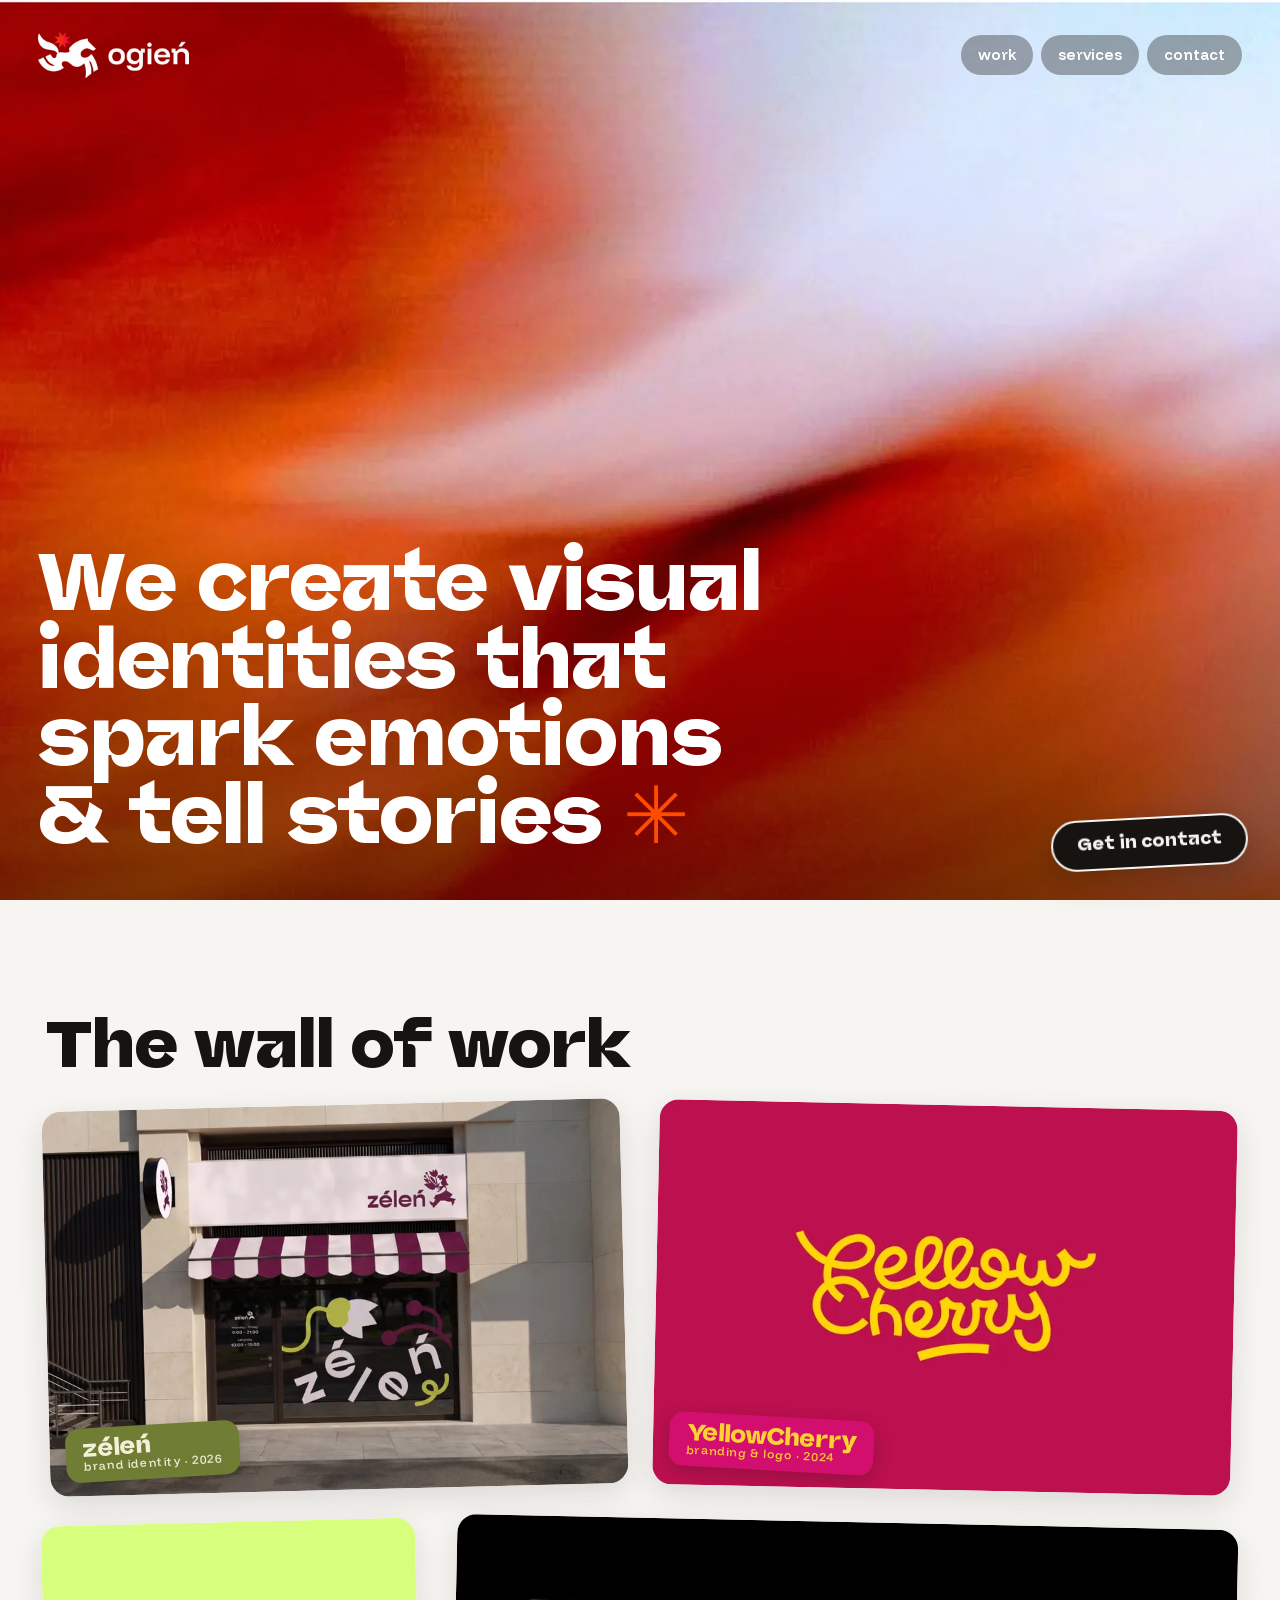
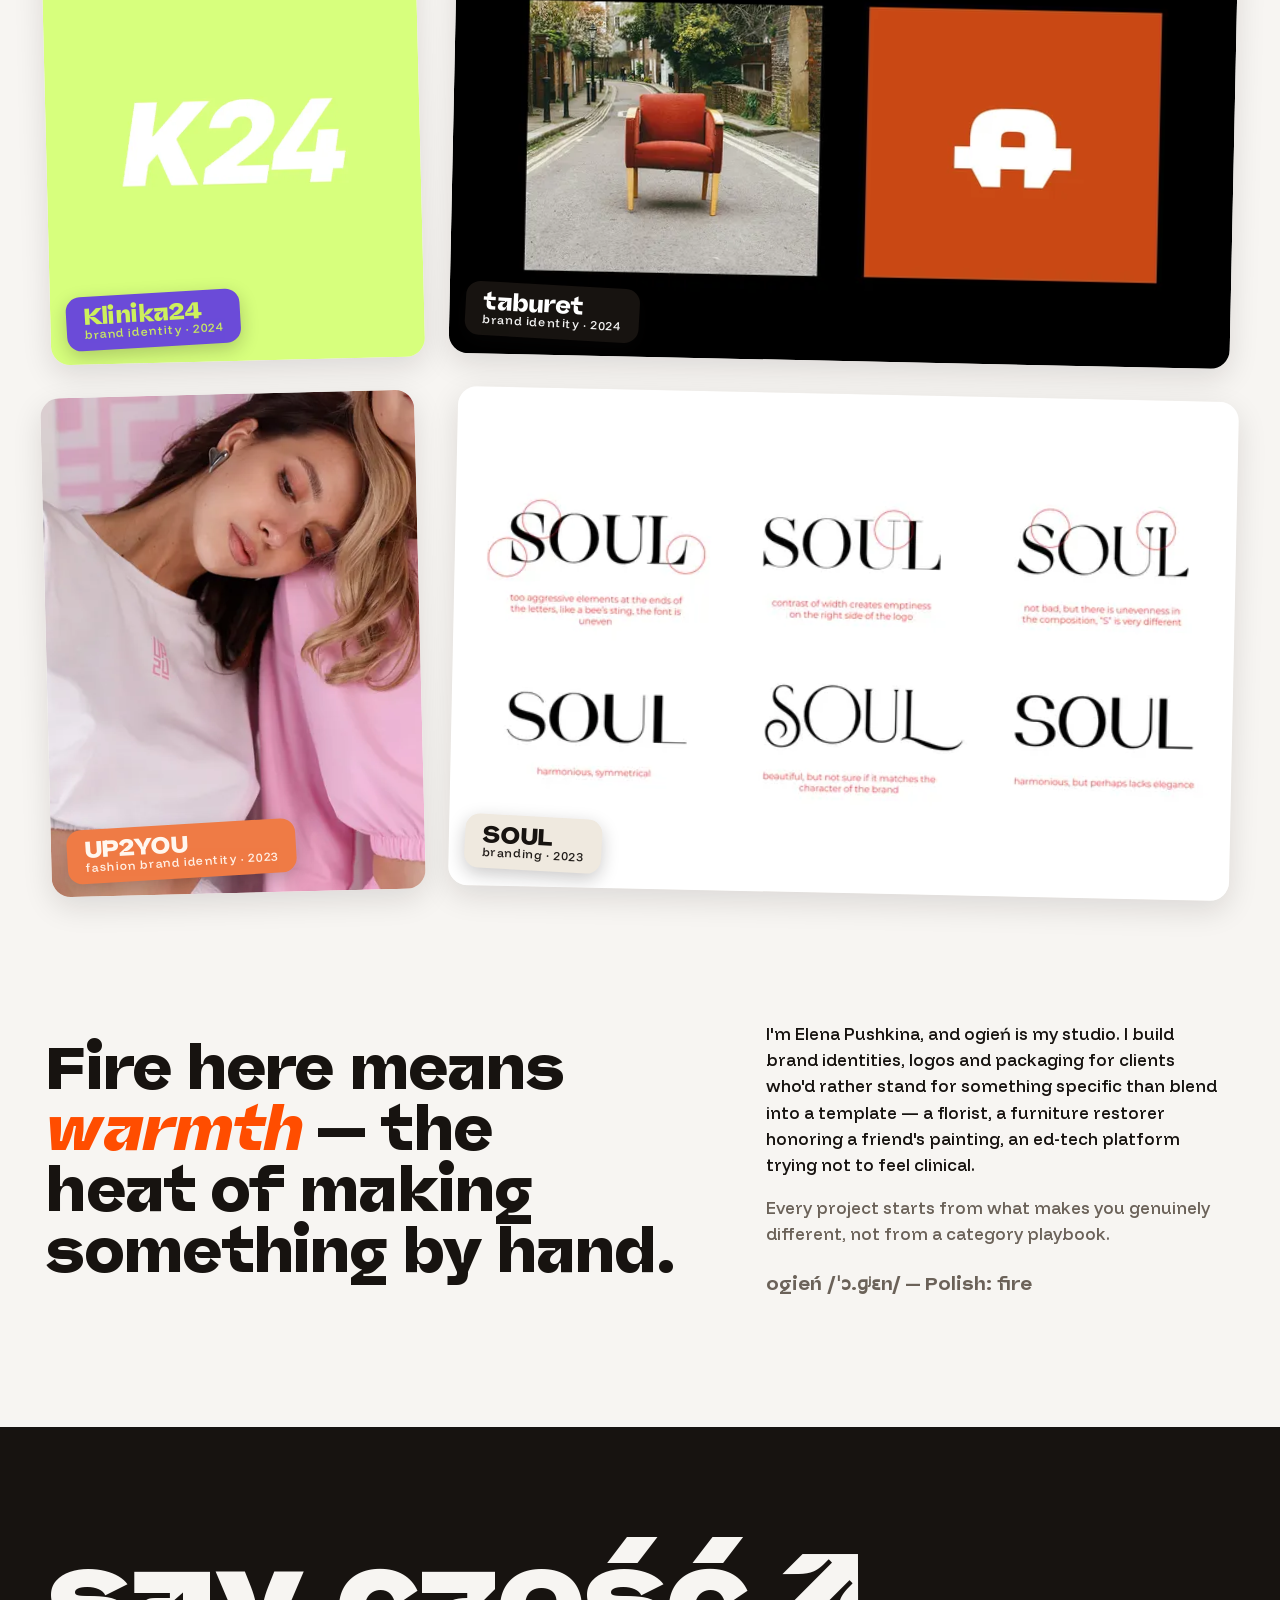
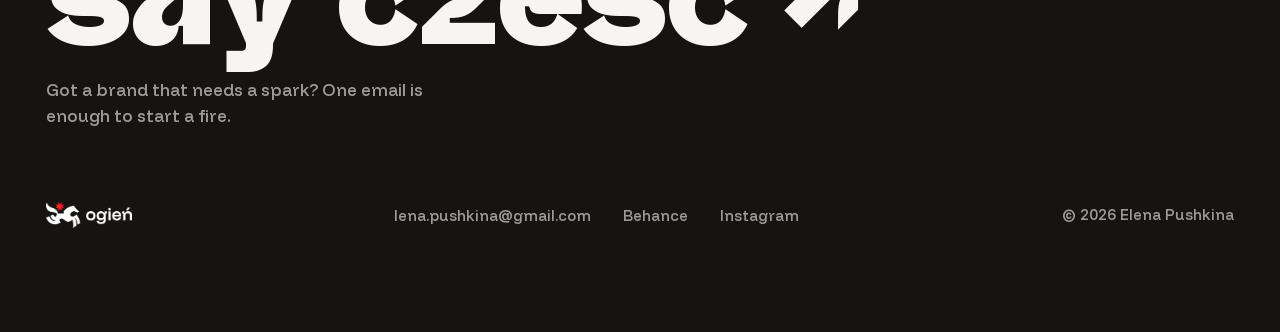
<file: design/index.html>
<!DOCTYPE html><html lang="en" data-astro-cid-z4jru4n3><head><meta charset="utf-8"><link rel="icon" type="image/svg+xml" href="/design/favicon.svg"><meta name="viewport" content="width=device-width, initial-scale=1"><meta name="generator" content="Astro v7.0.6"><link rel="canonical" href="https://ogien.design/design/"><title>ogień — Elena Pushkina, design studio</title><meta name="description" content="Brand identity, logo design, and packaging by Elena Pushkina. Visual identities that spark emotion and tell a story."><meta property="og:type" content="website"><meta property="og:url" content="https://ogien.design/design/"><meta property="og:title" content="ogień — Elena Pushkina, design studio"><meta property="og:description" content="Brand identity, logo design, and packaging by Elena Pushkina. Visual identities that spark emotion and tell a story."><meta name="twitter:card" content="summary_large_image"><meta name="twitter:title" content="ogień — Elena Pushkina, design studio"><meta name="twitter:description" content="Brand identity, logo design, and packaging by Elena Pushkina. Visual identities that spark emotion and tell a story."><link rel="stylesheet" href="/design/_astro/Footer.C1gCU2X_.css"><style>.poster[data-astro-cid-udx3h3l6]{grid-column:span var(--span);border-radius:var(--radius-card);transform:rotate(var(--tilt));transition:transform .35s var(--ease-bounce), box-shadow .35s var(--ease-out-quart);display:block;position:relative;overflow:hidden;box-shadow:0 10px 30px #1713101f}.poster[data-astro-cid-udx3h3l6] img{object-fit:cover;width:100%;height:100%;aspect-ratio:var(--ar)}.poster[data-astro-cid-udx3h3l6]:hover,.poster[data-astro-cid-udx3h3l6]:focus-visible{z-index:2;transform:rotate(0)scale(1.025);box-shadow:0 22px 50px #17131033}.sticker[data-astro-cid-udx3h3l6]{transform:rotate(var(--tag-tilt));background:var(--sticker-bg);color:var(--sticker-fg);font-family:var(--font-display);border-radius:.9rem;flex-direction:column;padding:.5rem 1.1rem .6rem;font-size:clamp(1.125rem,1.8vw,1.625rem);font-weight:700;line-height:1.05;display:inline-flex;position:absolute;bottom:1rem;left:1rem;box-shadow:0 6px 18px #17131038}.sticker[data-astro-cid-udx3h3l6] small[data-astro-cid-udx3h3l6]{font-family:var(--font-body);letter-spacing:.05em;opacity:.95;font-size:.75rem;font-weight:500}@media (prefers-reduced-motion:no-preference){.poster[data-astro-cid-udx3h3l6][data-reveal].is-visible{transform:rotate(var(--tilt));transition:transform .35s var(--ease-bounce), box-shadow .35s var(--ease-out-quart), opacity .7s var(--ease-out-quart)}.poster[data-astro-cid-udx3h3l6][data-reveal].is-visible:hover,.poster[data-astro-cid-udx3h3l6][data-reveal].is-visible:focus-visible{transform:rotate(0)scale(1.025)}}@media (width<=47rem){.poster[data-astro-cid-udx3h3l6]{grid-column:span var(--span-m)}}.hero[data-astro-cid-lcdefpme]{height:100svh;min-height:36rem;position:relative;overflow:hidden}.hero[data-astro-cid-lcdefpme] .hero-image{object-fit:cover;object-position:50% 38%;transform-origin:top;width:100%;height:100%;position:absolute;inset:0;transform:scale(1.12)}.hero-scrim[data-astro-cid-lcdefpme]{background:linear-gradient(#0000 30%,#1806020d 52%,#1806028c);position:absolute;inset:0}.hero[data-astro-cid-lcdefpme] h1[data-astro-cid-lcdefpme]{z-index:2;color:#fff;max-width:17ch;font-size:clamp(2.375rem,6.2vw,6rem);font-weight:700;line-height:.98;position:absolute;bottom:clamp(1.75rem,5vh,3.75rem);left:clamp(1.25rem,3vw,2.5rem);right:clamp(1.25rem,3vw,2.5rem)}.hero[data-astro-cid-lcdefpme] h1[data-astro-cid-lcdefpme] .star[data-astro-cid-lcdefpme]{color:var(--ember);font-weight:500}.work[data-astro-cid-lcdefpme]{padding-block-start:clamp(4rem,9vw,7rem)}.work[data-astro-cid-lcdefpme] h2[data-astro-cid-lcdefpme]{margin-bottom:clamp(1rem,2.5vw,1.75rem);font-size:clamp(2.25rem,5vw,4.25rem);font-weight:750}.wall[data-astro-cid-lcdefpme]{grid-template-columns:repeat(6,1fr);gap:clamp(1rem,2.5vw,2rem);display:grid}.about[data-astro-cid-lcdefpme]{grid-template-columns:minmax(0,1.4fr) minmax(0,1fr);align-items:center;gap:clamp(2rem,5vw,4rem);padding-block-start:clamp(4rem,10vw,8rem);display:grid}.about[data-astro-cid-lcdefpme] h2[data-astro-cid-lcdefpme]{max-width:18ch;font-size:clamp(2rem,4.6vw,4rem);font-weight:720;line-height:1.04}.about[data-astro-cid-lcdefpme] h2[data-astro-cid-lcdefpme] em[data-astro-cid-lcdefpme]{font-variation-settings:"ital" 12;color:var(--ember);font-style:normal}.copy[data-astro-cid-lcdefpme]{gap:var(--space-sm);max-width:46ch;display:grid}.copy[data-astro-cid-lcdefpme] p[data-astro-cid-lcdefpme]+p[data-astro-cid-lcdefpme]{color:var(--smoke)}.pron[data-astro-cid-lcdefpme]{margin-top:var(--space-2xs);font-family:var(--font-display);color:var(--ink);font-size:1.125rem;font-weight:600}@media (width<=47rem){.wall[data-astro-cid-lcdefpme]{grid-template-columns:1fr 1fr}.about[data-astro-cid-lcdefpme]{grid-template-columns:1fr}}
</style></head><body data-astro-cid-z4jru4n3><main data-astro-cid-lcdefpme><section class="hero" data-astro-cid-lcdefpme><img src="/design/_astro/hero-fire.D3QmpRmJ_Z1QPl75.webp" srcset="/design/_astro/hero-fire.D3QmpRmJ_ZOpWo9.webp 768w, /design/_astro/hero-fire.D3QmpRmJ_ZxyBR5.webp 1200w, /design/_astro/hero-fire.D3QmpRmJ_wGMJ0.webp 1920w, /design/_astro/hero-fire.D3QmpRmJ_Z1Bk5Xc.webp 2600w" alt role="presentation" sizes="100vw" data-astro-cid-lcdefpme="true" loading="eager" decoding="sync" fetchpriority="high" width="3129" height="1754" class="hero-image"><div class="hero-scrim" data-astro-cid-lcdefpme></div><header class="nav overlay" data-astro-cid-wpvy4v7s><div class="nav-inner" data-astro-cid-wpvy4v7s><a href="/design" class="brand" aria-label="ogień — home" data-astro-cid-wpvy4v7s><img src="/design/_astro/logo-lockup-white.Bmr6O0op_Z1yFMCf.webp" srcset="/design/_astro/logo-lockup-white.Bmr6O0op_1bBJt0.webp 220w, /design/_astro/logo-lockup-white.Bmr6O0op_1nymp9.webp 320w" alt="ogień" sizes="(min-width: 640px) 220px, 160px" data-astro-cid-wpvy4v7s="true" loading="eager" decoding="sync" fetchpriority="high" width="1775" height="544"></a><nav aria-label="Primary" data-astro-cid-wpvy4v7s><ul data-astro-cid-wpvy4v7s><li data-astro-cid-wpvy4v7s><a href="/design/#work" data-astro-cid-wpvy4v7s>work</a></li><li data-astro-cid-wpvy4v7s><a href="/design/services" data-astro-cid-wpvy4v7s>services</a></li><li data-astro-cid-wpvy4v7s><a href="/design/contact" data-astro-cid-wpvy4v7s>contact</a></li></ul></nav></div></header><h1 data-astro-cid-lcdefpme>We create visual identities that spark emotions &amp; tell stories <span class="star" data-astro-cid-lcdefpme>✳</span></h1></section><section id="work" class="work container" data-astro-cid-lcdefpme><h2 data-reveal data-astro-cid-lcdefpme>The wall of work</h2><div class="wall" data-astro-cid-lcdefpme><a href="/design/work/zelen" class="poster" style="--span: 3; --span-m: 2; --ar: 3 / 2; --tilt: -1.4deg; --tag-tilt: -2deg; --sticker-bg: #6f7d35; --sticker-fg: #f3f0d8;" data-reveal data-reveal-delay="1" data-astro-cid-udx3h3l6><img src="/design/_astro/storefront.Cd8LzUOQ_Z1HBWx4.webp" srcset="/design/_astro/storefront.Cd8LzUOQ_SzQ07.webp 480w, /design/_astro/storefront.Cd8LzUOQ_2sY7x9.webp 800w, /design/_astro/storefront.Cd8LzUOQ_ZTksmD.webp 1200w, /design/_astro/storefront.Cd8LzUOQ_1yJBmG.webp 1600w" alt="zéleń storefront with striped awning and hand-painted lettering" sizes="(min-width: 64rem) 60vw, 100vw" loading="eager" data-astro-cid-udx3h3l6="true" decoding="async" width="2400" height="1605"><span class="sticker" data-astro-cid-udx3h3l6>zéleń<small data-astro-cid-udx3h3l6>brand identity · 2026</small></span></a><a href="/design/work/yellowcherry" class="poster" style="--span: 3; --span-m: 2; --ar: 5 / 3; --tilt: 1.2deg; --tag-tilt: 2deg; --sticker-bg: #d20f6e; --sticker-fg: #ffd233;" data-reveal data-reveal-delay="2" data-astro-cid-udx3h3l6><img src="/design/_astro/wordmark.DN5FjMAQ_2g4r1p.webp" srcset="/design/_astro/wordmark.DN5FjMAQ_Z16mbBE.webp 480w, /design/_astro/wordmark.DN5FjMAQ_ZT9yfs.webp 800w, /design/_astro/wordmark.DN5FjMAQ_3R08h.webp 1200w, /design/_astro/wordmark.DN5FjMAQ_1BO5EC.webp 1600w" alt="YellowCherry hand-lettered wordmark in yellow on magenta" sizes="(min-width: 64rem) 60vw, 100vw" loading="eager" data-astro-cid-udx3h3l6="true" decoding="async" width="1769" height="1060"><span class="sticker" data-astro-cid-udx3h3l6>YellowCherry<small data-astro-cid-udx3h3l6>branding &amp; logo · 2024</small></span></a><a href="/design/work/klinika24" class="poster" style="--span: 2; --span-m: 1; --ar: 1; --tilt: -1.4deg; --tag-tilt: -2deg; --sticker-bg: #6b4bd8; --sticker-fg: #cdf05c;" data-reveal data-reveal-delay="3" data-astro-cid-udx3h3l6><img src="/design/_astro/monogram-lime.DTuu3PE4_Z2rxt8V.webp" srcset="/design/_astro/monogram-lime.DTuu3PE4_2v3Dtm.webp 480w, /design/_astro/monogram-lime.DTuu3PE4_Z2tI8yJ.webp 800w, /design/_astro/monogram-lime.DTuu3PE4_1WzU5N.webp 1200w, /design/_astro/monogram-lime.DTuu3PE4_uyx4b.webp 1600w" alt="K24 monogram on lime green" sizes="(min-width: 64rem) 60vw, 100vw" loading="lazy" data-astro-cid-udx3h3l6="true" decoding="async" width="2400" height="2400"><span class="sticker" data-astro-cid-udx3h3l6>Klinika24<small data-astro-cid-udx3h3l6>brand identity · 2024</small></span></a><a href="/design/work/taburet" class="poster" style="--span: 4; --span-m: 2; --ar: 16 / 9; --tilt: 1.2deg; --tag-tilt: 2deg; --sticker-bg: #171310; --sticker-fg: #ffffff;" data-reveal data-reveal-delay="1" data-astro-cid-udx3h3l6><img src="/design/_astro/chair-icon.DL08Go15_2mxSTJ.webp" srcset="/design/_astro/chair-icon.DL08Go15_yAwKY.webp 480w, /design/_astro/chair-icon.DL08Go15_Z1GUHqO.webp 800w, /design/_astro/chair-icon.DL08Go15_ZxzxBr.webp 1200w, /design/_astro/chair-icon.DL08Go15_Z166W0T.webp 1600w" alt="Restored chair on a city street beside the taburet icon" sizes="(min-width: 64rem) 60vw, 100vw" loading="lazy" data-astro-cid-udx3h3l6="true" decoding="async" width="1920" height="1050"><span class="sticker" data-astro-cid-udx3h3l6>taburet<small data-astro-cid-udx3h3l6>brand identity · 2024</small></span></a><a href="/design/work/up2you" class="poster" style="--span: 2; --span-m: 1; --ar: 3 / 4; --tilt: -1.4deg; --tag-tilt: -2deg; --sticker-bg: #ef7b45; --sticker-fg: #fff7ef;" data-reveal data-reveal-delay="2" data-astro-cid-udx3h3l6><img src="/design/_astro/duo-tees.BrfA4NMt_1gSRkQ.webp" srcset="/design/_astro/duo-tees.BrfA4NMt_VYGtU.webp 480w, /design/_astro/duo-tees.BrfA4NMt_ZFL7No.webp 800w, /design/_astro/duo-tees.BrfA4NMt_Z1am207.webp 1200w, /design/_astro/duo-tees.BrfA4NMt_Z1lwCHX.webp 1600w" alt="Two models wearing UP2YOU oversized tees" sizes="(min-width: 64rem) 60vw, 100vw" loading="lazy" data-astro-cid-udx3h3l6="true" decoding="async" width="2400" height="1600"><span class="sticker" data-astro-cid-udx3h3l6>UP2YOU<small data-astro-cid-udx3h3l6>fashion brand identity · 2023</small></span></a><a href="/design/work/soul" class="poster" style="--span: 4; --span-m: 2; --ar: 5 / 3; --tilt: 1.2deg; --tag-tilt: 2deg; --sticker-bg: #efe9df; --sticker-fg: #171310;" data-reveal data-reveal-delay="3" data-astro-cid-udx3h3l6><img src="/design/_astro/logotype-grid.DhL4VxgS_Zp8fmO.webp" srcset="/design/_astro/logotype-grid.DhL4VxgS_1kH7Jd.webp 480w, /design/_astro/logotype-grid.DhL4VxgS_Z1f9jxm.webp 800w, /design/_astro/logotype-grid.DhL4VxgS_Z20ORsj.webp 1200w, /design/_astro/logotype-grid.DhL4VxgS_RETiB.webp 1600w" alt="SOUL wordmark shown in six lockup variations" sizes="(min-width: 64rem) 60vw, 100vw" loading="lazy" data-astro-cid-udx3h3l6="true" decoding="async" width="2400" height="1240"><span class="sticker" data-astro-cid-udx3h3l6>SOUL<small data-astro-cid-udx3h3l6>branding · 2023</small></span></a></div></section><section class="about container" data-astro-cid-lcdefpme><h2 data-reveal data-astro-cid-lcdefpme>Fire here means <em data-astro-cid-lcdefpme>warmth</em> — the heat of making something by hand.</h2><div class="copy" data-reveal data-reveal-delay="1" data-astro-cid-lcdefpme><p data-astro-cid-lcdefpme>I'm Elena Pushkina, and ogień is my studio. I build brand identities, logos and packaging for clients who'd rather stand for something specific than blend into a template — a florist, a furniture restorer honoring a friend's painting, an ed-tech platform trying not to feel clinical.</p><p data-astro-cid-lcdefpme>Every project starts from what makes you genuinely different, not from a category playbook.</p><p class="pron" data-astro-cid-lcdefpme>ogień /ˈɔ.ɡʲɛɲ/ — Polish: fire</p></div></section></main><footer class="site-footer" data-astro-cid-jo6i4kqk><a class="czesc" href="mailto:lena.pushkina@gmail.com" data-astro-cid-jo6i4kqk>say cześć&nbsp;↗</a><p class="note" data-astro-cid-jo6i4kqk>Got a brand that needs a spark? One email is enough to start a fire.</p><div class="base" data-astro-cid-jo6i4kqk><img src="/design/_astro/logo-lockup-white.Bmr6O0op_Z1yFMCf.webp" srcset="/design/_astro/logo-lockup-white.Bmr6O0op_1bBJt0.webp 220w" alt="ogień" sizes="220px" data-astro-cid-jo6i4kqk="true" loading="lazy" decoding="async" width="1775" height="544" class="lockup"><ul class="links" data-astro-cid-jo6i4kqk><li data-astro-cid-jo6i4kqk><a href="mailto:lena.pushkina@gmail.com" data-astro-cid-jo6i4kqk>lena.pushkina@gmail.com</a></li><li data-astro-cid-jo6i4kqk><a href="https://www.behance.net/pushkinadesigner" target="_blank" rel="noreferrer noopener" data-astro-cid-jo6i4kqk>Behance</a></li><li data-astro-cid-jo6i4kqk><a href="https://www.instagram.com/design.pushka/" target="_blank" rel="noreferrer noopener" data-astro-cid-jo6i4kqk>Instagram</a></li></ul><p class="meta" data-astro-cid-jo6i4kqk>&copy; 2026 Elena Pushkina</p></div></footer><a class="float-contact" href="/design/contact" data-astro-cid-z4jru4n3>Get in contact</a><script type="module">var e=new IntersectionObserver(t=>{for(let n of t)n.isIntersecting&&(n.target.classList.add(`is-visible`),e.unobserve(n.target))},{rootMargin:`0px 0px -10% 0px`,threshold:.1});document.querySelectorAll(`[data-reveal]`).forEach(t=>e.observe(t));</script></body></html>
</file>
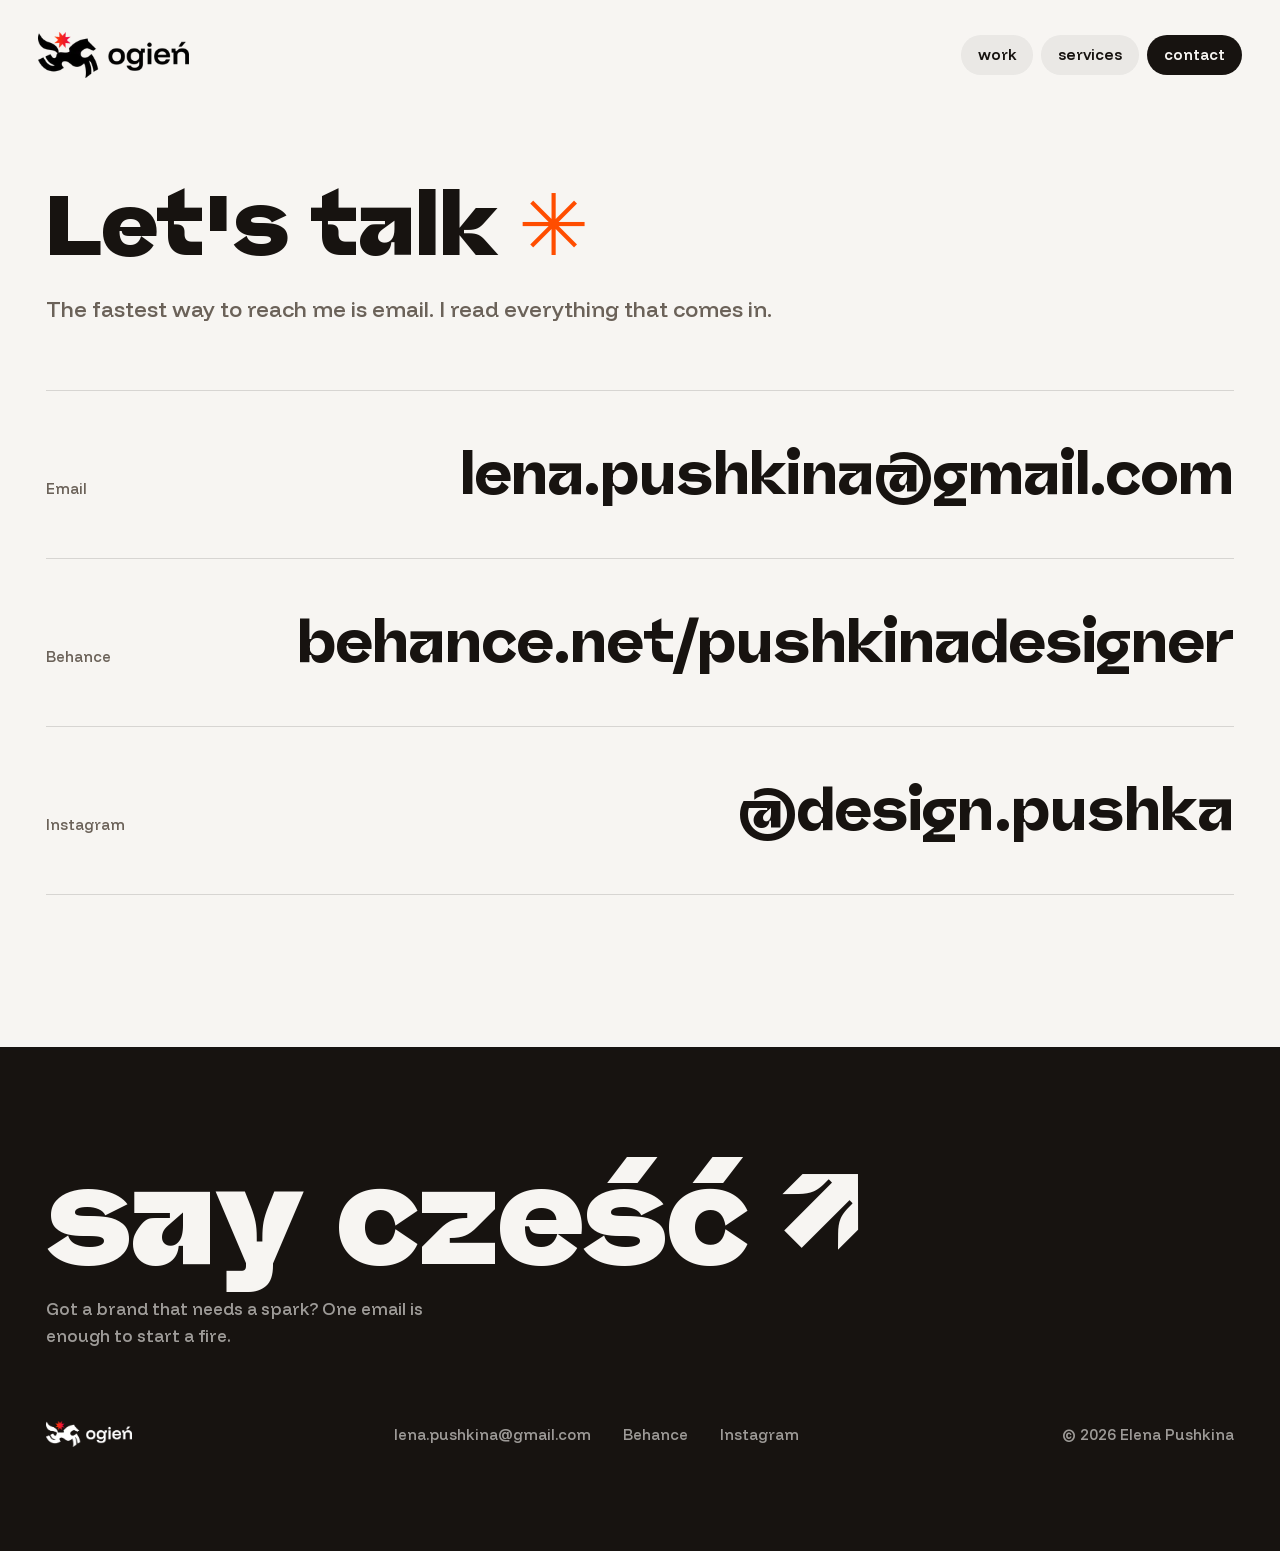
<file: design/contact/index.html>
<!DOCTYPE html><html lang="en" data-astro-cid-z4jru4n3><head><meta charset="utf-8"><link rel="icon" type="image/svg+xml" href="/design/favicon.svg"><meta name="viewport" content="width=device-width, initial-scale=1"><meta name="generator" content="Astro v7.0.6"><link rel="canonical" href="https://ogien.design/design/contact/"><title>Contact — ogień</title><meta name="description" content="Get in touch with Elena Pushkina, ogień design studio — email, Behance, Instagram."><meta property="og:type" content="website"><meta property="og:url" content="https://ogien.design/design/contact/"><meta property="og:title" content="Contact — ogień"><meta property="og:description" content="Get in touch with Elena Pushkina, ogień design studio — email, Behance, Instagram."><meta name="twitter:card" content="summary_large_image"><meta name="twitter:title" content="Contact — ogień"><meta name="twitter:description" content="Get in touch with Elena Pushkina, ogień design studio — email, Behance, Instagram."><link rel="stylesheet" href="/design/_astro/Footer.C1gCU2X_.css"><style>.page-hero[data-astro-cid-6bfsojfh]{padding-block-start:clamp(2rem,6vw,4.5rem);padding-block-end:var(--space-2xl)}.page-hero[data-astro-cid-6bfsojfh] h1[data-astro-cid-6bfsojfh]{font-weight:750;font-size:var(--text-display);margin-bottom:var(--space-md)}.page-hero[data-astro-cid-6bfsojfh] .star[data-astro-cid-6bfsojfh]{color:var(--ember);font-weight:500}.lead[data-astro-cid-6bfsojfh]{font-size:var(--text-lg);color:var(--smoke)}.links[data-astro-cid-6bfsojfh]{padding-block-end:var(--space-md)}.links[data-astro-cid-6bfsojfh] ul[data-astro-cid-6bfsojfh]{margin:0;padding:0;list-style:none}.links[data-astro-cid-6bfsojfh] li[data-astro-cid-6bfsojfh]{border-top:1px solid var(--border-hairline)}.links[data-astro-cid-6bfsojfh] li[data-astro-cid-6bfsojfh]:last-child{border-bottom:1px solid var(--border-hairline)}.links[data-astro-cid-6bfsojfh] a[data-astro-cid-6bfsojfh]{justify-content:space-between;align-items:baseline;gap:var(--space-md);color:var(--ink);transition:color .2s var(--ease-out-quart);padding-block:clamp(1.5rem,4vw,2.5rem);text-decoration:none;display:flex}.links[data-astro-cid-6bfsojfh] a[data-astro-cid-6bfsojfh]:hover,.links[data-astro-cid-6bfsojfh] a[data-astro-cid-6bfsojfh]:focus-visible{color:var(--ember)}.link-label[data-astro-cid-6bfsojfh]{font-size:var(--text-sm);color:var(--smoke)}.link-value[data-astro-cid-6bfsojfh]{font-family:var(--font-display);font-weight:650;font-size:var(--text-2xl);overflow-wrap:anywhere}@media (width<=40rem){.links[data-astro-cid-6bfsojfh] a[data-astro-cid-6bfsojfh]{gap:var(--space-2xs);flex-direction:column}.link-value[data-astro-cid-6bfsojfh]{font-size:var(--text-lg)}}
</style></head><body data-astro-cid-z4jru4n3><header class="nav solid" data-astro-cid-wpvy4v7s><div class="nav-inner" data-astro-cid-wpvy4v7s><a href="/design" class="brand" aria-label="ogień — home" data-astro-cid-wpvy4v7s><img src="/design/_astro/logo-lockup-black.DSKNkNii_4s92K.webp" srcset="/design/_astro/logo-lockup-black.DSKNkNii_1SRmSt.webp 220w, /design/_astro/logo-lockup-black.DSKNkNii_25NYOC.webp 320w" alt="ogień" sizes="(min-width: 640px) 220px, 160px" data-astro-cid-wpvy4v7s="true" loading="eager" decoding="sync" fetchpriority="high" width="1775" height="544"></a><nav aria-label="Primary" data-astro-cid-wpvy4v7s><ul data-astro-cid-wpvy4v7s><li data-astro-cid-wpvy4v7s><a href="/design/#work" data-astro-cid-wpvy4v7s>work</a></li><li data-astro-cid-wpvy4v7s><a href="/design/services" data-astro-cid-wpvy4v7s>services</a></li><li data-astro-cid-wpvy4v7s><a href="/design/contact" aria-current="page" data-astro-cid-wpvy4v7s>contact</a></li></ul></nav></div></header><main data-astro-cid-6bfsojfh><header class="page-hero container" data-astro-cid-6bfsojfh><h1 data-reveal data-astro-cid-6bfsojfh>Let's talk <span class="star" data-astro-cid-6bfsojfh>✳</span></h1><p class="lead measure" data-reveal data-reveal-delay="1" data-astro-cid-6bfsojfh>The fastest way to reach me is email. I read everything that comes in.</p></header><section class="links container" data-astro-cid-6bfsojfh><ul data-astro-cid-6bfsojfh><li data-reveal data-reveal-delay="1" data-astro-cid-6bfsojfh><a href="mailto:lena.pushkina@gmail.com" data-astro-cid-6bfsojfh><span class="link-label" data-astro-cid-6bfsojfh>Email</span><span class="link-value" data-astro-cid-6bfsojfh>lena.pushkina@gmail.com</span></a></li><li data-reveal data-reveal-delay="2" data-astro-cid-6bfsojfh><a href="https://www.behance.net/pushkinadesigner" target="_blank" rel="noreferrer noopener" data-astro-cid-6bfsojfh><span class="link-label" data-astro-cid-6bfsojfh>Behance</span><span class="link-value" data-astro-cid-6bfsojfh>behance.net/pushkinadesigner</span></a></li><li data-reveal data-reveal-delay="3" data-astro-cid-6bfsojfh><a href="https://www.instagram.com/design.pushka/" target="_blank" rel="noreferrer noopener" data-astro-cid-6bfsojfh><span class="link-label" data-astro-cid-6bfsojfh>Instagram</span><span class="link-value" data-astro-cid-6bfsojfh>@design.pushka</span></a></li></ul></section></main><footer class="site-footer" data-astro-cid-jo6i4kqk><a class="czesc" href="mailto:lena.pushkina@gmail.com" data-astro-cid-jo6i4kqk>say cześć&nbsp;↗</a><p class="note" data-astro-cid-jo6i4kqk>Got a brand that needs a spark? One email is enough to start a fire.</p><div class="base" data-astro-cid-jo6i4kqk><img src="/design/_astro/logo-lockup-white.Bmr6O0op_Z1yFMCf.webp" srcset="/design/_astro/logo-lockup-white.Bmr6O0op_1bBJt0.webp 220w" alt="ogień" sizes="220px" data-astro-cid-jo6i4kqk="true" loading="lazy" decoding="async" width="1775" height="544" class="lockup"><ul class="links" data-astro-cid-jo6i4kqk><li data-astro-cid-jo6i4kqk><a href="mailto:lena.pushkina@gmail.com" data-astro-cid-jo6i4kqk>lena.pushkina@gmail.com</a></li><li data-astro-cid-jo6i4kqk><a href="https://www.behance.net/pushkinadesigner" target="_blank" rel="noreferrer noopener" data-astro-cid-jo6i4kqk>Behance</a></li><li data-astro-cid-jo6i4kqk><a href="https://www.instagram.com/design.pushka/" target="_blank" rel="noreferrer noopener" data-astro-cid-jo6i4kqk>Instagram</a></li></ul><p class="meta" data-astro-cid-jo6i4kqk>&copy; 2026 Elena Pushkina</p></div></footer><script type="module">var e=new IntersectionObserver(t=>{for(let n of t)n.isIntersecting&&(n.target.classList.add(`is-visible`),e.unobserve(n.target))},{rootMargin:`0px 0px -10% 0px`,threshold:.1});document.querySelectorAll(`[data-reveal]`).forEach(t=>e.observe(t));</script></body></html>
</file>
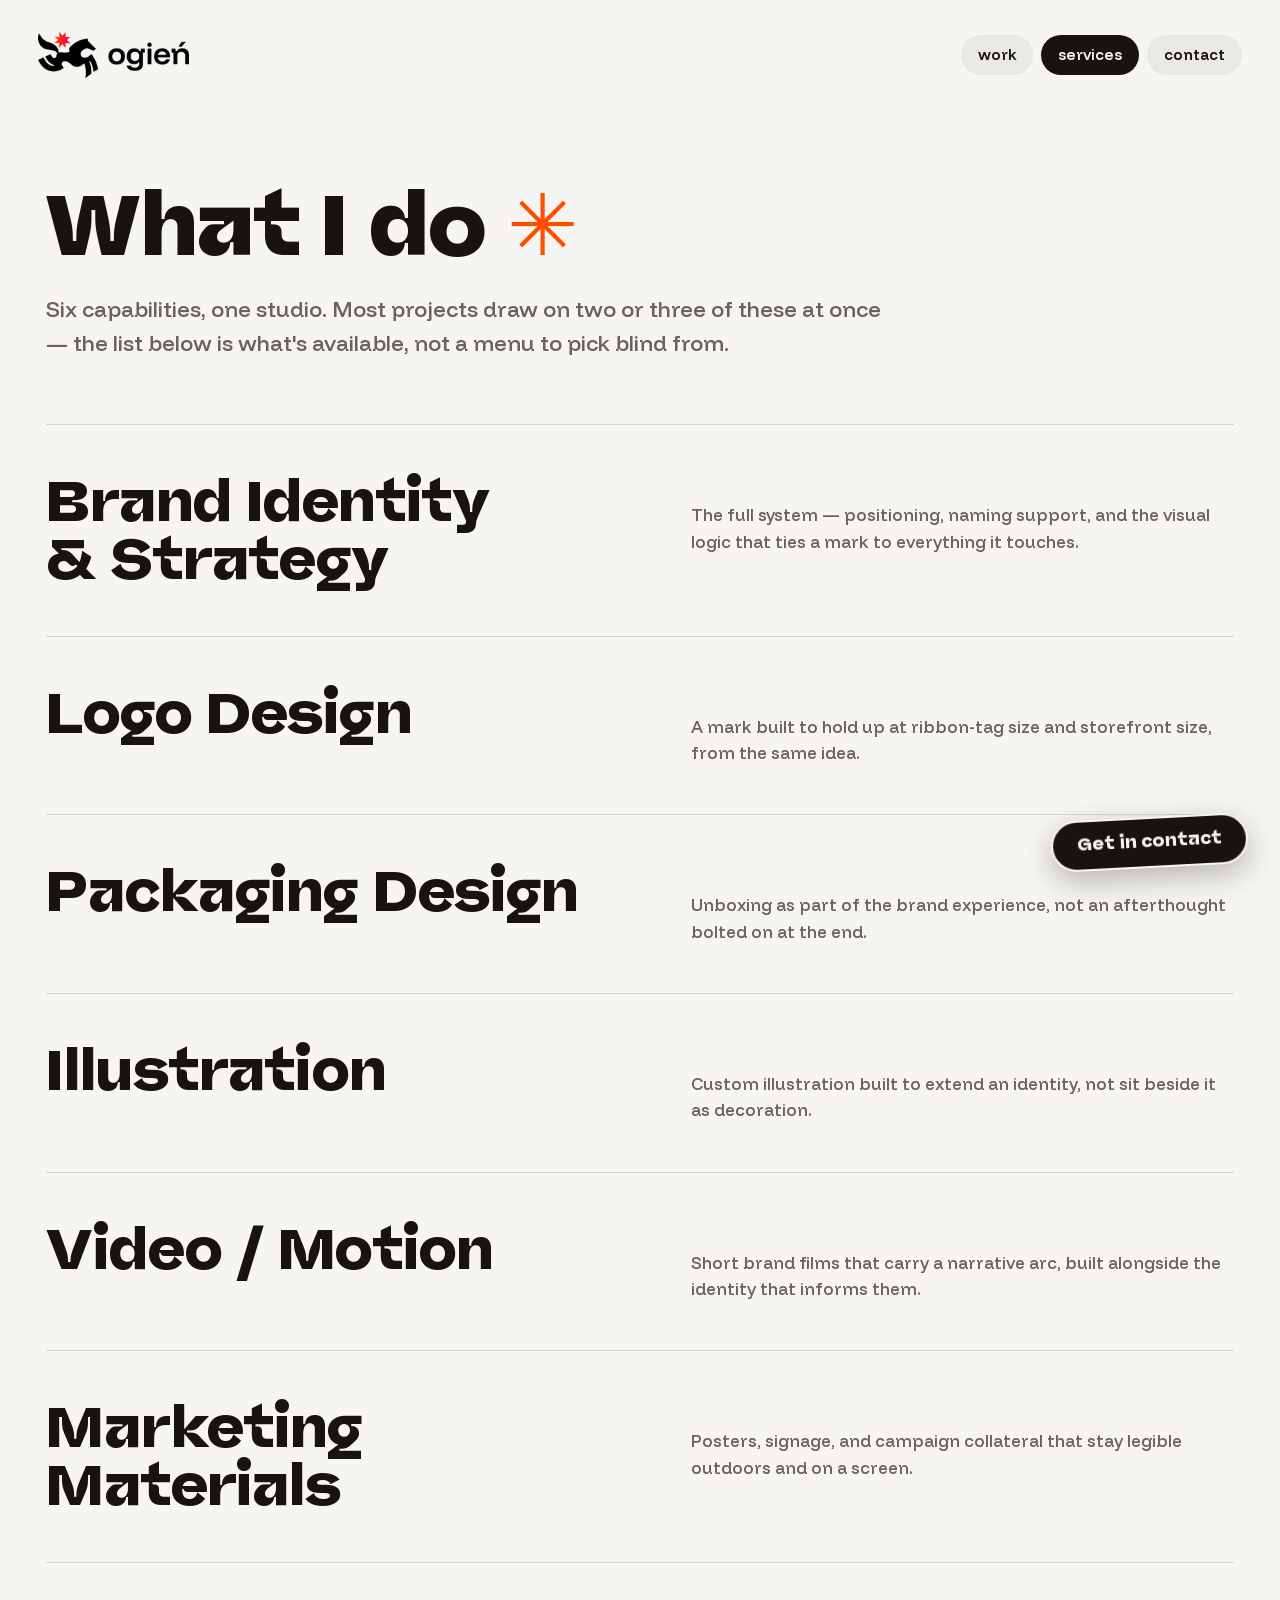
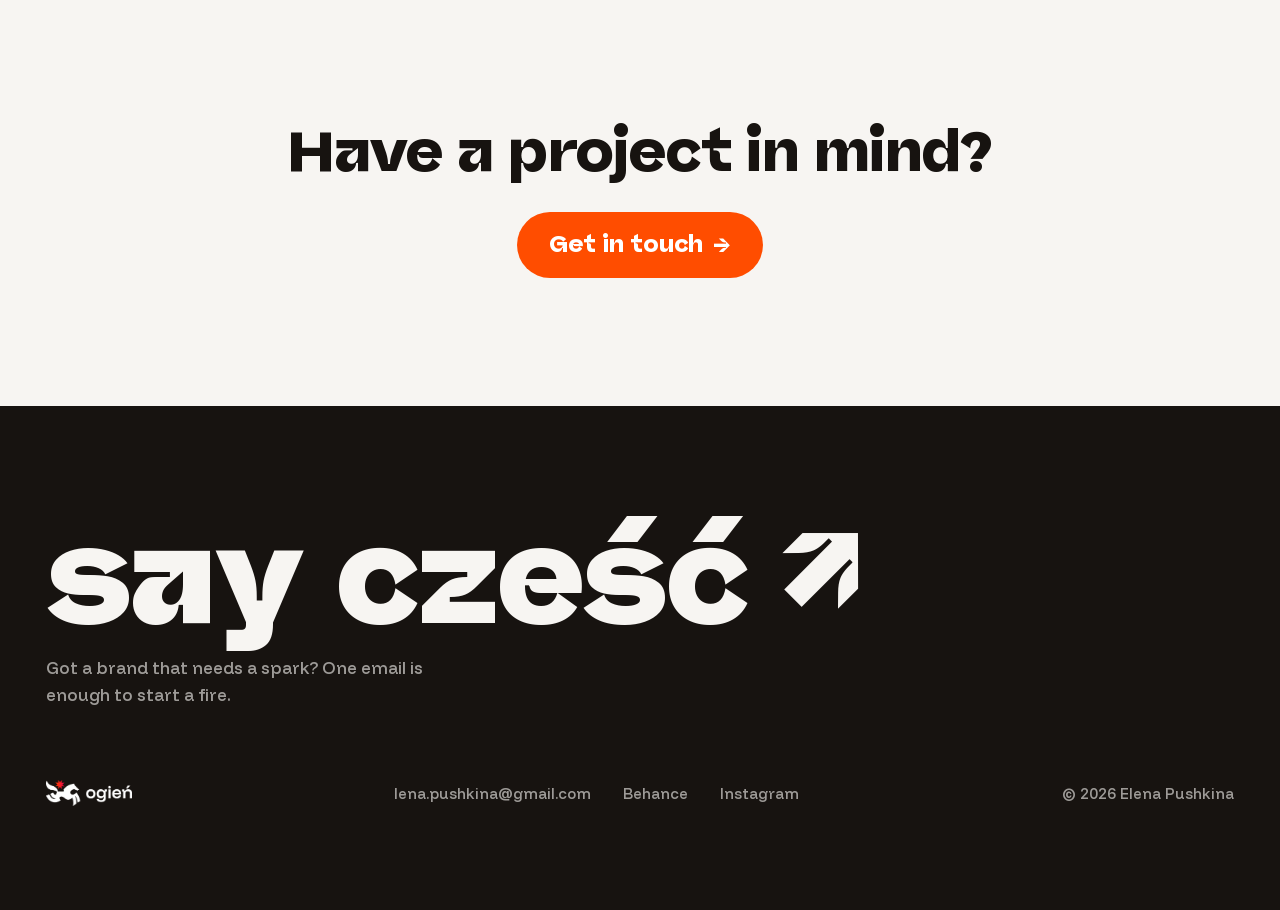
<file: design/services/index.html>
<!DOCTYPE html><html lang="en" data-astro-cid-z4jru4n3><head><meta charset="utf-8"><link rel="icon" type="image/svg+xml" href="/design/favicon.svg"><meta name="viewport" content="width=device-width, initial-scale=1"><meta name="generator" content="Astro v7.0.6"><link rel="canonical" href="https://ogien.design/design/services/"><title>Services — ogień</title><meta name="description" content="Brand identity, logo design, packaging, illustration, motion, and marketing materials — Elena Pushkina, ogień design studio."><meta property="og:type" content="website"><meta property="og:url" content="https://ogien.design/design/services/"><meta property="og:title" content="Services — ogień"><meta property="og:description" content="Brand identity, logo design, packaging, illustration, motion, and marketing materials — Elena Pushkina, ogień design studio."><meta name="twitter:card" content="summary_large_image"><meta name="twitter:title" content="Services — ogień"><meta name="twitter:description" content="Brand identity, logo design, packaging, illustration, motion, and marketing materials — Elena Pushkina, ogień design studio."><link rel="stylesheet" href="/design/_astro/Footer.C1gCU2X_.css"><style>.page-hero[data-astro-cid-lnthwwyx]{padding-block-start:clamp(2rem,6vw,4.5rem);padding-block-end:var(--space-2xl)}.page-hero[data-astro-cid-lnthwwyx] h1[data-astro-cid-lnthwwyx]{font-weight:750;font-size:var(--text-display);margin-bottom:var(--space-md)}.page-hero[data-astro-cid-lnthwwyx] .star[data-astro-cid-lnthwwyx]{color:var(--ember);font-weight:500}.lead[data-astro-cid-lnthwwyx]{font-size:var(--text-lg);color:var(--smoke)}.services[data-astro-cid-lnthwwyx]{padding-block-end:var(--space-2xl)}.services[data-astro-cid-lnthwwyx] ul[data-astro-cid-lnthwwyx]{margin:0;padding:0;list-style:none}.services[data-astro-cid-lnthwwyx] li[data-astro-cid-lnthwwyx]{border-top:1px solid var(--border-hairline);gap:var(--space-xl);grid-template-columns:1.1fr 1fr;align-items:baseline;padding-block:clamp(1.75rem,4vw,3rem);display:grid}.services[data-astro-cid-lnthwwyx] li[data-astro-cid-lnthwwyx]:last-child{border-bottom:1px solid var(--border-hairline)}.services[data-astro-cid-lnthwwyx] h2[data-astro-cid-lnthwwyx]{font-weight:700;font-size:var(--text-2xl)}.services[data-astro-cid-lnthwwyx] p[data-astro-cid-lnthwwyx]{color:var(--smoke);font-size:var(--text-base)}.cta[data-astro-cid-lnthwwyx]{padding-block:var(--space-3xl) 0;text-align:center;align-items:center;gap:var(--space-lg);flex-direction:column;display:flex}.cta[data-astro-cid-lnthwwyx] h2[data-astro-cid-lnthwwyx]{font-size:var(--text-2xl)}.cta-link[data-astro-cid-lnthwwyx]{font-family:var(--font-display);font-weight:700;font-size:var(--text-lg);color:#fff;background:var(--ember);padding:var(--space-sm) var(--space-lg);transition:transform .25s var(--ease-bounce), background .25s var(--ease-out-quart);border-radius:999px;align-items:center;gap:.5em;text-decoration:none;display:inline-flex}.cta-link[data-astro-cid-lnthwwyx]:hover,.cta-link[data-astro-cid-lnthwwyx]:focus-visible{background:var(--ink);transform:rotate(-2deg)scale(1.04)}@media (width<=48rem){.services[data-astro-cid-lnthwwyx] li[data-astro-cid-lnthwwyx]{gap:var(--space-sm);grid-template-columns:1fr}}
</style></head><body data-astro-cid-z4jru4n3><header class="nav solid" data-astro-cid-wpvy4v7s><div class="nav-inner" data-astro-cid-wpvy4v7s><a href="/design" class="brand" aria-label="ogień — home" data-astro-cid-wpvy4v7s><img src="/design/_astro/logo-lockup-black.DSKNkNii_4s92K.webp" srcset="/design/_astro/logo-lockup-black.DSKNkNii_1SRmSt.webp 220w, /design/_astro/logo-lockup-black.DSKNkNii_25NYOC.webp 320w" alt="ogień" sizes="(min-width: 640px) 220px, 160px" data-astro-cid-wpvy4v7s="true" loading="eager" decoding="sync" fetchpriority="high" width="1775" height="544"></a><nav aria-label="Primary" data-astro-cid-wpvy4v7s><ul data-astro-cid-wpvy4v7s><li data-astro-cid-wpvy4v7s><a href="/design/#work" data-astro-cid-wpvy4v7s>work</a></li><li data-astro-cid-wpvy4v7s><a href="/design/services" aria-current="page" data-astro-cid-wpvy4v7s>services</a></li><li data-astro-cid-wpvy4v7s><a href="/design/contact" data-astro-cid-wpvy4v7s>contact</a></li></ul></nav></div></header><main data-astro-cid-lnthwwyx><header class="page-hero container" data-astro-cid-lnthwwyx><h1 data-reveal data-astro-cid-lnthwwyx>What I do <span class="star" data-astro-cid-lnthwwyx>✳</span></h1><p class="lead measure" data-reveal data-reveal-delay="1" data-astro-cid-lnthwwyx>Six capabilities, one studio. Most projects draw on two or three of these at once — the list below is what's available, not a menu to pick blind from.</p></header><section class="services container" data-astro-cid-lnthwwyx><ul data-astro-cid-lnthwwyx><li data-reveal data-reveal-delay="1" data-astro-cid-lnthwwyx><h2 data-astro-cid-lnthwwyx>Brand Identity &amp; Strategy</h2><p class="measure" data-astro-cid-lnthwwyx>The full system — positioning, naming support, and the visual logic that ties a mark to everything it touches.</p></li><li data-reveal data-reveal-delay="2" data-astro-cid-lnthwwyx><h2 data-astro-cid-lnthwwyx>Logo Design</h2><p class="measure" data-astro-cid-lnthwwyx>A mark built to hold up at ribbon-tag size and storefront size, from the same idea.</p></li><li data-reveal data-reveal-delay="3" data-astro-cid-lnthwwyx><h2 data-astro-cid-lnthwwyx>Packaging Design</h2><p class="measure" data-astro-cid-lnthwwyx>Unboxing as part of the brand experience, not an afterthought bolted on at the end.</p></li><li data-reveal data-reveal-delay="1" data-astro-cid-lnthwwyx><h2 data-astro-cid-lnthwwyx>Illustration</h2><p class="measure" data-astro-cid-lnthwwyx>Custom illustration built to extend an identity, not sit beside it as decoration.</p></li><li data-reveal data-reveal-delay="2" data-astro-cid-lnthwwyx><h2 data-astro-cid-lnthwwyx>Video / Motion</h2><p class="measure" data-astro-cid-lnthwwyx>Short brand films that carry a narrative arc, built alongside the identity that informs them.</p></li><li data-reveal data-reveal-delay="3" data-astro-cid-lnthwwyx><h2 data-astro-cid-lnthwwyx>Marketing Materials</h2><p class="measure" data-astro-cid-lnthwwyx>Posters, signage, and campaign collateral that stay legible outdoors and on a screen.</p></li></ul></section><section class="cta container" data-reveal data-astro-cid-lnthwwyx><h2 data-astro-cid-lnthwwyx>Have a project in mind?</h2><a href="/design/contact" class="cta-link" data-astro-cid-lnthwwyx>Get in touch <span aria-hidden="true" data-astro-cid-lnthwwyx>→</span></a></section></main><footer class="site-footer" data-astro-cid-jo6i4kqk><a class="czesc" href="mailto:lena.pushkina@gmail.com" data-astro-cid-jo6i4kqk>say cześć&nbsp;↗</a><p class="note" data-astro-cid-jo6i4kqk>Got a brand that needs a spark? One email is enough to start a fire.</p><div class="base" data-astro-cid-jo6i4kqk><img src="/design/_astro/logo-lockup-white.Bmr6O0op_Z1yFMCf.webp" srcset="/design/_astro/logo-lockup-white.Bmr6O0op_1bBJt0.webp 220w" alt="ogień" sizes="220px" data-astro-cid-jo6i4kqk="true" loading="lazy" decoding="async" width="1775" height="544" class="lockup"><ul class="links" data-astro-cid-jo6i4kqk><li data-astro-cid-jo6i4kqk><a href="mailto:lena.pushkina@gmail.com" data-astro-cid-jo6i4kqk>lena.pushkina@gmail.com</a></li><li data-astro-cid-jo6i4kqk><a href="https://www.behance.net/pushkinadesigner" target="_blank" rel="noreferrer noopener" data-astro-cid-jo6i4kqk>Behance</a></li><li data-astro-cid-jo6i4kqk><a href="https://www.instagram.com/design.pushka/" target="_blank" rel="noreferrer noopener" data-astro-cid-jo6i4kqk>Instagram</a></li></ul><p class="meta" data-astro-cid-jo6i4kqk>&copy; 2026 Elena Pushkina</p></div></footer><a class="float-contact" href="/design/contact" data-astro-cid-z4jru4n3>Get in contact</a><script type="module">var e=new IntersectionObserver(t=>{for(let n of t)n.isIntersecting&&(n.target.classList.add(`is-visible`),e.unobserve(n.target))},{rootMargin:`0px 0px -10% 0px`,threshold:.1});document.querySelectorAll(`[data-reveal]`).forEach(t=>e.observe(t));</script></body></html>
</file>
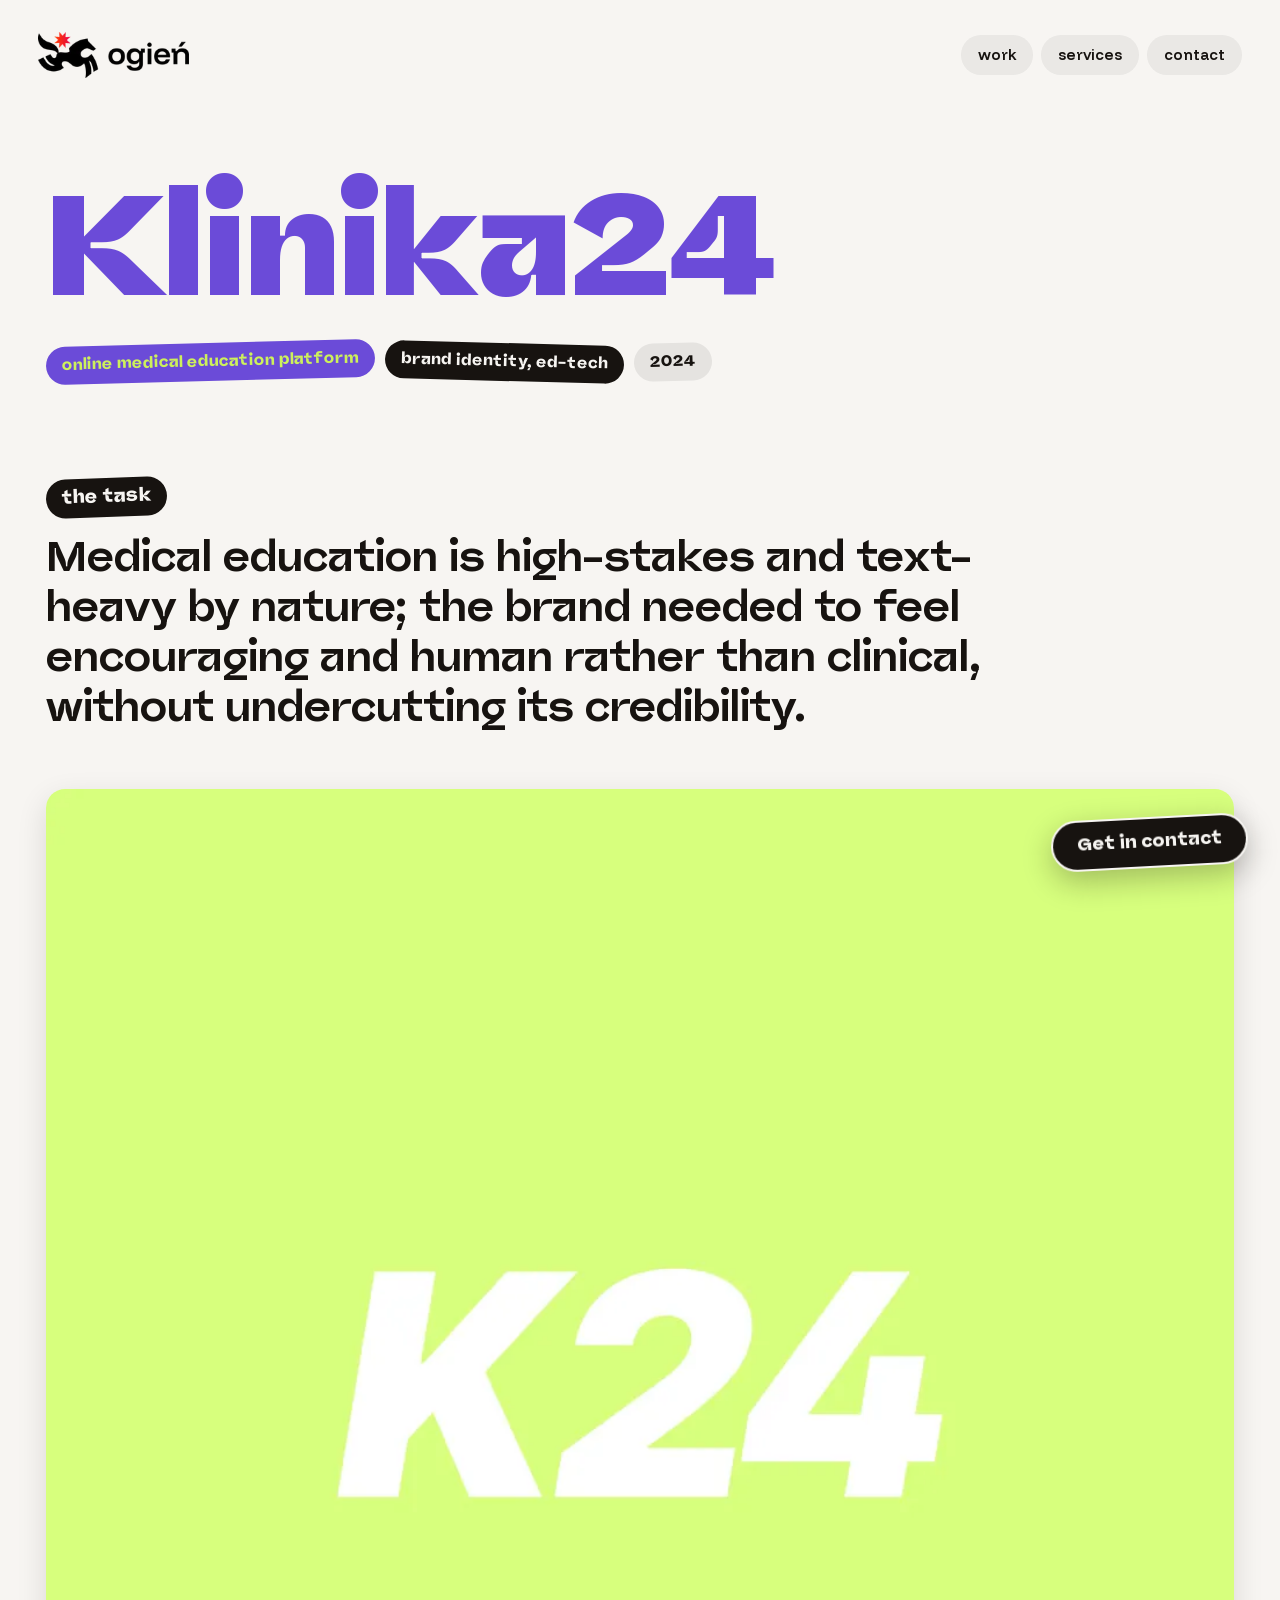
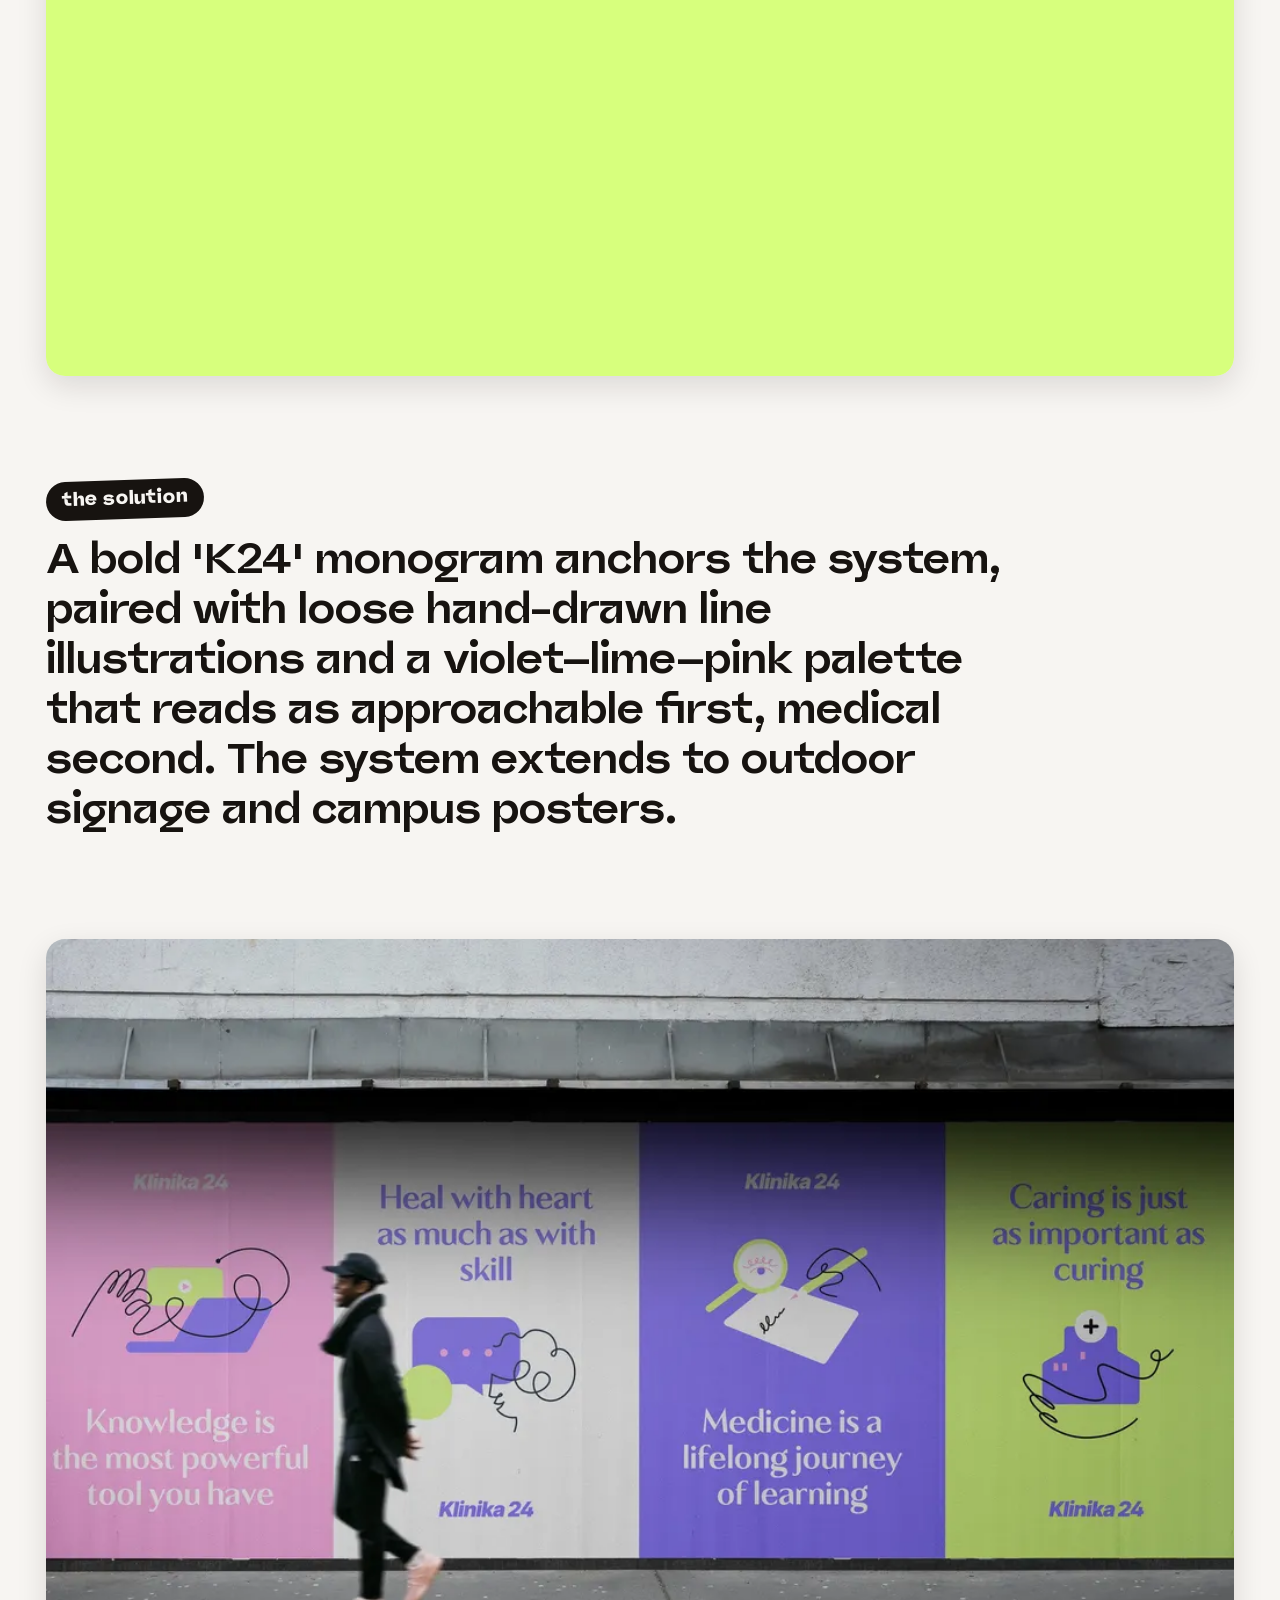
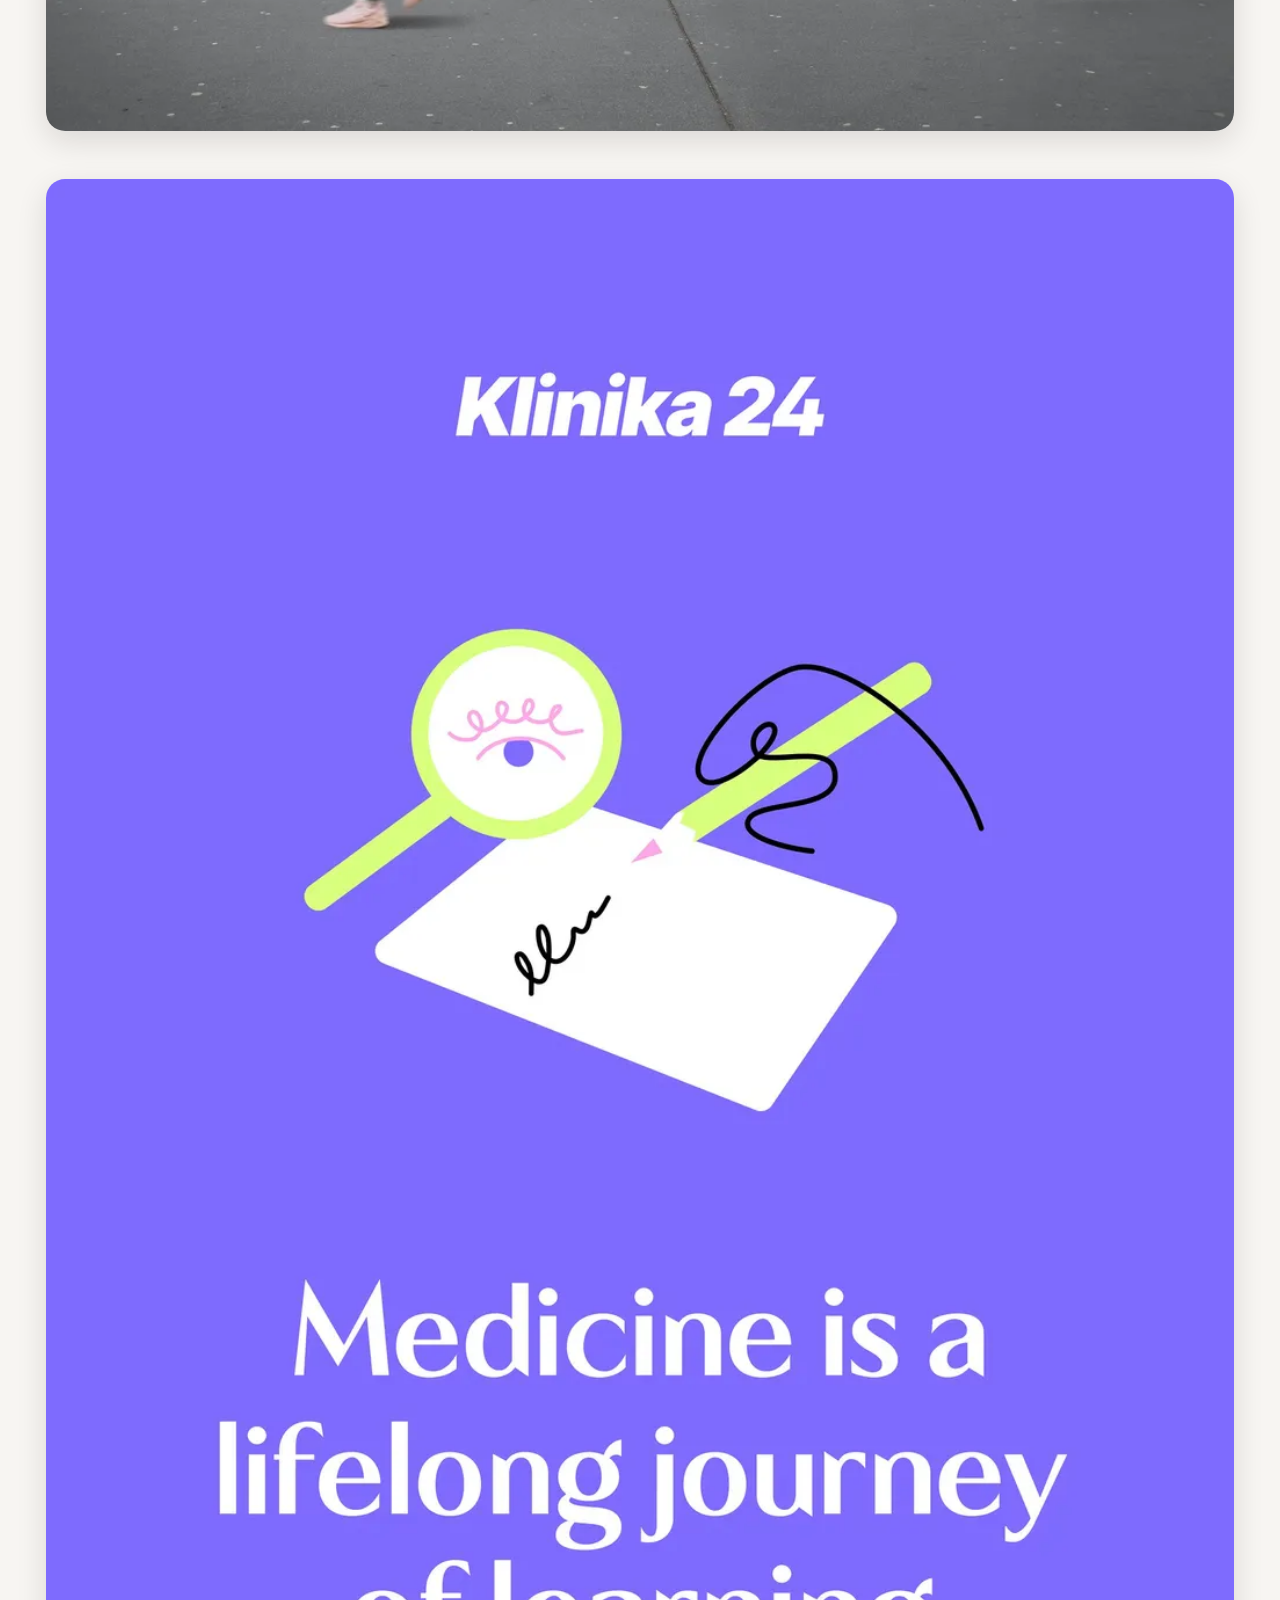
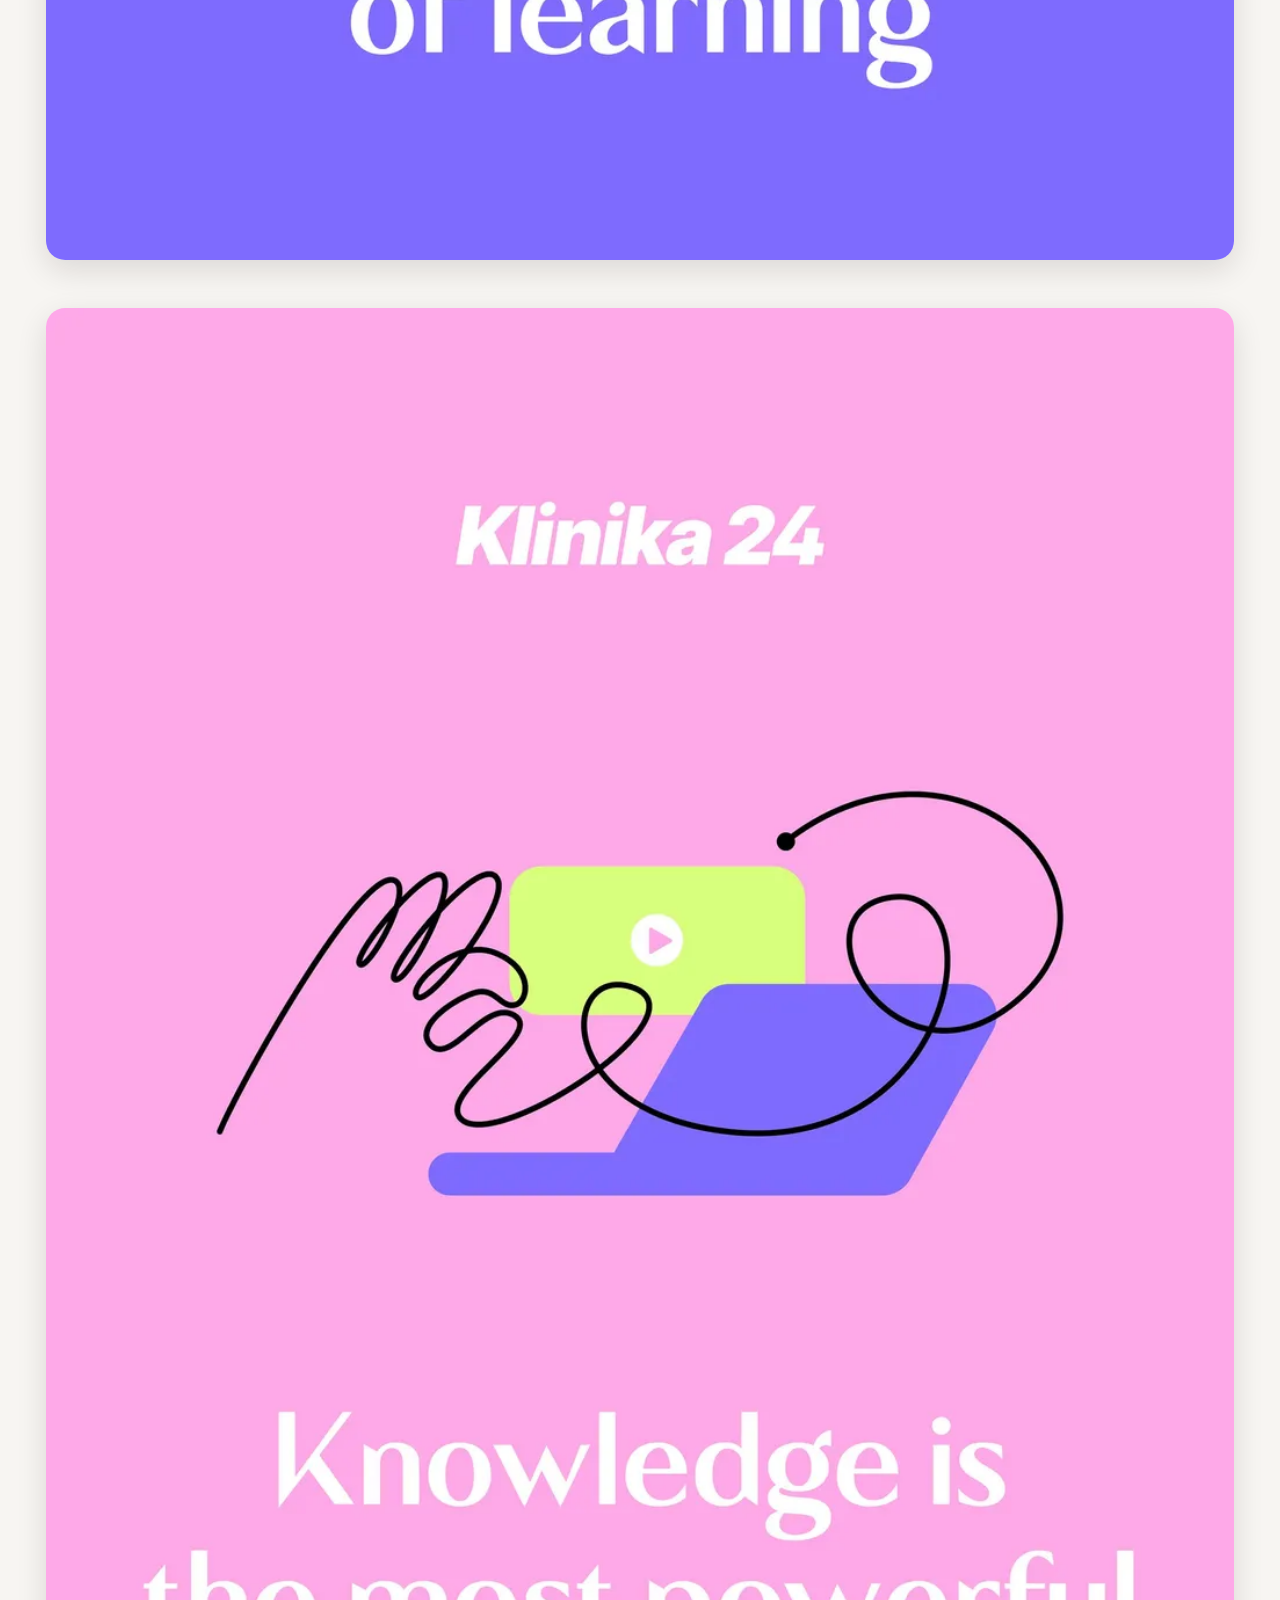
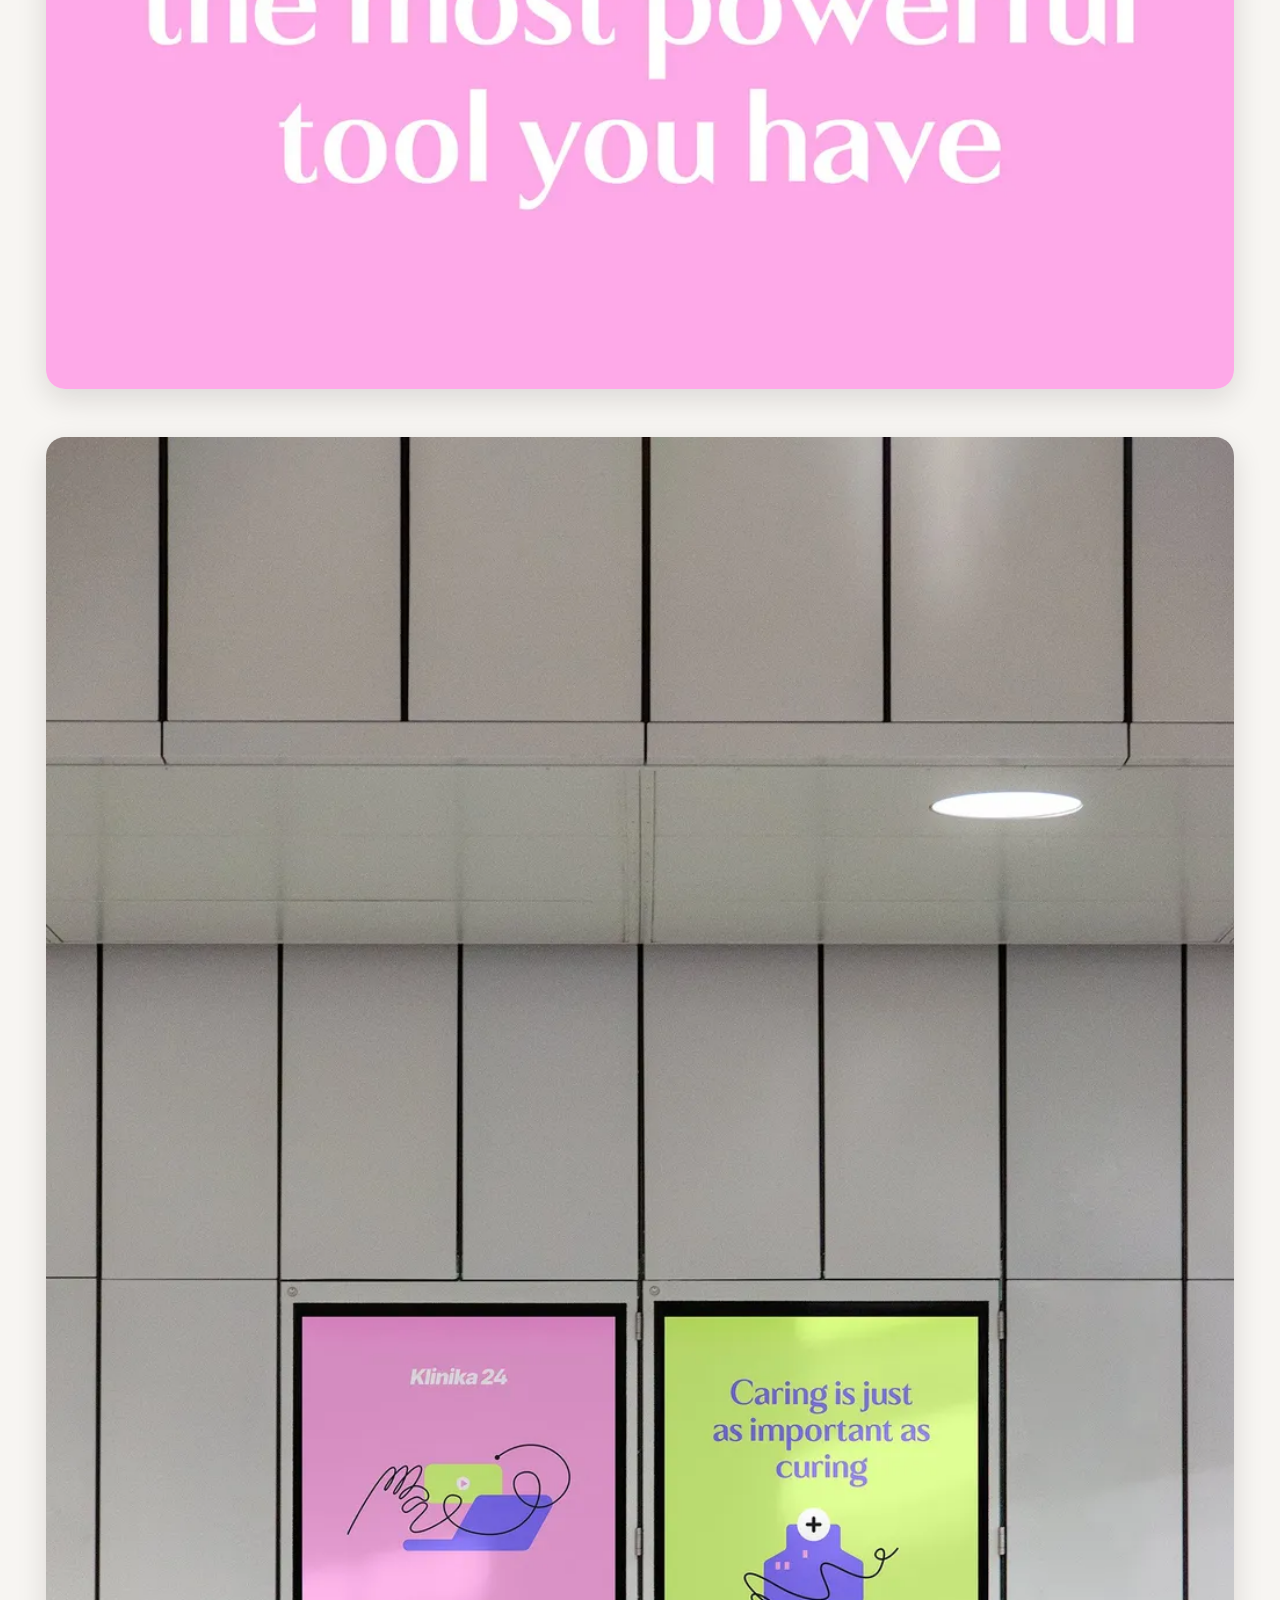
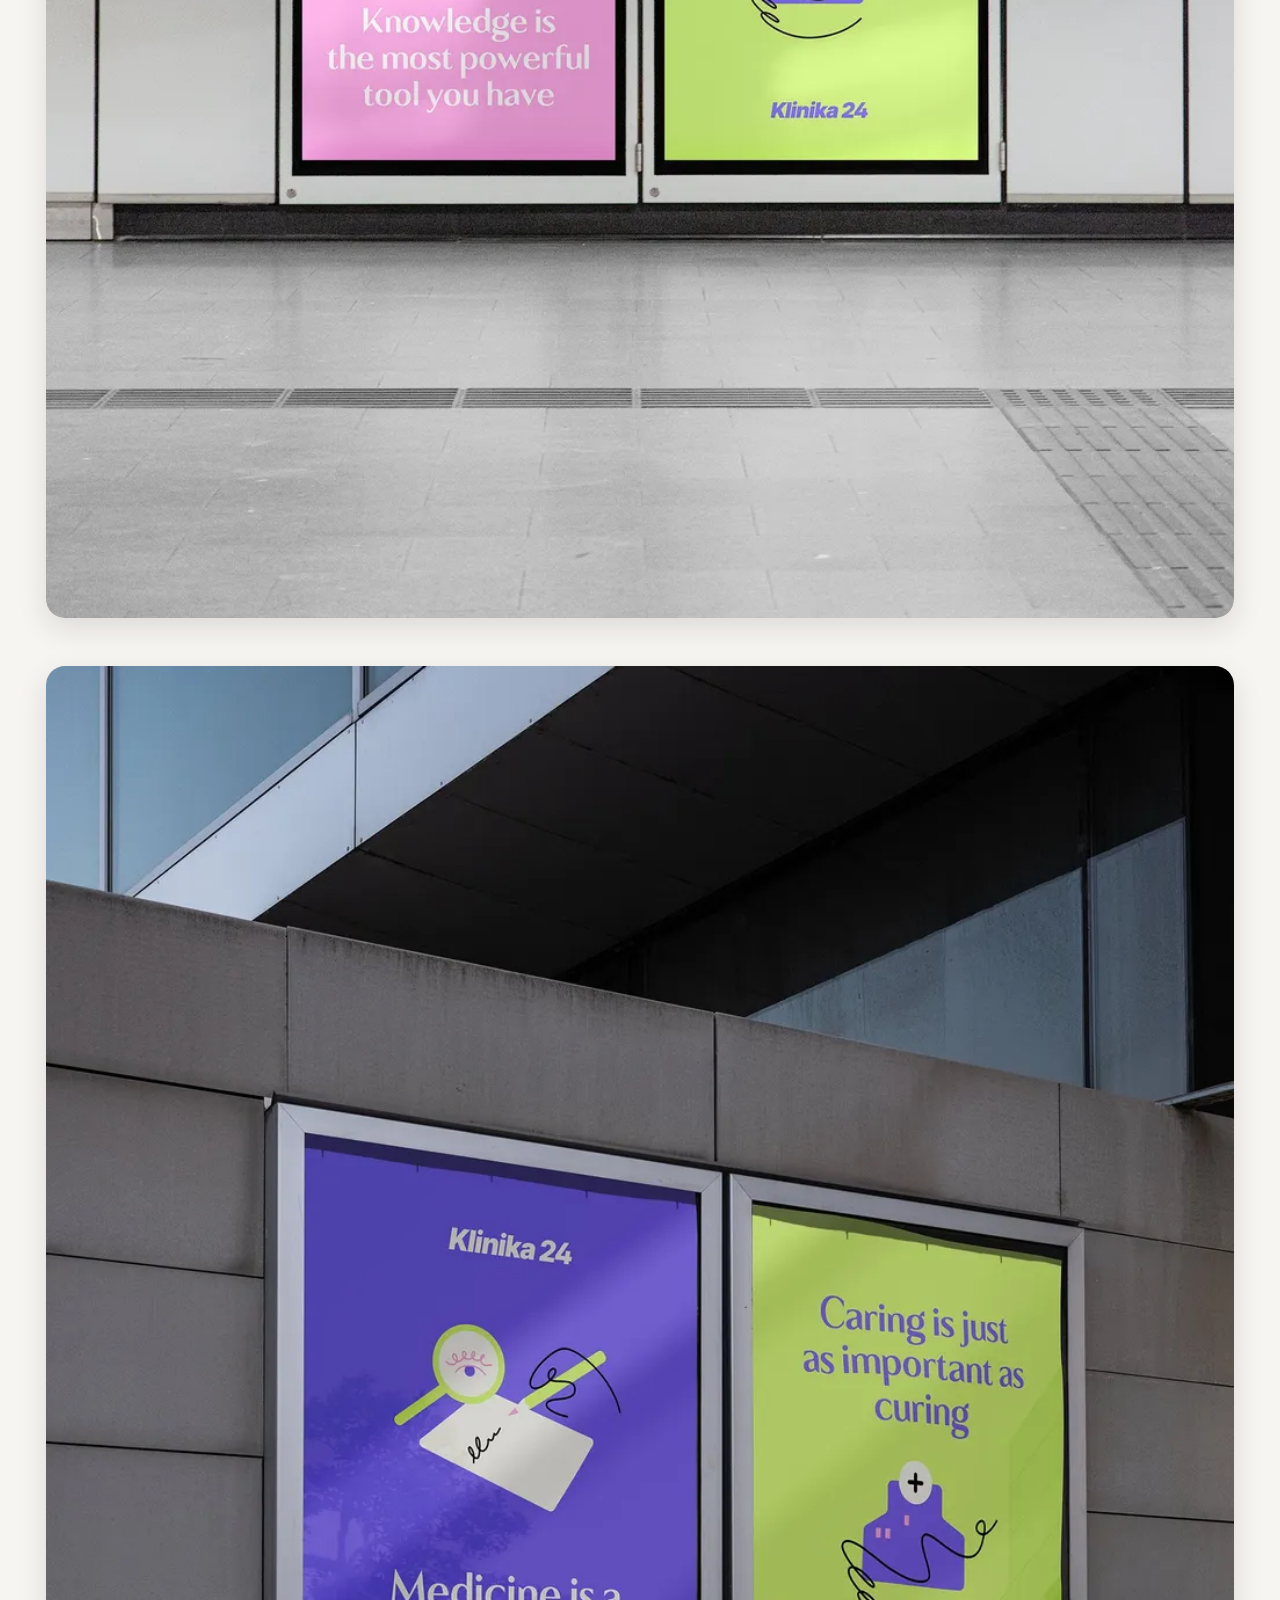
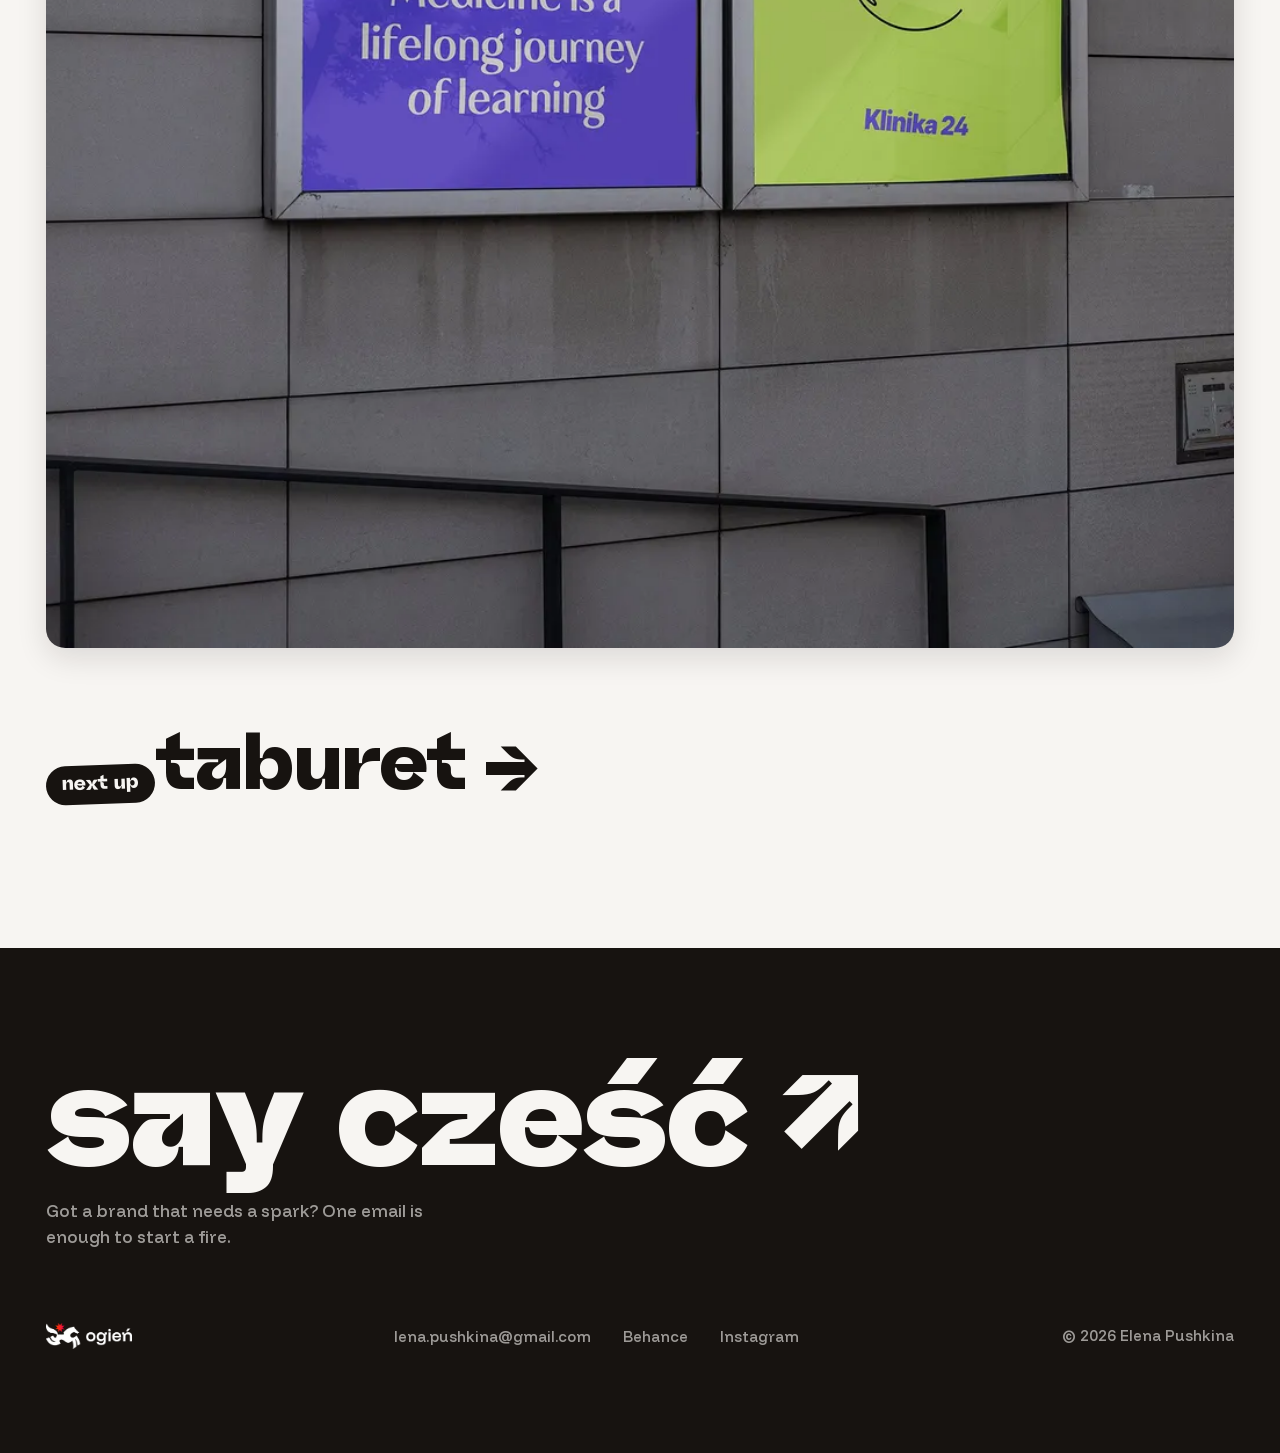
<file: design/work/klinika24/index.html>
<!DOCTYPE html><html lang="en" data-astro-cid-z4jru4n3><head><meta charset="utf-8"><link rel="icon" type="image/svg+xml" href="/design/favicon.svg"><meta name="viewport" content="width=device-width, initial-scale=1"><meta name="generator" content="Astro v7.0.6"><link rel="canonical" href="https://ogien.design/design/work/klinika24/"><title>Klinika24 — ogień</title><meta name="description" content="A monogram and a hand-drawn visual language for an online medical-study platform."><meta property="og:type" content="website"><meta property="og:url" content="https://ogien.design/design/work/klinika24/"><meta property="og:title" content="Klinika24 — ogień"><meta property="og:description" content="A monogram and a hand-drawn visual language for an online medical-study platform."><meta property="og:image" content="https://ogien.design/design/_astro/monogram-lime.DTuu3PE4.jpg"><meta name="twitter:card" content="summary_large_image"><meta name="twitter:title" content="Klinika24 — ogień"><meta name="twitter:description" content="A monogram and a hand-drawn visual language for an online medical-study platform."><link rel="stylesheet" href="/design/_astro/Footer.C1gCU2X_.css"><style>.title-block[data-astro-cid-pznzci7v]{padding-block:clamp(2rem,6vw,4.5rem) clamp(1.5rem,4vw,2.5rem)}.title-block[data-astro-cid-pznzci7v] h1[data-astro-cid-pznzci7v]{color:var(--accent);font-size:clamp(3rem,11vw,10rem);font-weight:760;line-height:.92}.tags[data-astro-cid-pznzci7v]{flex-wrap:wrap;gap:.625rem;margin-top:clamp(1.25rem,3vw,2rem);display:flex}.tag[data-astro-cid-pznzci7v]{font-family:var(--font-display);font-weight:650;font-size:var(--text-sm);border-radius:999px;padding:.45rem 1rem .5rem;transform:rotate(-1.5deg)}.tag[data-astro-cid-pznzci7v]:nth-child(2n){transform:rotate(1.5deg)}.t-client[data-astro-cid-pznzci7v]{background:var(--sticker-bg);color:var(--sticker-fg)}.t-category[data-astro-cid-pznzci7v]{background:var(--ink);color:var(--paper)}.t-year[data-astro-cid-pznzci7v]{color:var(--ink);background:#17131014}.statement[data-astro-cid-pznzci7v]{max-width:60rem;padding-block:clamp(2rem,5vw,3.5rem)}.kicker[data-astro-cid-pznzci7v]{font-family:var(--font-display);color:var(--paper);background:var(--ink);margin-bottom:var(--space-sm);border-radius:999px;padding:.3rem 1rem .4rem;font-size:1.125rem;font-weight:700;display:inline-block;transform:rotate(-2deg)}.statement[data-astro-cid-pznzci7v] p[data-astro-cid-pznzci7v]{font-family:var(--font-display);text-wrap:pretty;font-size:clamp(1.5rem,3.2vw,2.75rem);font-weight:550;line-height:1.22}.gallery[data-astro-cid-pznzci7v]{gap:clamp(1.5rem,4vw,3rem);display:grid}.plate[data-astro-cid-pznzci7v]{border-radius:var(--radius-card);margin:0;overflow:hidden;box-shadow:0 10px 30px #1713101f}.plate[data-astro-cid-pznzci7v] img{width:100%;height:auto}.plate[data-astro-cid-pznzci7v] figcaption[data-astro-cid-pznzci7v]{padding:var(--space-xs) var(--space-sm) var(--space-sm);font-size:var(--text-sm);color:var(--smoke);max-width:60ch}.plate[data-astro-cid-pznzci7v].inline{justify-self:start;max-width:28rem;transform:rotate(-1.5deg)}.next[data-astro-cid-pznzci7v]{padding-block:clamp(3rem,7vw,5rem) 0}.next[data-astro-cid-pznzci7v] a[data-astro-cid-pznzci7v]{font-family:var(--font-display);color:var(--ink);font-variation-settings:"wght" 740, "ital" 0;transition:font-variation-settings .3s var(--ease-out-quart), color .3s var(--ease-out-quart);font-size:clamp(2.25rem,6vw,4.5rem);font-weight:740;line-height:1;text-decoration:none;display:inline-block}.next[data-astro-cid-pznzci7v] a[data-astro-cid-pznzci7v]:hover,.next[data-astro-cid-pznzci7v] a[data-astro-cid-pznzci7v]:focus-visible{color:var(--next-accent);font-variation-settings:"wght" 740, "ital" 12}
</style></head><body data-astro-cid-z4jru4n3><header class="nav solid" data-astro-cid-wpvy4v7s><div class="nav-inner" data-astro-cid-wpvy4v7s><a href="/design" class="brand" aria-label="ogień — home" data-astro-cid-wpvy4v7s><img src="/design/_astro/logo-lockup-black.DSKNkNii_4s92K.webp" srcset="/design/_astro/logo-lockup-black.DSKNkNii_1SRmSt.webp 220w, /design/_astro/logo-lockup-black.DSKNkNii_25NYOC.webp 320w" alt="ogień" sizes="(min-width: 640px) 220px, 160px" data-astro-cid-wpvy4v7s="true" loading="eager" decoding="sync" fetchpriority="high" width="1775" height="544"></a><nav aria-label="Primary" data-astro-cid-wpvy4v7s><ul data-astro-cid-wpvy4v7s><li data-astro-cid-wpvy4v7s><a href="/design/#work" data-astro-cid-wpvy4v7s>work</a></li><li data-astro-cid-wpvy4v7s><a href="/design/services" data-astro-cid-wpvy4v7s>services</a></li><li data-astro-cid-wpvy4v7s><a href="/design/contact" data-astro-cid-wpvy4v7s>contact</a></li></ul></nav></div></header><main class="container" style="--accent: #6b4bd8; --sticker-bg: #6b4bd8; --sticker-fg: #cdf05c; --next-accent: #171310;" data-astro-cid-pznzci7v><header class="title-block" data-astro-cid-pznzci7v><h1 data-reveal data-astro-cid-pznzci7v>Klinika24</h1><div class="tags" data-reveal data-reveal-delay="1" data-astro-cid-pznzci7v><span class="tag t-client" data-astro-cid-pznzci7v>online medical education platform</span><span class="tag t-category" data-astro-cid-pznzci7v>brand identity, ed-tech</span><span class="tag t-year" data-astro-cid-pznzci7v>2024</span></div></header><section class="statement" data-astro-cid-pznzci7v><span class="kicker" data-reveal data-astro-cid-pznzci7v>the task</span><p data-reveal data-reveal-delay="1" data-astro-cid-pznzci7v>Medical education is high-stakes and text-heavy by nature; the brand needed to feel encouraging and human rather than clinical, without undercutting its credibility.</p></section><section class="gallery" data-astro-cid-pznzci7v><figure class="plate" data-reveal data-astro-cid-pznzci7v><img src="/design/_astro/monogram-lime.DTuu3PE4_Z2rxt8V.webp" srcset="/design/_astro/monogram-lime.DTuu3PE4_Z2wqjrE.webp 640w, /design/_astro/monogram-lime.DTuu3PE4_opw7g.webp 1024w, /design/_astro/monogram-lime.DTuu3PE4_uyx4b.webp 1600w, /design/_astro/monogram-lime.DTuu3PE4_Z1I2hCC.webp 2200w" alt="K24 monogram on lime green" sizes="(min-width: 64rem) 80vw, 100vw" loading="eager" data-astro-cid-pznzci7v="true" decoding="async" width="2400" height="2400"></figure><div class="statement solution" data-astro-cid-pznzci7v><span class="kicker" data-reveal data-astro-cid-pznzci7v>the solution</span><p data-reveal data-reveal-delay="1" data-astro-cid-pznzci7v>A bold &#39;K24&#39; monogram anchors the system, paired with loose hand-drawn line illustrations and a violet–lime–pink palette that reads as approachable first, medical second. The system extends to outdoor signage and campus posters.</p></div><figure class="plate" data-reveal data-astro-cid-pznzci7v><img src="/design/_astro/wordmark-purple.YhkGGJoy_Y10pE.webp" srcset="/design/_astro/wordmark-purple.YhkGGJoy_ZzuI2V.webp 640w, /design/_astro/wordmark-purple.YhkGGJoy_ZxG4hb.webp 1024w, /design/_astro/wordmark-purple.YhkGGJoy_GwGKI.webp 1600w, /design/_astro/wordmark-purple.YhkGGJoy_Z1YXhse.webp 2200w" alt="Klinika24 wordmark on violet" sizes="(min-width: 64rem) 80vw, 100vw" loading="lazy" data-astro-cid-pznzci7v="true" decoding="async" width="2400" height="1600"></figure><figure class="plate" data-reveal data-astro-cid-pznzci7v><img src="/design/_astro/poster-medicine.DFRkLZZM_14wYPe.webp" srcset="/design/_astro/poster-medicine.DFRkLZZM_XFbUA.webp 640w, /design/_astro/poster-medicine.DFRkLZZM_Z2Ld65.webp 1024w, /design/_astro/poster-medicine.DFRkLZZM_22fuxY.webp 1600w, /design/_astro/poster-medicine.DFRkLZZM_14wYPe.webp 1920w" alt="Poster reading &quot;Medicine is a lifelong journey of learning&quot;" sizes="(min-width: 64rem) 80vw, 100vw" loading="lazy" data-astro-cid-pznzci7v="true" decoding="async" width="1920" height="2718"></figure><figure class="plate" data-reveal data-astro-cid-pznzci7v><img src="/design/_astro/poster-knowledge.CwxjvG3b_2uGIDl.webp" srcset="/design/_astro/poster-knowledge.CwxjvG3b_1mWfqv.webp 640w, /design/_astro/poster-knowledge.CwxjvG3b_2bSiMK.webp 1024w, /design/_astro/poster-knowledge.CwxjvG3b_1NMGBv.webp 1600w, /design/_astro/poster-knowledge.CwxjvG3b_2uGIDl.webp 1920w" alt="Poster reading &quot;Knowledge is the most powerful tool you have&quot;" sizes="(min-width: 64rem) 80vw, 100vw" loading="lazy" data-astro-cid-pznzci7v="true" decoding="async" width="1920" height="2718"></figure><figure class="plate" data-reveal data-astro-cid-pznzci7v><img src="/design/_astro/building.CmeNXPAy_rF6H2.webp" srcset="/design/_astro/building.CmeNXPAy_Z14rUmM.webp 640w, /design/_astro/building.CmeNXPAy_Z15H4E8.webp 1024w, /design/_astro/building.CmeNXPAy_2w7Pt1.webp 1600w, /design/_astro/building.CmeNXPAy_rF6H2.webp 1920w" alt="Klinika24 signage installed on a building facade" sizes="(min-width: 64rem) 80vw, 100vw" loading="lazy" data-astro-cid-pznzci7v="true" decoding="async" width="1920" height="2880"></figure><figure class="plate" data-reveal data-astro-cid-pznzci7v><img src="/design/_astro/wall.gD2T6KSc_Z1JQuXh.webp" srcset="/design/_astro/wall.gD2T6KSc_ZoGJE6.webp 640w, /design/_astro/wall.gD2T6KSc_vTmGL.webp 1024w, /design/_astro/wall.gD2T6KSc_6HjIT.webp 1600w, /design/_astro/wall.gD2T6KSc_Z1JQuXh.webp 1920w" alt="Klinika24 posters displayed in a transit corridor" sizes="(min-width: 64rem) 80vw, 100vw" loading="lazy" data-astro-cid-pznzci7v="true" decoding="async" width="1920" height="2559"></figure></section><section class="next" data-astro-cid-pznzci7v><span class="kicker" data-reveal data-astro-cid-pznzci7v>next up</span><a href="/design/work/taburet" data-reveal data-reveal-delay="1" data-astro-cid-pznzci7v>taburet&nbsp;→</a></section></main><footer class="site-footer" data-astro-cid-jo6i4kqk><a class="czesc" href="mailto:lena.pushkina@gmail.com" data-astro-cid-jo6i4kqk>say cześć&nbsp;↗</a><p class="note" data-astro-cid-jo6i4kqk>Got a brand that needs a spark? One email is enough to start a fire.</p><div class="base" data-astro-cid-jo6i4kqk><img src="/design/_astro/logo-lockup-white.Bmr6O0op_Z1yFMCf.webp" srcset="/design/_astro/logo-lockup-white.Bmr6O0op_1bBJt0.webp 220w" alt="ogień" sizes="220px" data-astro-cid-jo6i4kqk="true" loading="lazy" decoding="async" width="1775" height="544" class="lockup"><ul class="links" data-astro-cid-jo6i4kqk><li data-astro-cid-jo6i4kqk><a href="mailto:lena.pushkina@gmail.com" data-astro-cid-jo6i4kqk>lena.pushkina@gmail.com</a></li><li data-astro-cid-jo6i4kqk><a href="https://www.behance.net/pushkinadesigner" target="_blank" rel="noreferrer noopener" data-astro-cid-jo6i4kqk>Behance</a></li><li data-astro-cid-jo6i4kqk><a href="https://www.instagram.com/design.pushka/" target="_blank" rel="noreferrer noopener" data-astro-cid-jo6i4kqk>Instagram</a></li></ul><p class="meta" data-astro-cid-jo6i4kqk>&copy; 2026 Elena Pushkina</p></div></footer><a class="float-contact" href="/design/contact" data-astro-cid-z4jru4n3>Get in contact</a><script type="module">var e=new IntersectionObserver(t=>{for(let n of t)n.isIntersecting&&(n.target.classList.add(`is-visible`),e.unobserve(n.target))},{rootMargin:`0px 0px -10% 0px`,threshold:.1});document.querySelectorAll(`[data-reveal]`).forEach(t=>e.observe(t));</script></body></html>
</file>
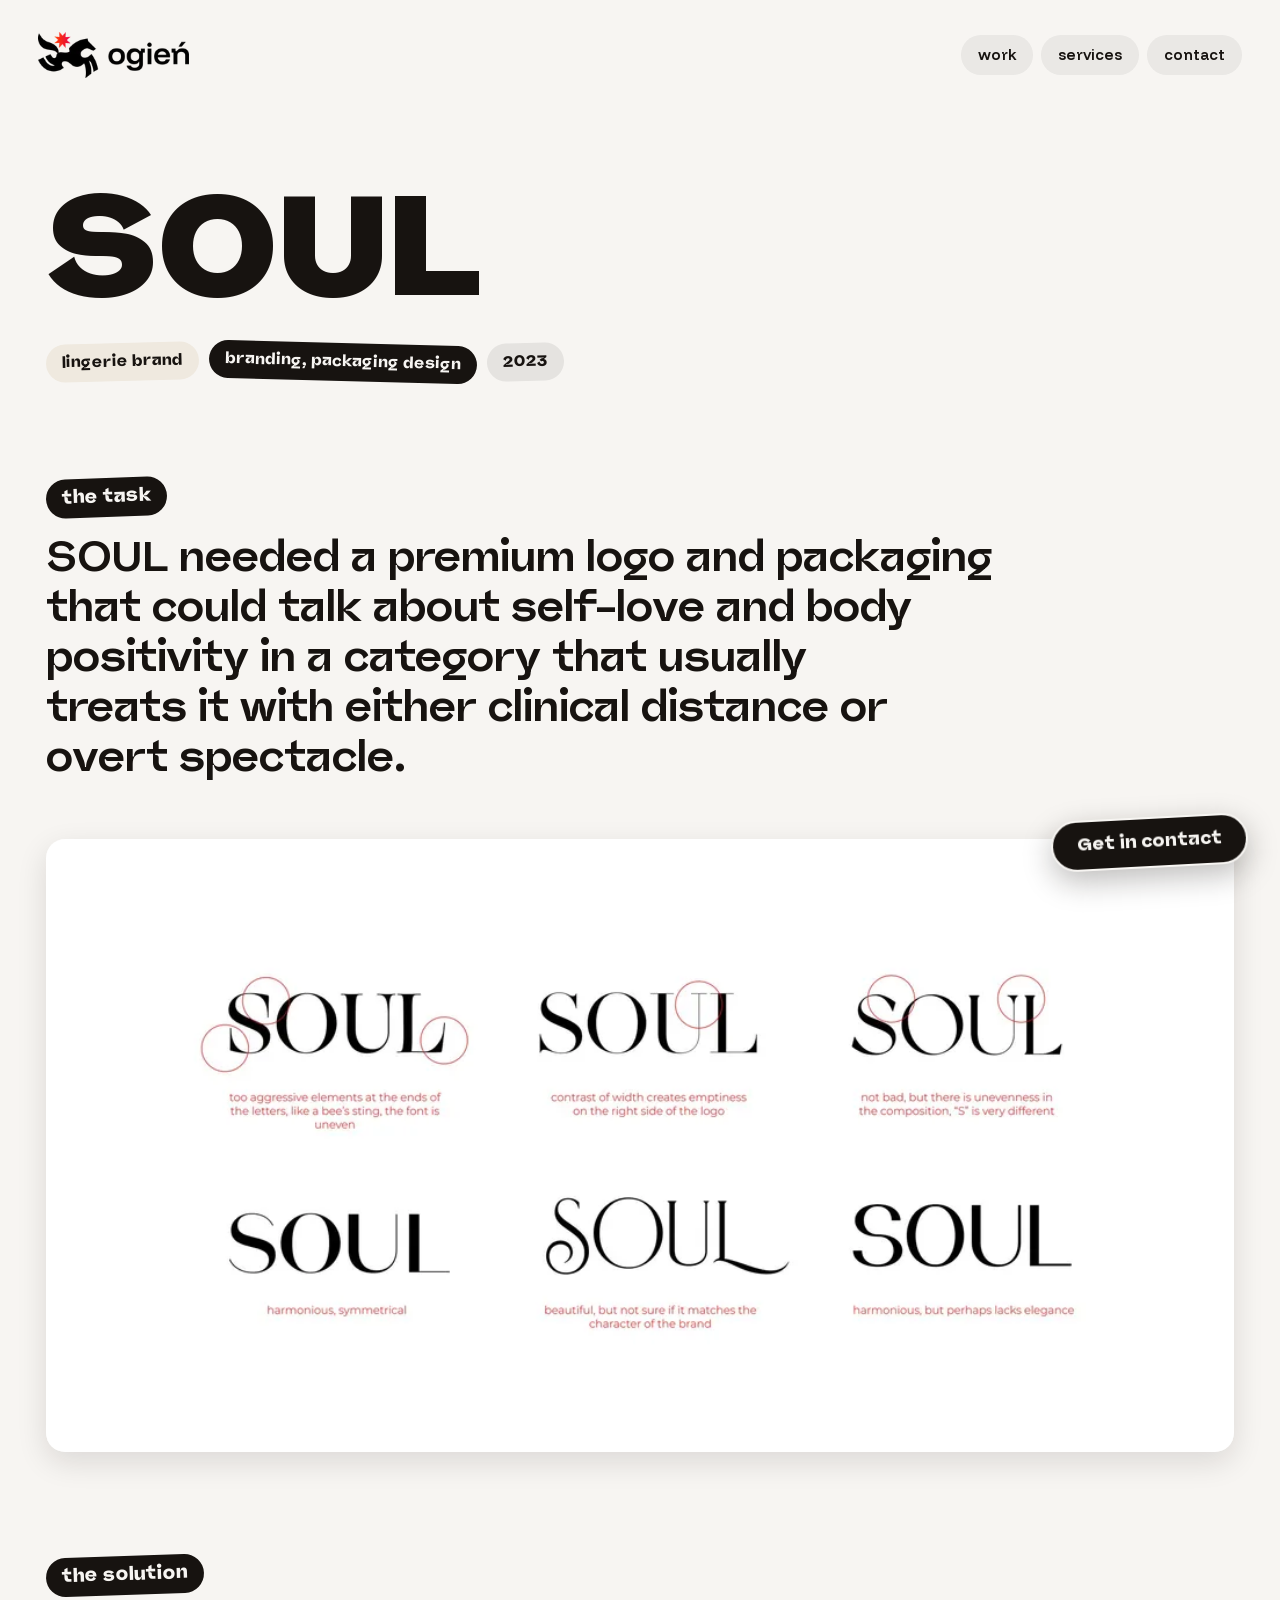
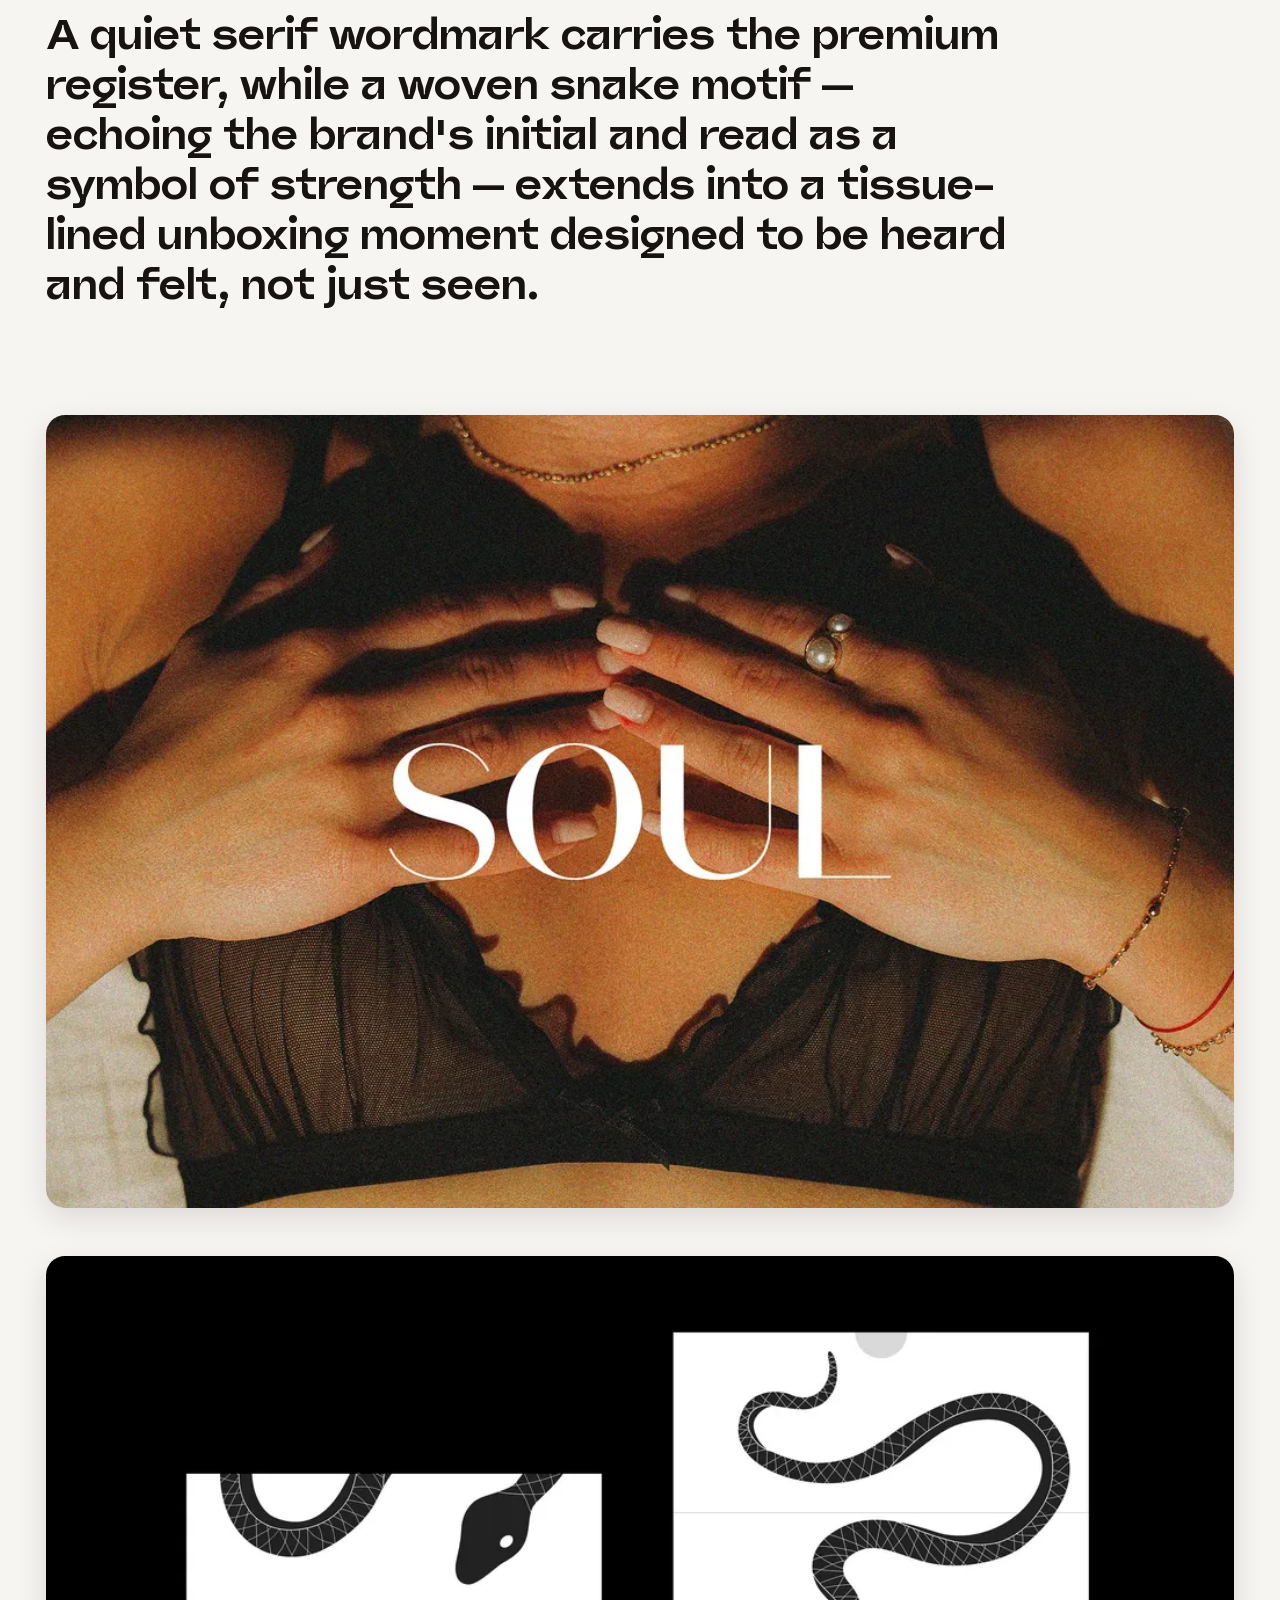
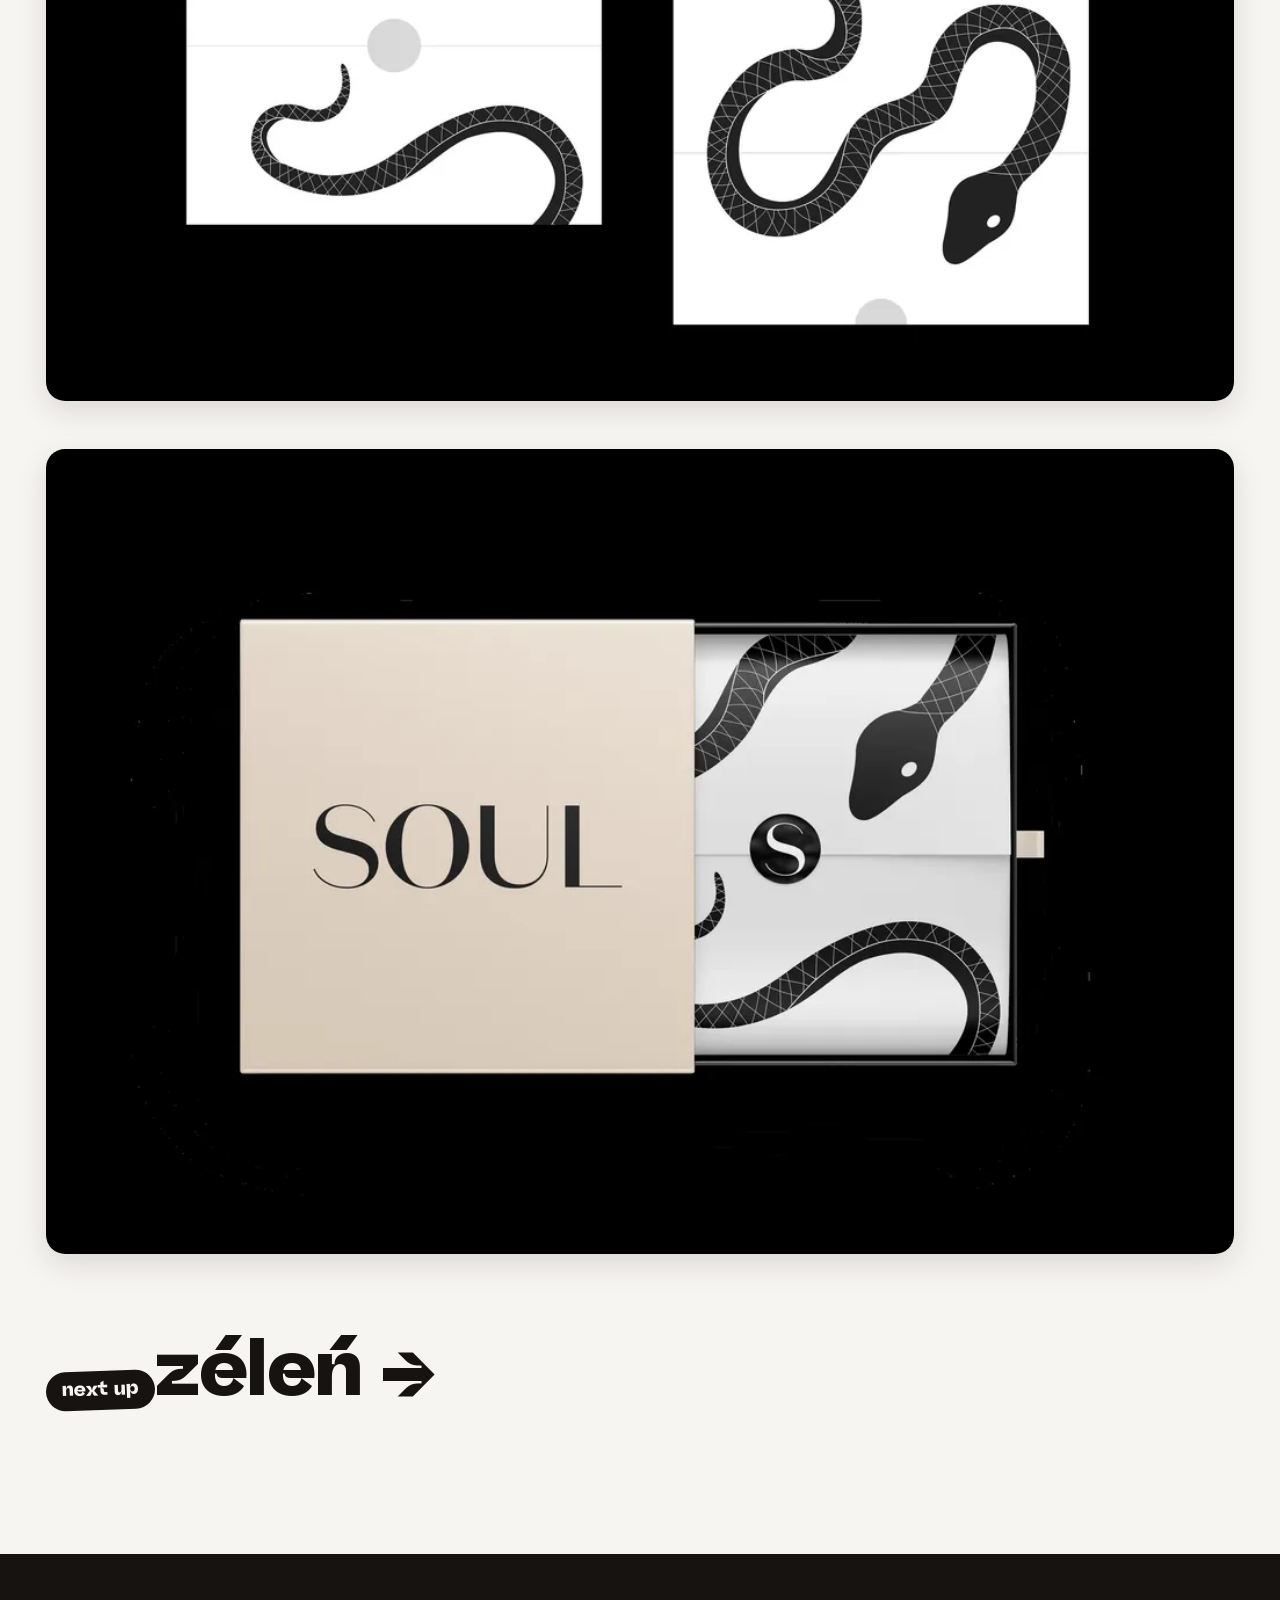
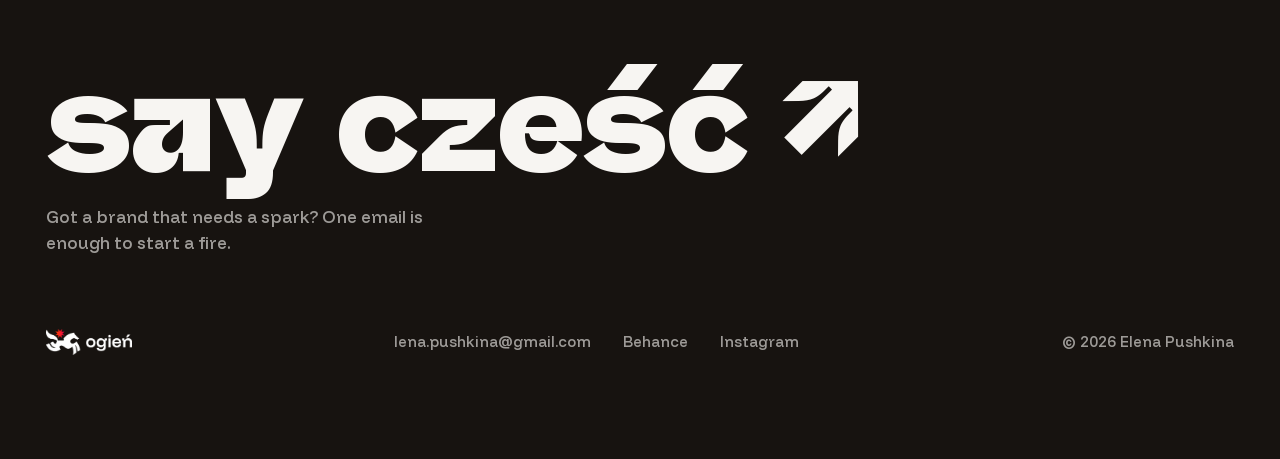
<file: design/work/soul/index.html>
<!DOCTYPE html><html lang="en" data-astro-cid-z4jru4n3><head><meta charset="utf-8"><link rel="icon" type="image/svg+xml" href="/design/favicon.svg"><meta name="viewport" content="width=device-width, initial-scale=1"><meta name="generator" content="Astro v7.0.6"><link rel="canonical" href="https://ogien.design/design/work/soul/"><title>SOUL — ogień</title><meta name="description" content="A serif wordmark and a snake motif for a self-love-centered lingerie label."><meta property="og:type" content="website"><meta property="og:url" content="https://ogien.design/design/work/soul/"><meta property="og:title" content="SOUL — ogień"><meta property="og:description" content="A serif wordmark and a snake motif for a self-love-centered lingerie label."><meta property="og:image" content="https://ogien.design/design/_astro/logotype-grid.DhL4VxgS.jpg"><meta name="twitter:card" content="summary_large_image"><meta name="twitter:title" content="SOUL — ogień"><meta name="twitter:description" content="A serif wordmark and a snake motif for a self-love-centered lingerie label."><link rel="stylesheet" href="/design/_astro/Footer.C1gCU2X_.css"><style>.title-block[data-astro-cid-pznzci7v]{padding-block:clamp(2rem,6vw,4.5rem) clamp(1.5rem,4vw,2.5rem)}.title-block[data-astro-cid-pznzci7v] h1[data-astro-cid-pznzci7v]{color:var(--accent);font-size:clamp(3rem,11vw,10rem);font-weight:760;line-height:.92}.tags[data-astro-cid-pznzci7v]{flex-wrap:wrap;gap:.625rem;margin-top:clamp(1.25rem,3vw,2rem);display:flex}.tag[data-astro-cid-pznzci7v]{font-family:var(--font-display);font-weight:650;font-size:var(--text-sm);border-radius:999px;padding:.45rem 1rem .5rem;transform:rotate(-1.5deg)}.tag[data-astro-cid-pznzci7v]:nth-child(2n){transform:rotate(1.5deg)}.t-client[data-astro-cid-pznzci7v]{background:var(--sticker-bg);color:var(--sticker-fg)}.t-category[data-astro-cid-pznzci7v]{background:var(--ink);color:var(--paper)}.t-year[data-astro-cid-pznzci7v]{color:var(--ink);background:#17131014}.statement[data-astro-cid-pznzci7v]{max-width:60rem;padding-block:clamp(2rem,5vw,3.5rem)}.kicker[data-astro-cid-pznzci7v]{font-family:var(--font-display);color:var(--paper);background:var(--ink);margin-bottom:var(--space-sm);border-radius:999px;padding:.3rem 1rem .4rem;font-size:1.125rem;font-weight:700;display:inline-block;transform:rotate(-2deg)}.statement[data-astro-cid-pznzci7v] p[data-astro-cid-pznzci7v]{font-family:var(--font-display);text-wrap:pretty;font-size:clamp(1.5rem,3.2vw,2.75rem);font-weight:550;line-height:1.22}.gallery[data-astro-cid-pznzci7v]{gap:clamp(1.5rem,4vw,3rem);display:grid}.plate[data-astro-cid-pznzci7v]{border-radius:var(--radius-card);margin:0;overflow:hidden;box-shadow:0 10px 30px #1713101f}.plate[data-astro-cid-pznzci7v] img{width:100%;height:auto}.plate[data-astro-cid-pznzci7v] figcaption[data-astro-cid-pznzci7v]{padding:var(--space-xs) var(--space-sm) var(--space-sm);font-size:var(--text-sm);color:var(--smoke);max-width:60ch}.plate[data-astro-cid-pznzci7v].inline{justify-self:start;max-width:28rem;transform:rotate(-1.5deg)}.next[data-astro-cid-pznzci7v]{padding-block:clamp(3rem,7vw,5rem) 0}.next[data-astro-cid-pznzci7v] a[data-astro-cid-pznzci7v]{font-family:var(--font-display);color:var(--ink);font-variation-settings:"wght" 740, "ital" 0;transition:font-variation-settings .3s var(--ease-out-quart), color .3s var(--ease-out-quart);font-size:clamp(2.25rem,6vw,4.5rem);font-weight:740;line-height:1;text-decoration:none;display:inline-block}.next[data-astro-cid-pznzci7v] a[data-astro-cid-pznzci7v]:hover,.next[data-astro-cid-pznzci7v] a[data-astro-cid-pznzci7v]:focus-visible{color:var(--next-accent);font-variation-settings:"wght" 740, "ital" 12}
</style></head><body data-astro-cid-z4jru4n3><header class="nav solid" data-astro-cid-wpvy4v7s><div class="nav-inner" data-astro-cid-wpvy4v7s><a href="/design" class="brand" aria-label="ogień — home" data-astro-cid-wpvy4v7s><img src="/design/_astro/logo-lockup-black.DSKNkNii_4s92K.webp" srcset="/design/_astro/logo-lockup-black.DSKNkNii_1SRmSt.webp 220w, /design/_astro/logo-lockup-black.DSKNkNii_25NYOC.webp 320w" alt="ogień" sizes="(min-width: 640px) 220px, 160px" data-astro-cid-wpvy4v7s="true" loading="eager" decoding="sync" fetchpriority="high" width="1775" height="544"></a><nav aria-label="Primary" data-astro-cid-wpvy4v7s><ul data-astro-cid-wpvy4v7s><li data-astro-cid-wpvy4v7s><a href="/design/#work" data-astro-cid-wpvy4v7s>work</a></li><li data-astro-cid-wpvy4v7s><a href="/design/services" data-astro-cid-wpvy4v7s>services</a></li><li data-astro-cid-wpvy4v7s><a href="/design/contact" data-astro-cid-wpvy4v7s>contact</a></li></ul></nav></div></header><main class="container" style="--accent: #171310; --sticker-bg: #efe9df; --sticker-fg: #171310; --next-accent: #5c6a2c;" data-astro-cid-pznzci7v><header class="title-block" data-astro-cid-pznzci7v><h1 data-reveal data-astro-cid-pznzci7v>SOUL</h1><div class="tags" data-reveal data-reveal-delay="1" data-astro-cid-pznzci7v><span class="tag t-client" data-astro-cid-pznzci7v>lingerie brand</span><span class="tag t-category" data-astro-cid-pznzci7v>branding, packaging design</span><span class="tag t-year" data-astro-cid-pznzci7v>2023</span></div></header><section class="statement" data-astro-cid-pznzci7v><span class="kicker" data-reveal data-astro-cid-pznzci7v>the task</span><p data-reveal data-reveal-delay="1" data-astro-cid-pznzci7v>SOUL needed a premium logo and packaging that could talk about self-love and body positivity in a category that usually treats it with either clinical distance or overt spectacle.</p></section><section class="gallery" data-astro-cid-pznzci7v><figure class="plate" data-reveal data-astro-cid-pznzci7v><img src="/design/_astro/logotype-grid.DhL4VxgS_Zp8fmO.webp" srcset="/design/_astro/logotype-grid.DhL4VxgS_Z2hK449.webp 640w, /design/_astro/logotype-grid.DhL4VxgS_Z2tI6hi.webp 1024w, /design/_astro/logotype-grid.DhL4VxgS_RETiB.webp 1600w, /design/_astro/logotype-grid.DhL4VxgS_Z2jtwb4.webp 2200w" alt="SOUL wordmark shown in six lockup variations" sizes="(min-width: 64rem) 80vw, 100vw" loading="eager" data-astro-cid-pznzci7v="true" decoding="async" width="2400" height="1240"></figure><div class="statement solution" data-astro-cid-pznzci7v><span class="kicker" data-reveal data-astro-cid-pznzci7v>the solution</span><p data-reveal data-reveal-delay="1" data-astro-cid-pznzci7v>A quiet serif wordmark carries the premium register, while a woven snake motif — echoing the brand&#39;s initial and read as a symbol of strength — extends into a tissue-lined unboxing moment designed to be heard and felt, not just seen.</p></div><figure class="plate" data-reveal data-astro-cid-pznzci7v><img src="/design/_astro/hands.JDIl3PLz_ZHunAI.webp" srcset="/design/_astro/hands.JDIl3PLz_Z2rwt9d.webp 640w, /design/_astro/hands.JDIl3PLz_p0FQS.webp 1024w, /design/_astro/hands.JDIl3PLz_ZkNSq6.webp 1600w, /design/_astro/hands.JDIl3PLz_ZHunAI.webp 1920w" alt="SOUL wordmark overlaid on a portrait, hands folded at the collarbone" sizes="(min-width: 64rem) 80vw, 100vw" loading="lazy" data-astro-cid-pznzci7v="true" decoding="async" width="1920" height="1282"></figure><figure class="plate" data-reveal data-astro-cid-pznzci7v><img src="/design/_astro/snake-pattern.CpsSL-QN_ZgBPRL.webp" srcset="/design/_astro/snake-pattern.CpsSL-QN_1mCyuT.webp 640w, /design/_astro/snake-pattern.CpsSL-QN_Z1lMfUt.webp 1024w, /design/_astro/snake-pattern.CpsSL-QN_11Ikx.webp 1600w, /design/_astro/snake-pattern.CpsSL-QN_Z1pNSLi.webp 2200w" alt="Snake motif pattern in black and white" sizes="(min-width: 64rem) 80vw, 100vw" loading="lazy" data-astro-cid-pznzci7v="true" decoding="async" width="2400" height="1508"></figure><figure class="plate" data-reveal data-astro-cid-pznzci7v><img src="/design/_astro/packaging.a1DMJW9H_ZQjNvv.webp" srcset="/design/_astro/packaging.a1DMJW9H_2vUgl9.webp 640w, /design/_astro/packaging.a1DMJW9H_ES6we.webp 1024w, /design/_astro/packaging.a1DMJW9H_1SeHYb.webp 1600w, /design/_astro/packaging.a1DMJW9H_20zPnM.webp 2200w" alt="SOUL packaging box open beside the snake-motif liner" sizes="(min-width: 64rem) 80vw, 100vw" loading="lazy" data-astro-cid-pznzci7v="true" decoding="async" width="2400" height="1627"></figure></section><section class="next" data-astro-cid-pznzci7v><span class="kicker" data-reveal data-astro-cid-pznzci7v>next up</span><a href="/design/work/zelen" data-reveal data-reveal-delay="1" data-astro-cid-pznzci7v>zéleń&nbsp;→</a></section></main><footer class="site-footer" data-astro-cid-jo6i4kqk><a class="czesc" href="mailto:lena.pushkina@gmail.com" data-astro-cid-jo6i4kqk>say cześć&nbsp;↗</a><p class="note" data-astro-cid-jo6i4kqk>Got a brand that needs a spark? One email is enough to start a fire.</p><div class="base" data-astro-cid-jo6i4kqk><img src="/design/_astro/logo-lockup-white.Bmr6O0op_Z1yFMCf.webp" srcset="/design/_astro/logo-lockup-white.Bmr6O0op_1bBJt0.webp 220w" alt="ogień" sizes="220px" data-astro-cid-jo6i4kqk="true" loading="lazy" decoding="async" width="1775" height="544" class="lockup"><ul class="links" data-astro-cid-jo6i4kqk><li data-astro-cid-jo6i4kqk><a href="mailto:lena.pushkina@gmail.com" data-astro-cid-jo6i4kqk>lena.pushkina@gmail.com</a></li><li data-astro-cid-jo6i4kqk><a href="https://www.behance.net/pushkinadesigner" target="_blank" rel="noreferrer noopener" data-astro-cid-jo6i4kqk>Behance</a></li><li data-astro-cid-jo6i4kqk><a href="https://www.instagram.com/design.pushka/" target="_blank" rel="noreferrer noopener" data-astro-cid-jo6i4kqk>Instagram</a></li></ul><p class="meta" data-astro-cid-jo6i4kqk>&copy; 2026 Elena Pushkina</p></div></footer><a class="float-contact" href="/design/contact" data-astro-cid-z4jru4n3>Get in contact</a><script type="module">var e=new IntersectionObserver(t=>{for(let n of t)n.isIntersecting&&(n.target.classList.add(`is-visible`),e.unobserve(n.target))},{rootMargin:`0px 0px -10% 0px`,threshold:.1});document.querySelectorAll(`[data-reveal]`).forEach(t=>e.observe(t));</script></body></html>
</file>
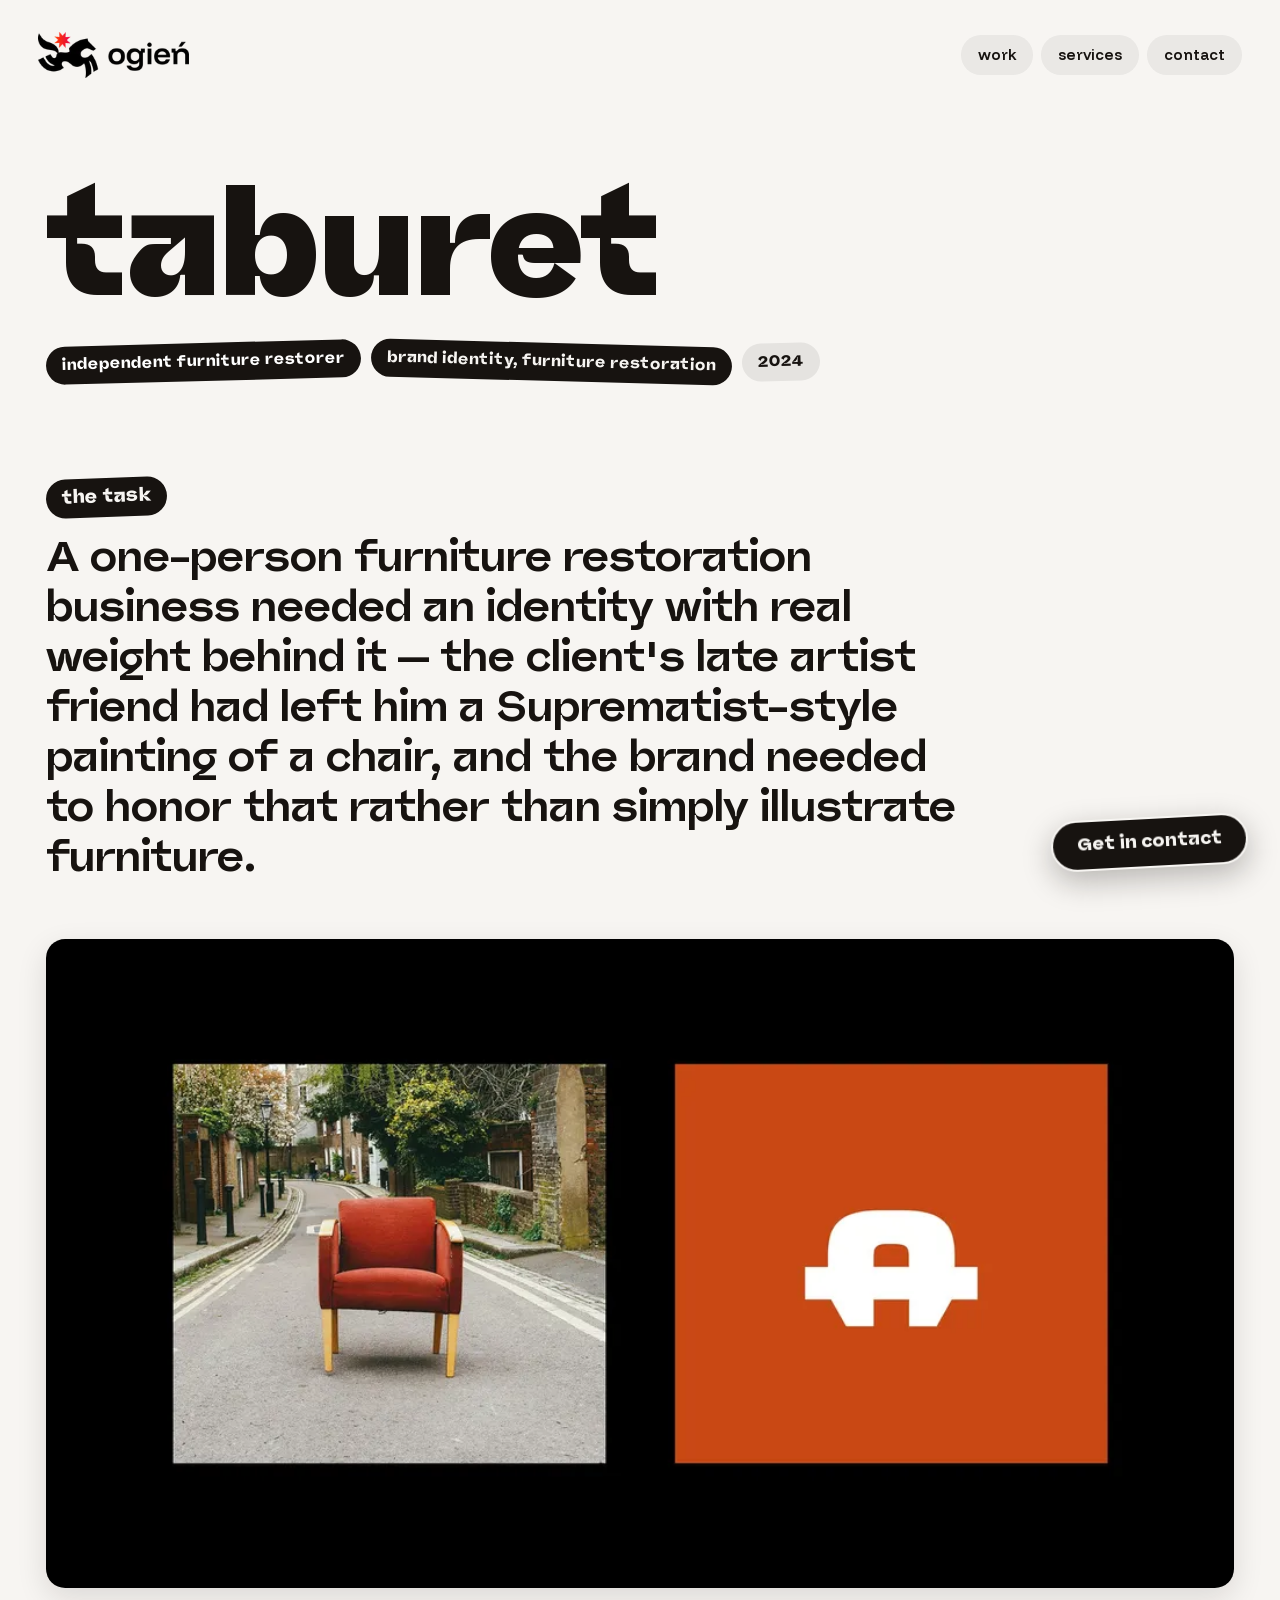
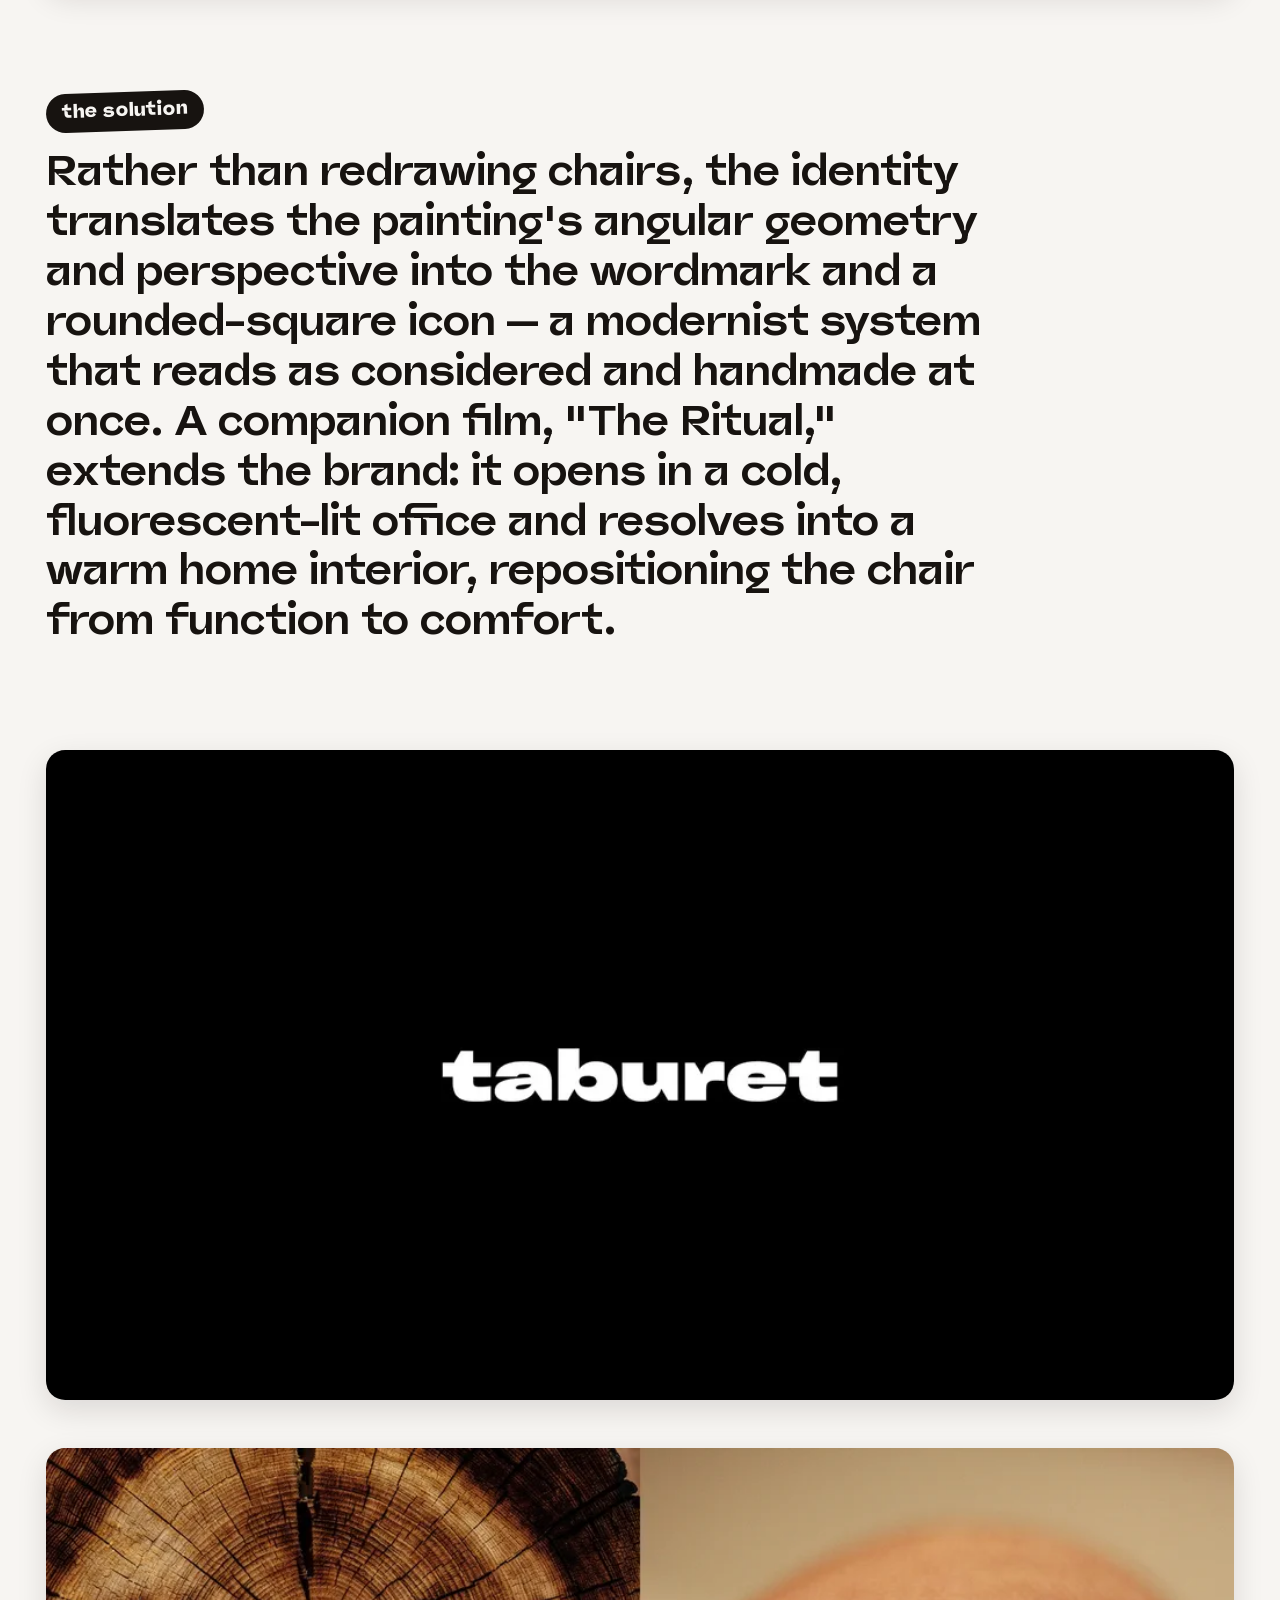
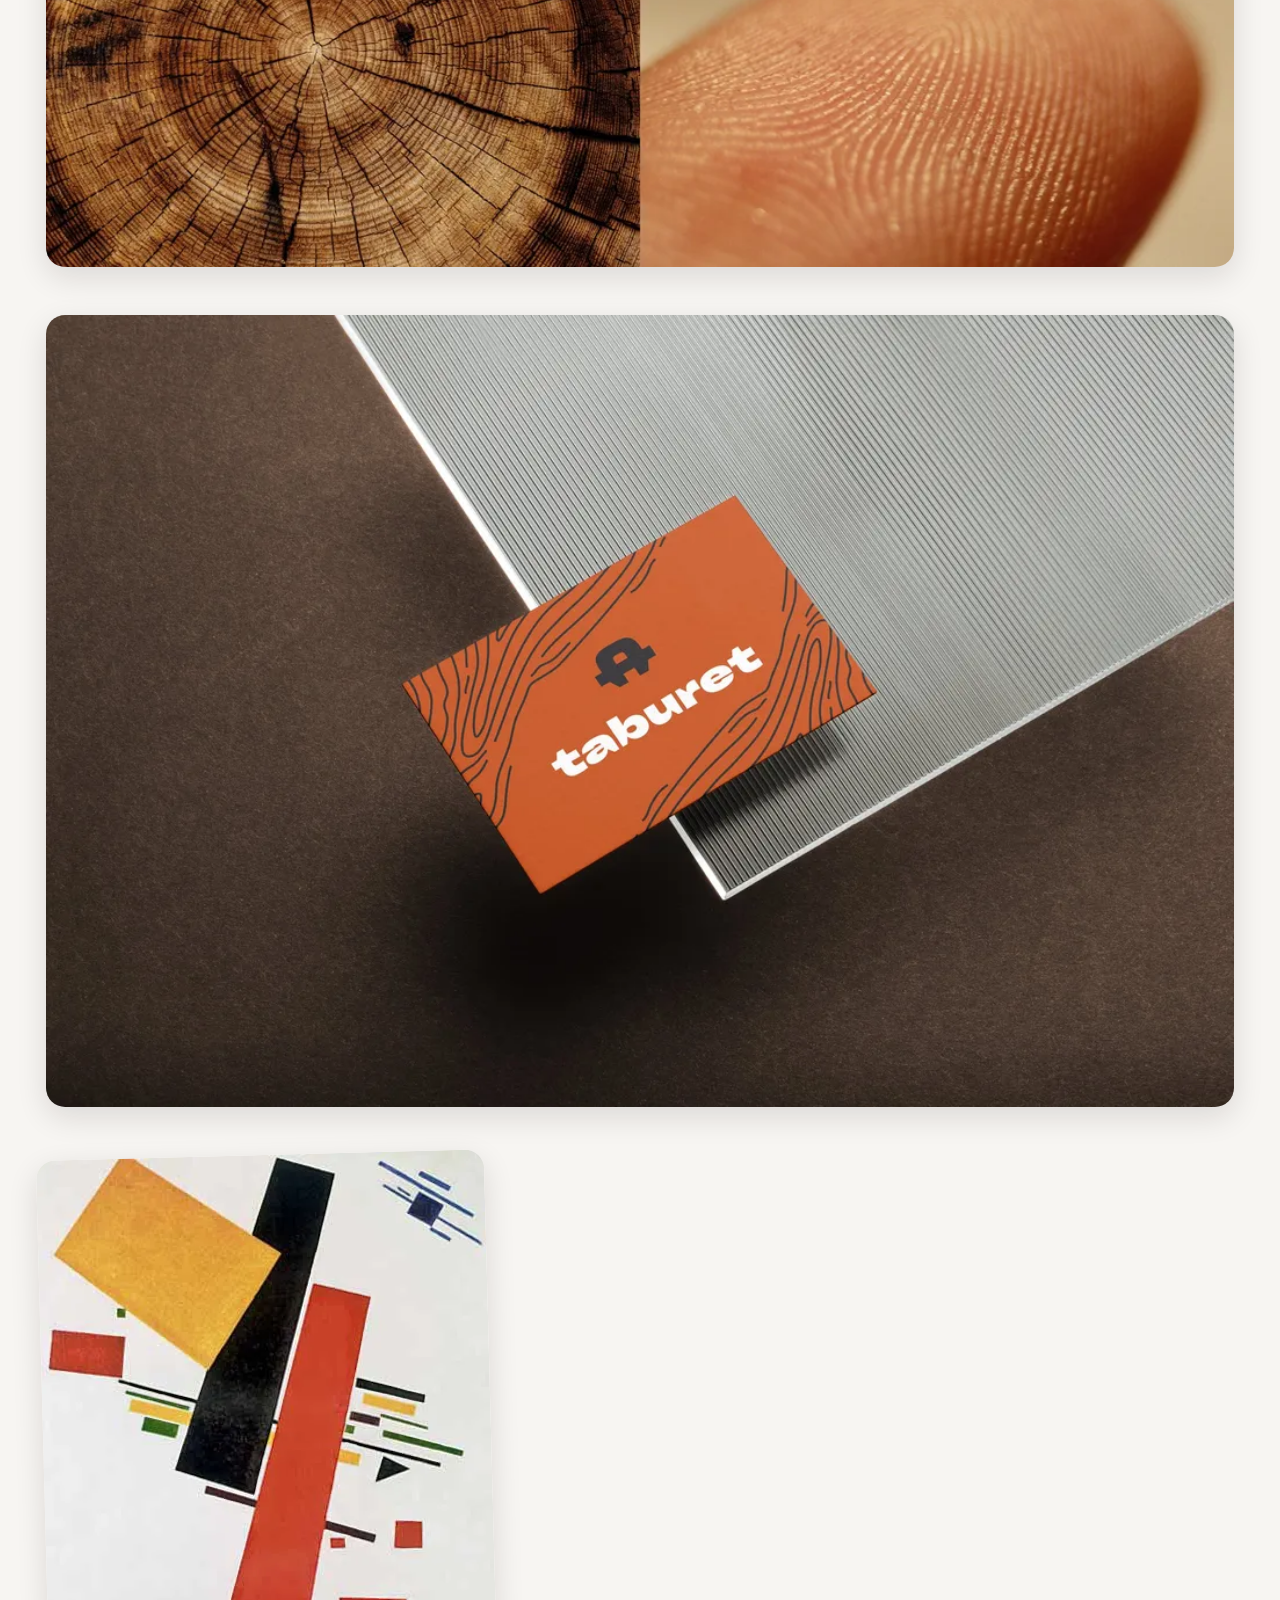
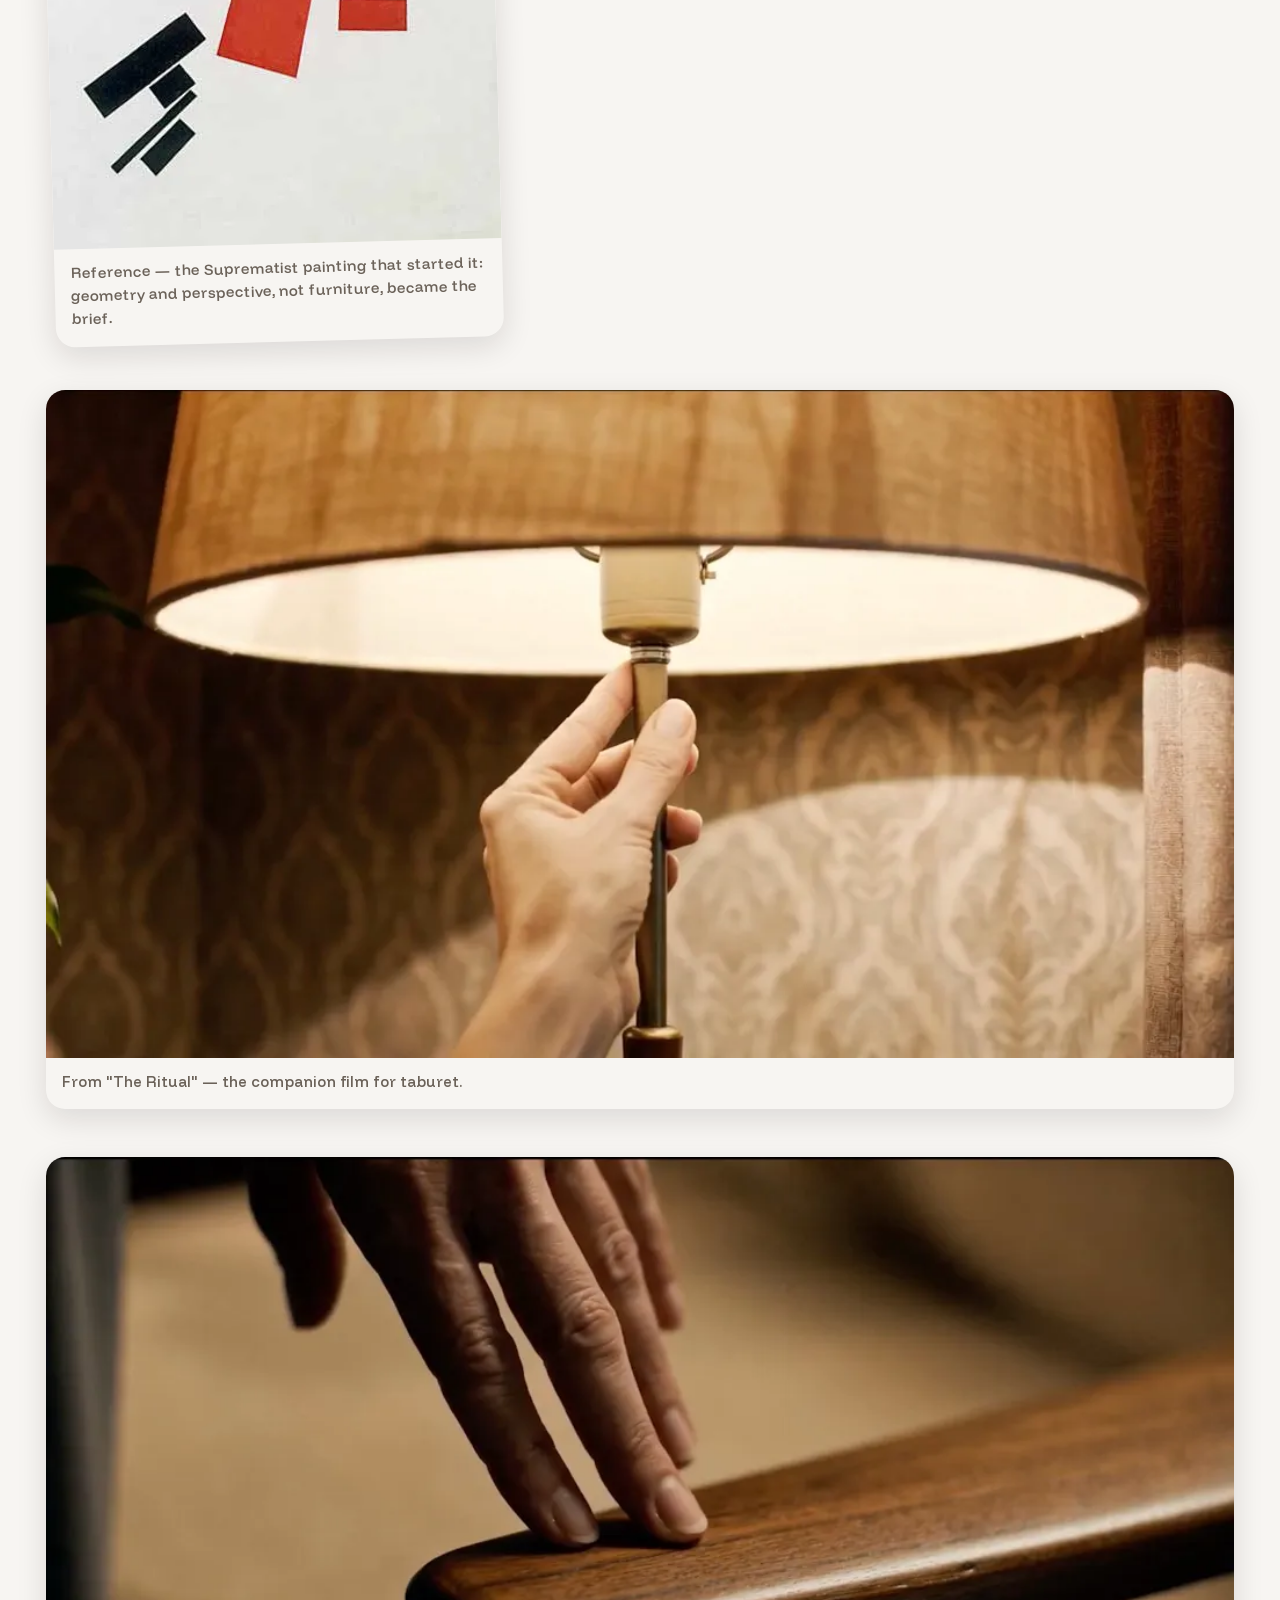
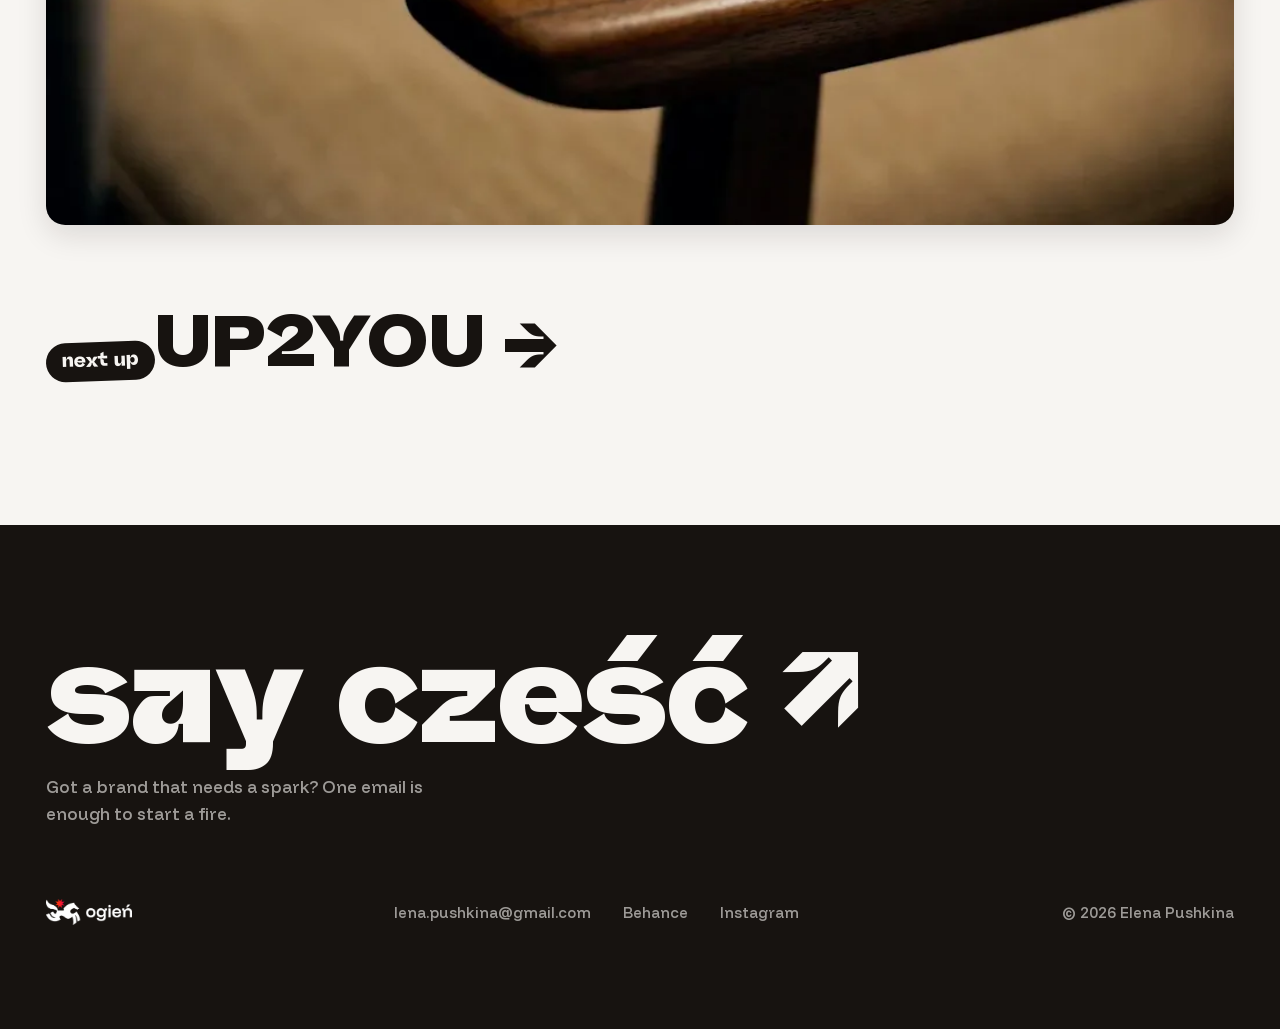
<file: design/work/taburet/index.html>
<!DOCTYPE html><html lang="en" data-astro-cid-z4jru4n3><head><meta charset="utf-8"><link rel="icon" type="image/svg+xml" href="/design/favicon.svg"><meta name="viewport" content="width=device-width, initial-scale=1"><meta name="generator" content="Astro v7.0.6"><link rel="canonical" href="https://ogien.design/design/work/taburet/"><title>taburet — ogień</title><meta name="description" content="A modernist identity built from a single Suprematist painting left behind by a friend."><meta property="og:type" content="website"><meta property="og:url" content="https://ogien.design/design/work/taburet/"><meta property="og:title" content="taburet — ogień"><meta property="og:description" content="A modernist identity built from a single Suprematist painting left behind by a friend."><meta property="og:image" content="https://ogien.design/design/_astro/chair-icon.DL08Go15.jpg"><meta name="twitter:card" content="summary_large_image"><meta name="twitter:title" content="taburet — ogień"><meta name="twitter:description" content="A modernist identity built from a single Suprematist painting left behind by a friend."><link rel="stylesheet" href="/design/_astro/Footer.C1gCU2X_.css"><style>.title-block[data-astro-cid-pznzci7v]{padding-block:clamp(2rem,6vw,4.5rem) clamp(1.5rem,4vw,2.5rem)}.title-block[data-astro-cid-pznzci7v] h1[data-astro-cid-pznzci7v]{color:var(--accent);font-size:clamp(3rem,11vw,10rem);font-weight:760;line-height:.92}.tags[data-astro-cid-pznzci7v]{flex-wrap:wrap;gap:.625rem;margin-top:clamp(1.25rem,3vw,2rem);display:flex}.tag[data-astro-cid-pznzci7v]{font-family:var(--font-display);font-weight:650;font-size:var(--text-sm);border-radius:999px;padding:.45rem 1rem .5rem;transform:rotate(-1.5deg)}.tag[data-astro-cid-pznzci7v]:nth-child(2n){transform:rotate(1.5deg)}.t-client[data-astro-cid-pznzci7v]{background:var(--sticker-bg);color:var(--sticker-fg)}.t-category[data-astro-cid-pznzci7v]{background:var(--ink);color:var(--paper)}.t-year[data-astro-cid-pznzci7v]{color:var(--ink);background:#17131014}.statement[data-astro-cid-pznzci7v]{max-width:60rem;padding-block:clamp(2rem,5vw,3.5rem)}.kicker[data-astro-cid-pznzci7v]{font-family:var(--font-display);color:var(--paper);background:var(--ink);margin-bottom:var(--space-sm);border-radius:999px;padding:.3rem 1rem .4rem;font-size:1.125rem;font-weight:700;display:inline-block;transform:rotate(-2deg)}.statement[data-astro-cid-pznzci7v] p[data-astro-cid-pznzci7v]{font-family:var(--font-display);text-wrap:pretty;font-size:clamp(1.5rem,3.2vw,2.75rem);font-weight:550;line-height:1.22}.gallery[data-astro-cid-pznzci7v]{gap:clamp(1.5rem,4vw,3rem);display:grid}.plate[data-astro-cid-pznzci7v]{border-radius:var(--radius-card);margin:0;overflow:hidden;box-shadow:0 10px 30px #1713101f}.plate[data-astro-cid-pznzci7v] img{width:100%;height:auto}.plate[data-astro-cid-pznzci7v] figcaption[data-astro-cid-pznzci7v]{padding:var(--space-xs) var(--space-sm) var(--space-sm);font-size:var(--text-sm);color:var(--smoke);max-width:60ch}.plate[data-astro-cid-pznzci7v].inline{justify-self:start;max-width:28rem;transform:rotate(-1.5deg)}.next[data-astro-cid-pznzci7v]{padding-block:clamp(3rem,7vw,5rem) 0}.next[data-astro-cid-pznzci7v] a[data-astro-cid-pznzci7v]{font-family:var(--font-display);color:var(--ink);font-variation-settings:"wght" 740, "ital" 0;transition:font-variation-settings .3s var(--ease-out-quart), color .3s var(--ease-out-quart);font-size:clamp(2.25rem,6vw,4.5rem);font-weight:740;line-height:1;text-decoration:none;display:inline-block}.next[data-astro-cid-pznzci7v] a[data-astro-cid-pznzci7v]:hover,.next[data-astro-cid-pznzci7v] a[data-astro-cid-pznzci7v]:focus-visible{color:var(--next-accent);font-variation-settings:"wght" 740, "ital" 12}
</style></head><body data-astro-cid-z4jru4n3><header class="nav solid" data-astro-cid-wpvy4v7s><div class="nav-inner" data-astro-cid-wpvy4v7s><a href="/design" class="brand" aria-label="ogień — home" data-astro-cid-wpvy4v7s><img src="/design/_astro/logo-lockup-black.DSKNkNii_4s92K.webp" srcset="/design/_astro/logo-lockup-black.DSKNkNii_1SRmSt.webp 220w, /design/_astro/logo-lockup-black.DSKNkNii_25NYOC.webp 320w" alt="ogień" sizes="(min-width: 640px) 220px, 160px" data-astro-cid-wpvy4v7s="true" loading="eager" decoding="sync" fetchpriority="high" width="1775" height="544"></a><nav aria-label="Primary" data-astro-cid-wpvy4v7s><ul data-astro-cid-wpvy4v7s><li data-astro-cid-wpvy4v7s><a href="/design/#work" data-astro-cid-wpvy4v7s>work</a></li><li data-astro-cid-wpvy4v7s><a href="/design/services" data-astro-cid-wpvy4v7s>services</a></li><li data-astro-cid-wpvy4v7s><a href="/design/contact" data-astro-cid-wpvy4v7s>contact</a></li></ul></nav></div></header><main class="container" style="--accent: #171310; --sticker-bg: #171310; --sticker-fg: #ffffff; --next-accent: #e35f22;" data-astro-cid-pznzci7v><header class="title-block" data-astro-cid-pznzci7v><h1 data-reveal data-astro-cid-pznzci7v>taburet</h1><div class="tags" data-reveal data-reveal-delay="1" data-astro-cid-pznzci7v><span class="tag t-client" data-astro-cid-pznzci7v>independent furniture restorer</span><span class="tag t-category" data-astro-cid-pznzci7v>brand identity, furniture restoration</span><span class="tag t-year" data-astro-cid-pznzci7v>2024</span></div></header><section class="statement" data-astro-cid-pznzci7v><span class="kicker" data-reveal data-astro-cid-pznzci7v>the task</span><p data-reveal data-reveal-delay="1" data-astro-cid-pznzci7v>A one-person furniture restoration business needed an identity with real weight behind it — the client&#39;s late artist friend had left him a Suprematist-style painting of a chair, and the brand needed to honor that rather than simply illustrate furniture.</p></section><section class="gallery" data-astro-cid-pznzci7v><figure class="plate" data-reveal data-astro-cid-pznzci7v><img src="/design/_astro/chair-icon.DL08Go15_2mxSTJ.webp" srcset="/design/_astro/chair-icon.DL08Go15_1pyWpM.webp 640w, /design/_astro/chair-icon.DL08Go15_92aG4.webp 1024w, /design/_astro/chair-icon.DL08Go15_Z166W0T.webp 1600w, /design/_astro/chair-icon.DL08Go15_2mxSTJ.webp 1920w" alt="Restored chair on a city street beside the taburet icon" sizes="(min-width: 64rem) 80vw, 100vw" loading="eager" data-astro-cid-pznzci7v="true" decoding="async" width="1920" height="1050"></figure><div class="statement solution" data-astro-cid-pznzci7v><span class="kicker" data-reveal data-astro-cid-pznzci7v>the solution</span><p data-reveal data-reveal-delay="1" data-astro-cid-pznzci7v>Rather than redrawing chairs, the identity translates the painting&#39;s angular geometry and perspective into the wordmark and a rounded-square icon — a modernist system that reads as considered and handmade at once. A companion film, &quot;The Ritual,&quot; extends the brand: it opens in a cold, fluorescent-lit office and resolves into a warm home interior, repositioning the chair from function to comfort.</p></div><figure class="plate" data-reveal data-astro-cid-pznzci7v><img src="/design/_astro/wordmark.BDvmVG3S_iopT5.webp" srcset="/design/_astro/wordmark.BDvmVG3S_1As2bV.webp 640w, /design/_astro/wordmark.BDvmVG3S_1zPNSl.webp 1024w, /design/_astro/wordmark.BDvmVG3S_1YaLeu.webp 1600w, /design/_astro/wordmark.BDvmVG3S_iopT5.webp 1920w" alt="taburet wordmark in white on black" sizes="(min-width: 64rem) 80vw, 100vw" loading="lazy" data-astro-cid-pznzci7v="true" decoding="async" width="1920" height="1050"></figure><figure class="plate" data-reveal data-astro-cid-pznzci7v><img src="/design/_astro/texture.cpMgfA7H_ZISvQp.webp" srcset="/design/_astro/texture.cpMgfA7H_Z1VcYnh.webp 640w, /design/_astro/texture.cpMgfA7H_1rPDO4.webp 1024w, /design/_astro/texture.cpMgfA7H_Z1QoFrp.webp 1600w, /design/_astro/texture.cpMgfA7H_ZISvQp.webp 1920w" alt="Wood grain detail beside a fingertip, close up" sizes="(min-width: 64rem) 80vw, 100vw" loading="lazy" data-astro-cid-pznzci7v="true" decoding="async" width="1920" height="679"></figure><figure class="plate" data-reveal data-astro-cid-pznzci7v><img src="/design/_astro/cards-1.ynLuYMsn_1ohlyd.webp" srcset="/design/_astro/cards-1.ynLuYMsn_1QtvfY.webp 640w, /design/_astro/cards-1.ynLuYMsn_Z1dGo3Q.webp 1024w, /design/_astro/cards-1.ynLuYMsn_QkKcQ.webp 1600w, /design/_astro/cards-1.ynLuYMsn_Z2vKMS6.webp 2200w" alt="taburet business cards on brushed metal" sizes="(min-width: 64rem) 80vw, 100vw" loading="lazy" data-astro-cid-pznzci7v="true" decoding="async" width="2400" height="1600"></figure><figure class="plate inline" data-reveal data-astro-cid-pznzci7v><img src="/design/_astro/suprematist-ref.DB0ZpsfK_23eQcg.webp" srcset="/design/_astro/suprematist-ref.DB0ZpsfK_23eQcg.webp 400w" alt="Reference: Kazimir Malevich Suprematist composition that inspired the identity" sizes="(min-width: 40rem) 28rem, 60vw" loading="lazy" data-astro-cid-pznzci7v="true" decoding="async" width="400" height="615"><figcaption data-astro-cid-pznzci7v>Reference — the Suprematist painting that started it: geometry and perspective, not furniture, became the brief.</figcaption></figure><figure class="plate" data-reveal data-astro-cid-pznzci7v><img src="/design/_astro/still-lamp.DVmKMN1v_2kHgTl.webp" srcset="/design/_astro/still-lamp.DVmKMN1v_Z1KNeit.webp 640w, /design/_astro/still-lamp.DVmKMN1v_Z19l7sV.webp 1024w, /design/_astro/still-lamp.DVmKMN1v_1TqY8s.webp 1600w, /design/_astro/still-lamp.DVmKMN1v_2kHgTl.webp 1920w" alt="Film still from &quot;The Ritual&quot;: a hand adjusting a warm table lamp" sizes="(min-width: 64rem) 80vw, 100vw" loading="lazy" data-astro-cid-pznzci7v="true" decoding="async" width="1920" height="1080"><figcaption data-astro-cid-pznzci7v>From &quot;The Ritual&quot; — the companion film for taburet.</figcaption></figure><figure class="plate" data-reveal data-astro-cid-pznzci7v><img src="/design/_astro/still-chair.CUk9BHvI_Z6fmrL.webp" srcset="/design/_astro/still-chair.CUk9BHvI_ZAYn3p.webp 640w, /design/_astro/still-chair.CUk9BHvI_2iWygF.webp 1024w, /design/_astro/still-chair.CUk9BHvI_1MffNY.webp 1600w, /design/_astro/still-chair.CUk9BHvI_Z6fmrL.webp 1920w" alt="Film still from &quot;The Ritual&quot;: a hand resting on a wooden chair armrest" sizes="(min-width: 64rem) 80vw, 100vw" loading="lazy" data-astro-cid-pznzci7v="true" decoding="async" width="1920" height="1080"></figure></section><section class="next" data-astro-cid-pznzci7v><span class="kicker" data-reveal data-astro-cid-pznzci7v>next up</span><a href="/design/work/up2you" data-reveal data-reveal-delay="1" data-astro-cid-pznzci7v>UP2YOU&nbsp;→</a></section></main><footer class="site-footer" data-astro-cid-jo6i4kqk><a class="czesc" href="mailto:lena.pushkina@gmail.com" data-astro-cid-jo6i4kqk>say cześć&nbsp;↗</a><p class="note" data-astro-cid-jo6i4kqk>Got a brand that needs a spark? One email is enough to start a fire.</p><div class="base" data-astro-cid-jo6i4kqk><img src="/design/_astro/logo-lockup-white.Bmr6O0op_Z1yFMCf.webp" srcset="/design/_astro/logo-lockup-white.Bmr6O0op_1bBJt0.webp 220w" alt="ogień" sizes="220px" data-astro-cid-jo6i4kqk="true" loading="lazy" decoding="async" width="1775" height="544" class="lockup"><ul class="links" data-astro-cid-jo6i4kqk><li data-astro-cid-jo6i4kqk><a href="mailto:lena.pushkina@gmail.com" data-astro-cid-jo6i4kqk>lena.pushkina@gmail.com</a></li><li data-astro-cid-jo6i4kqk><a href="https://www.behance.net/pushkinadesigner" target="_blank" rel="noreferrer noopener" data-astro-cid-jo6i4kqk>Behance</a></li><li data-astro-cid-jo6i4kqk><a href="https://www.instagram.com/design.pushka/" target="_blank" rel="noreferrer noopener" data-astro-cid-jo6i4kqk>Instagram</a></li></ul><p class="meta" data-astro-cid-jo6i4kqk>&copy; 2026 Elena Pushkina</p></div></footer><a class="float-contact" href="/design/contact" data-astro-cid-z4jru4n3>Get in contact</a><script type="module">var e=new IntersectionObserver(t=>{for(let n of t)n.isIntersecting&&(n.target.classList.add(`is-visible`),e.unobserve(n.target))},{rootMargin:`0px 0px -10% 0px`,threshold:.1});document.querySelectorAll(`[data-reveal]`).forEach(t=>e.observe(t));</script></body></html>
</file>
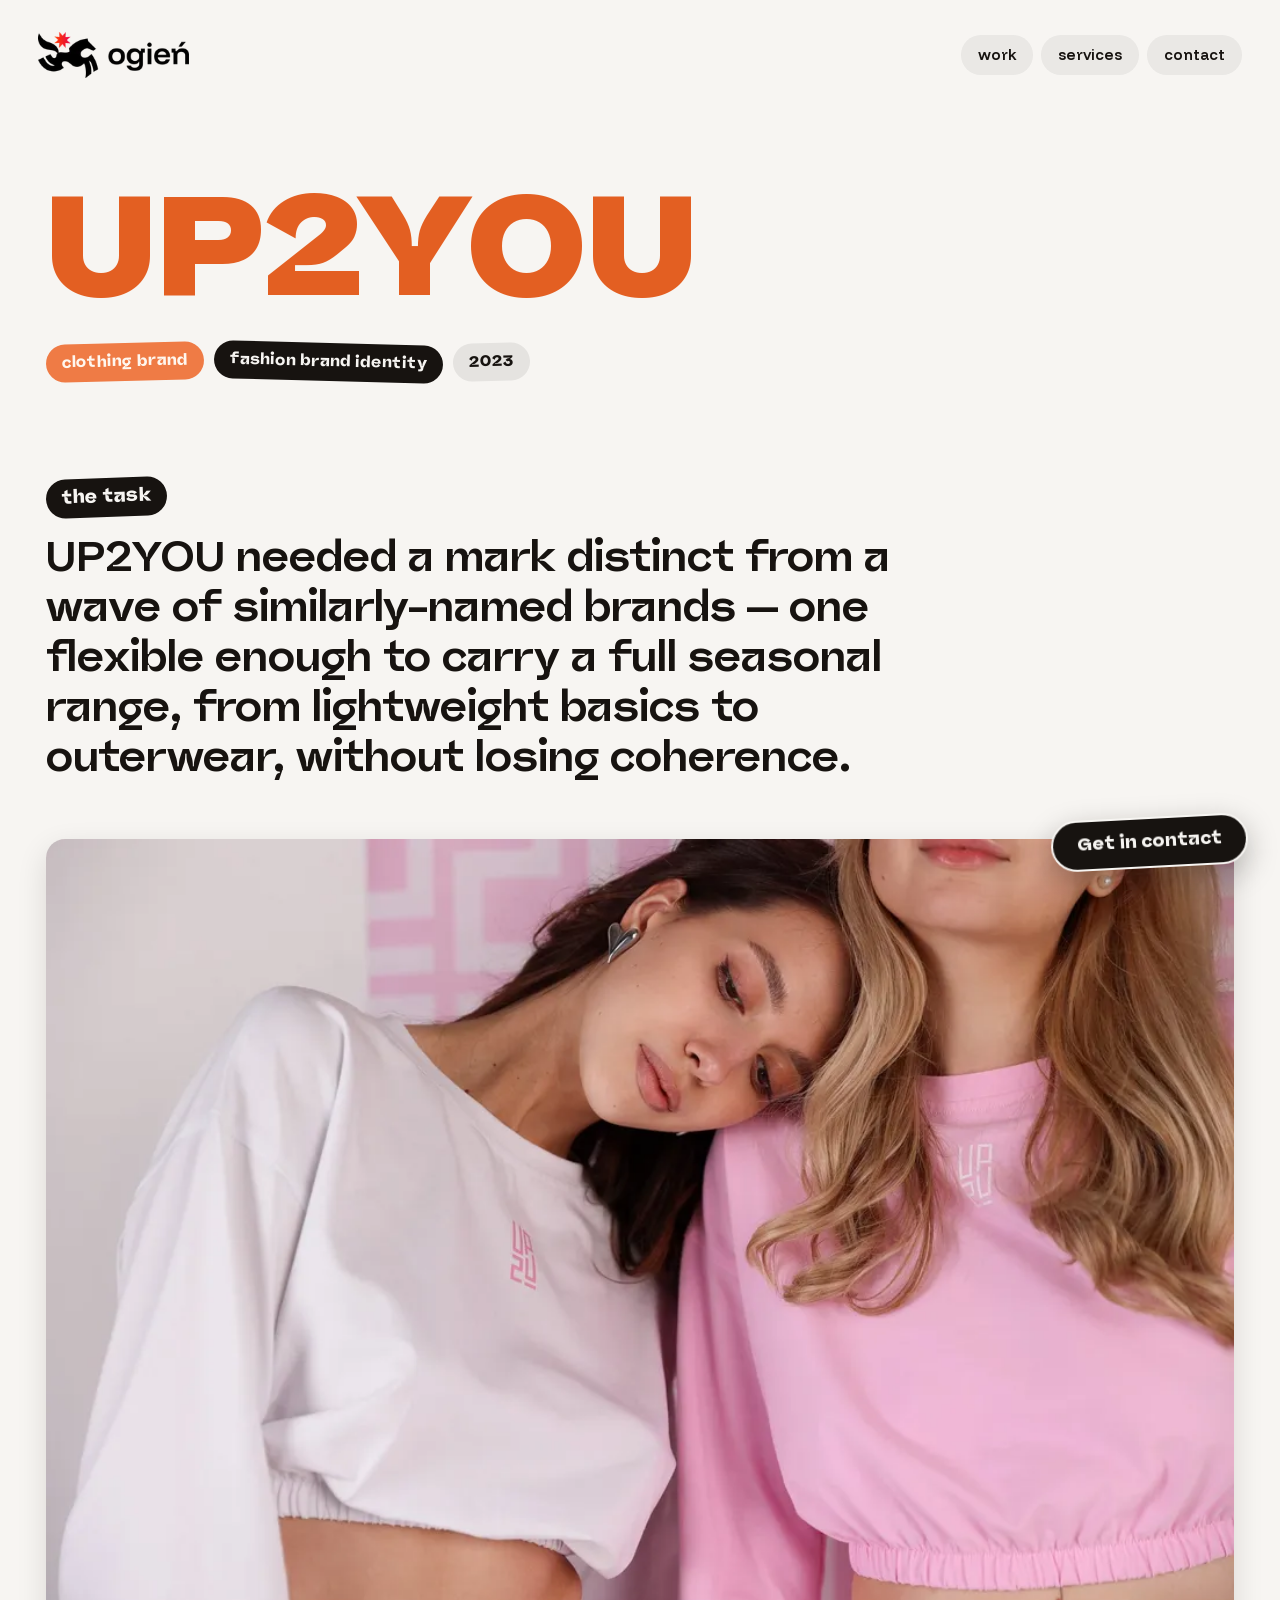
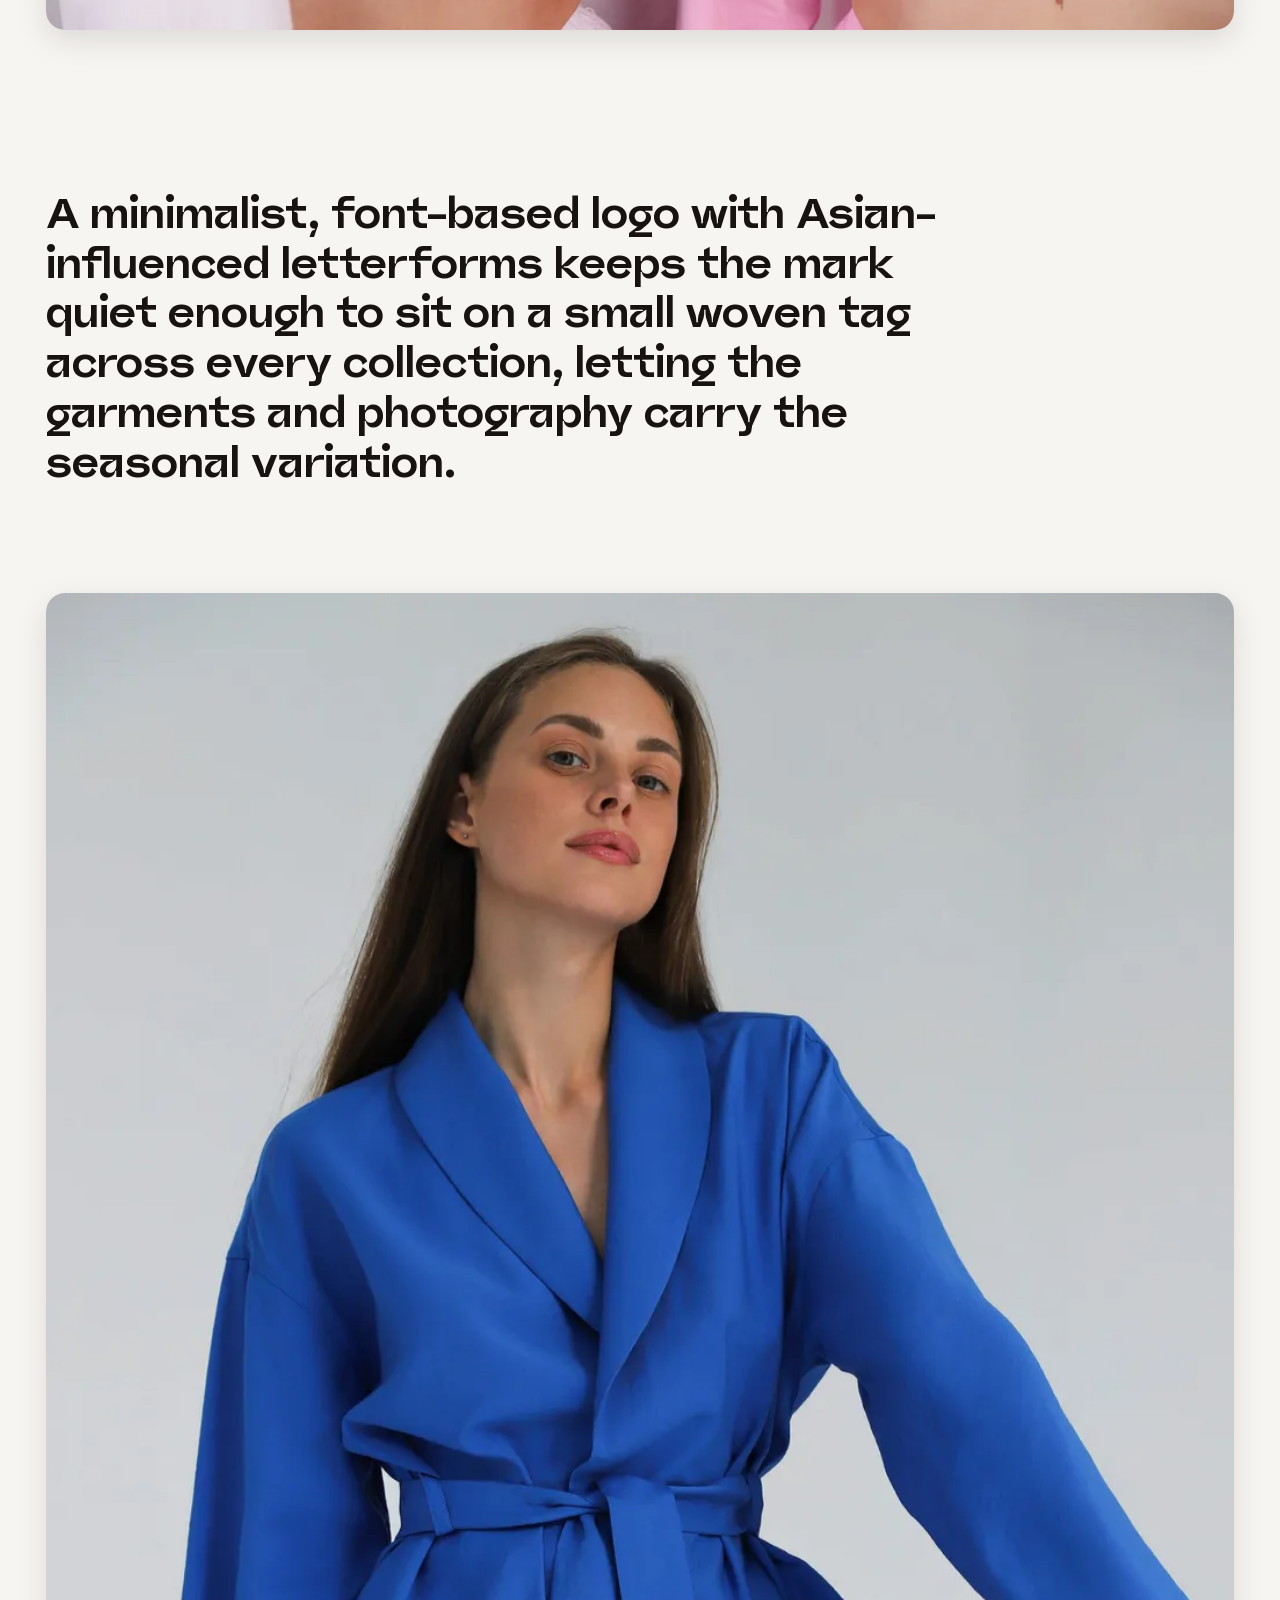
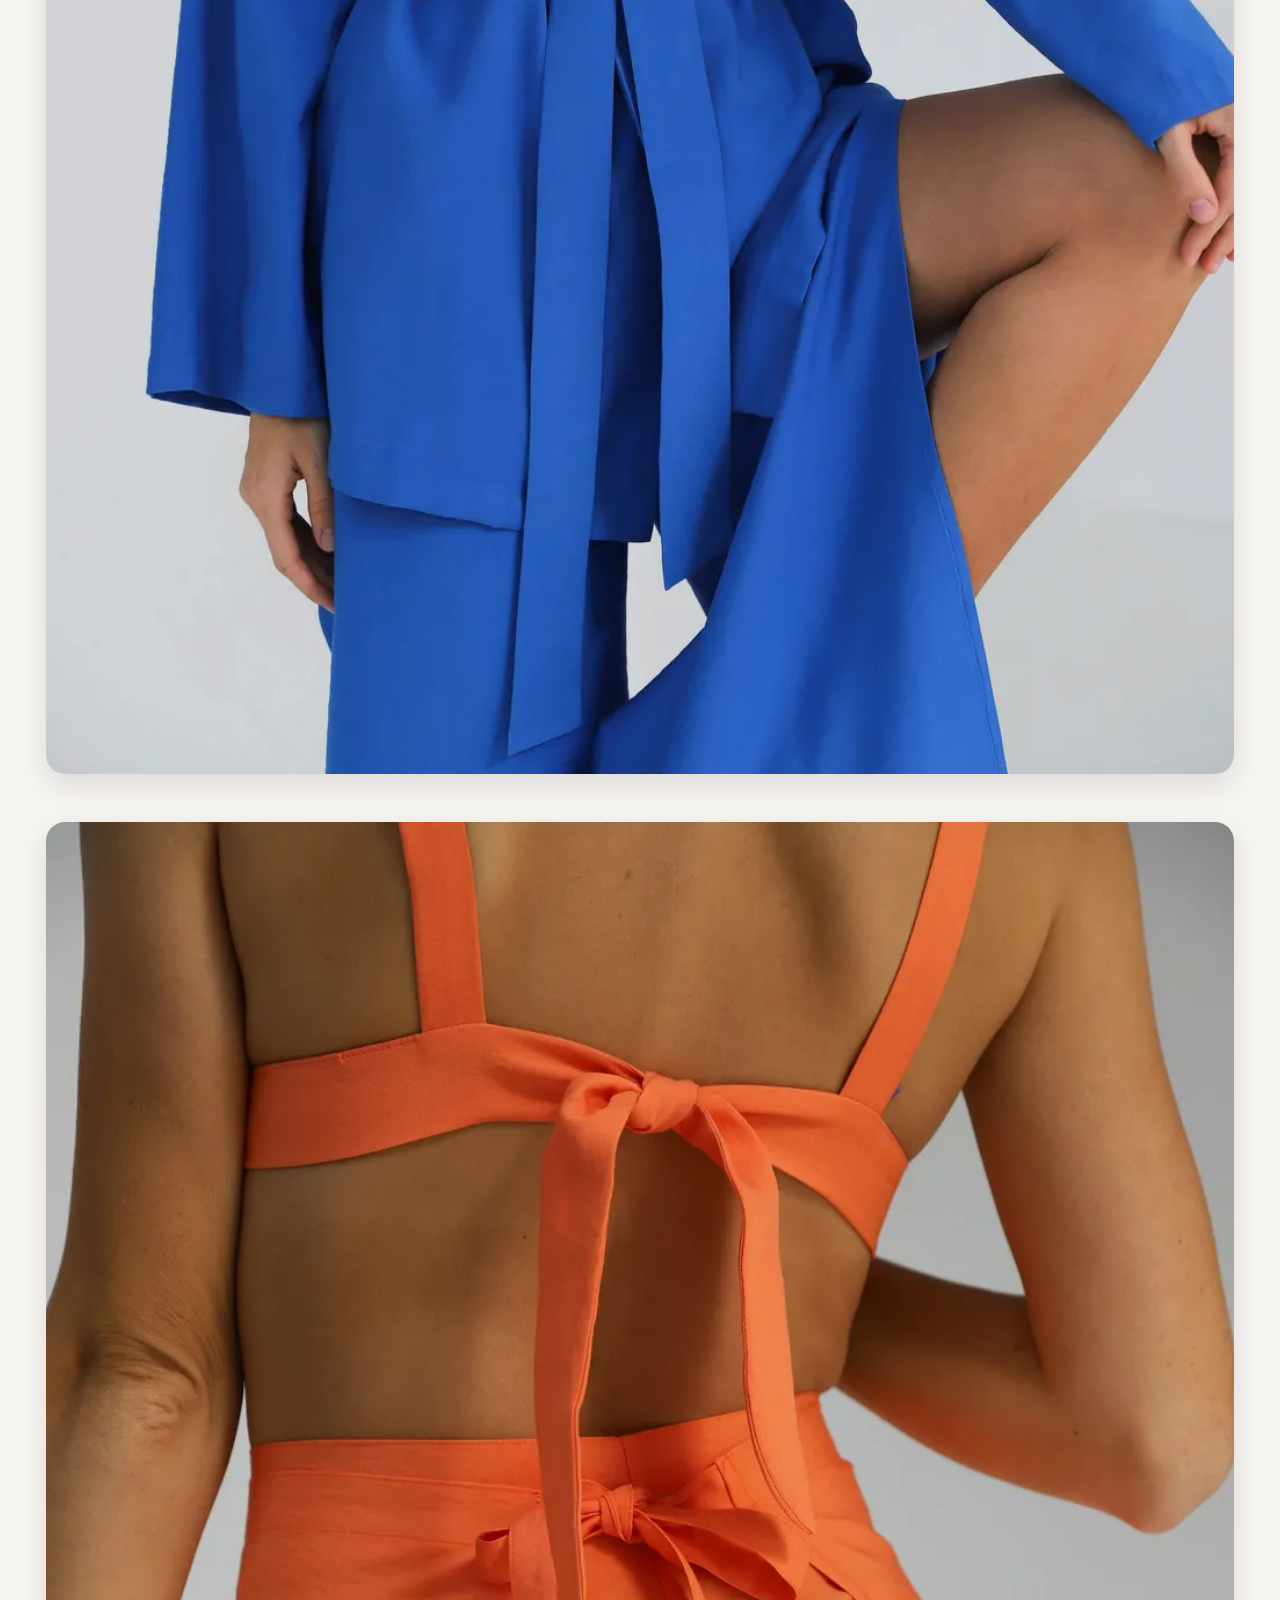
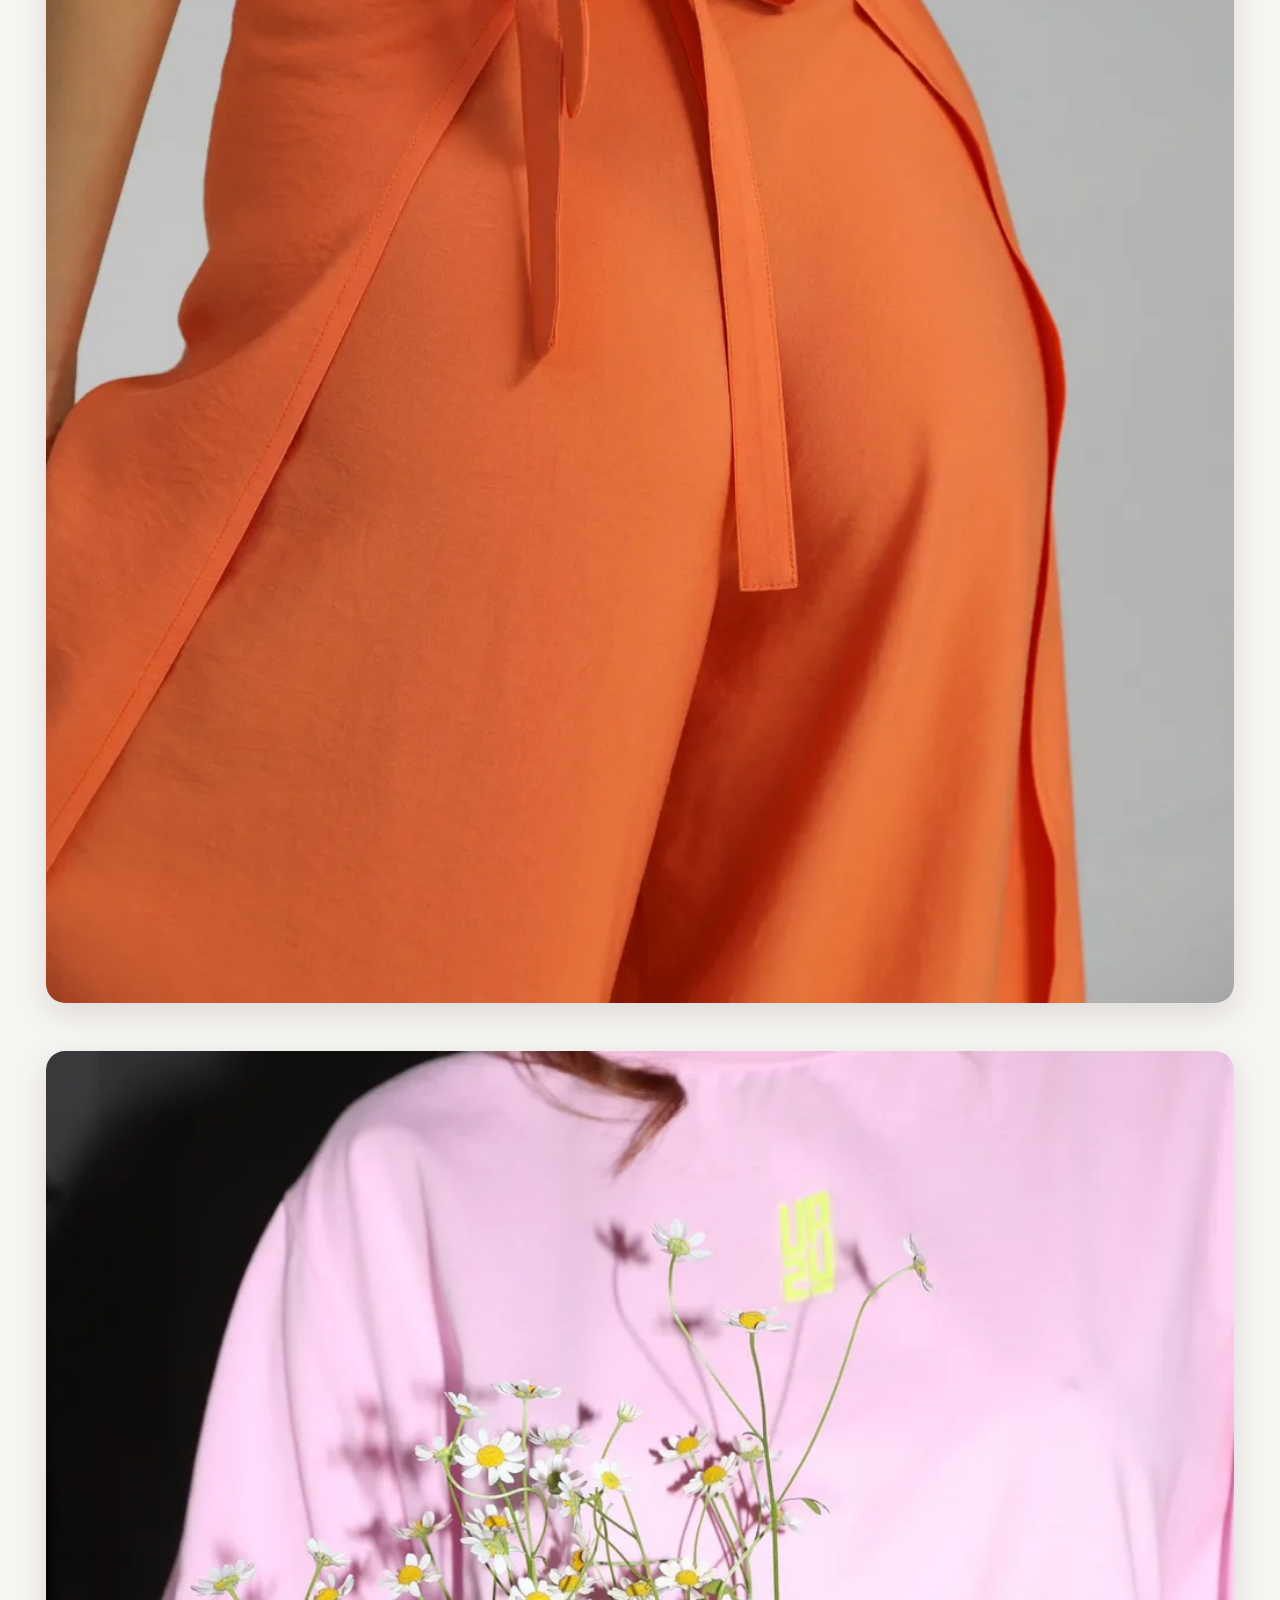
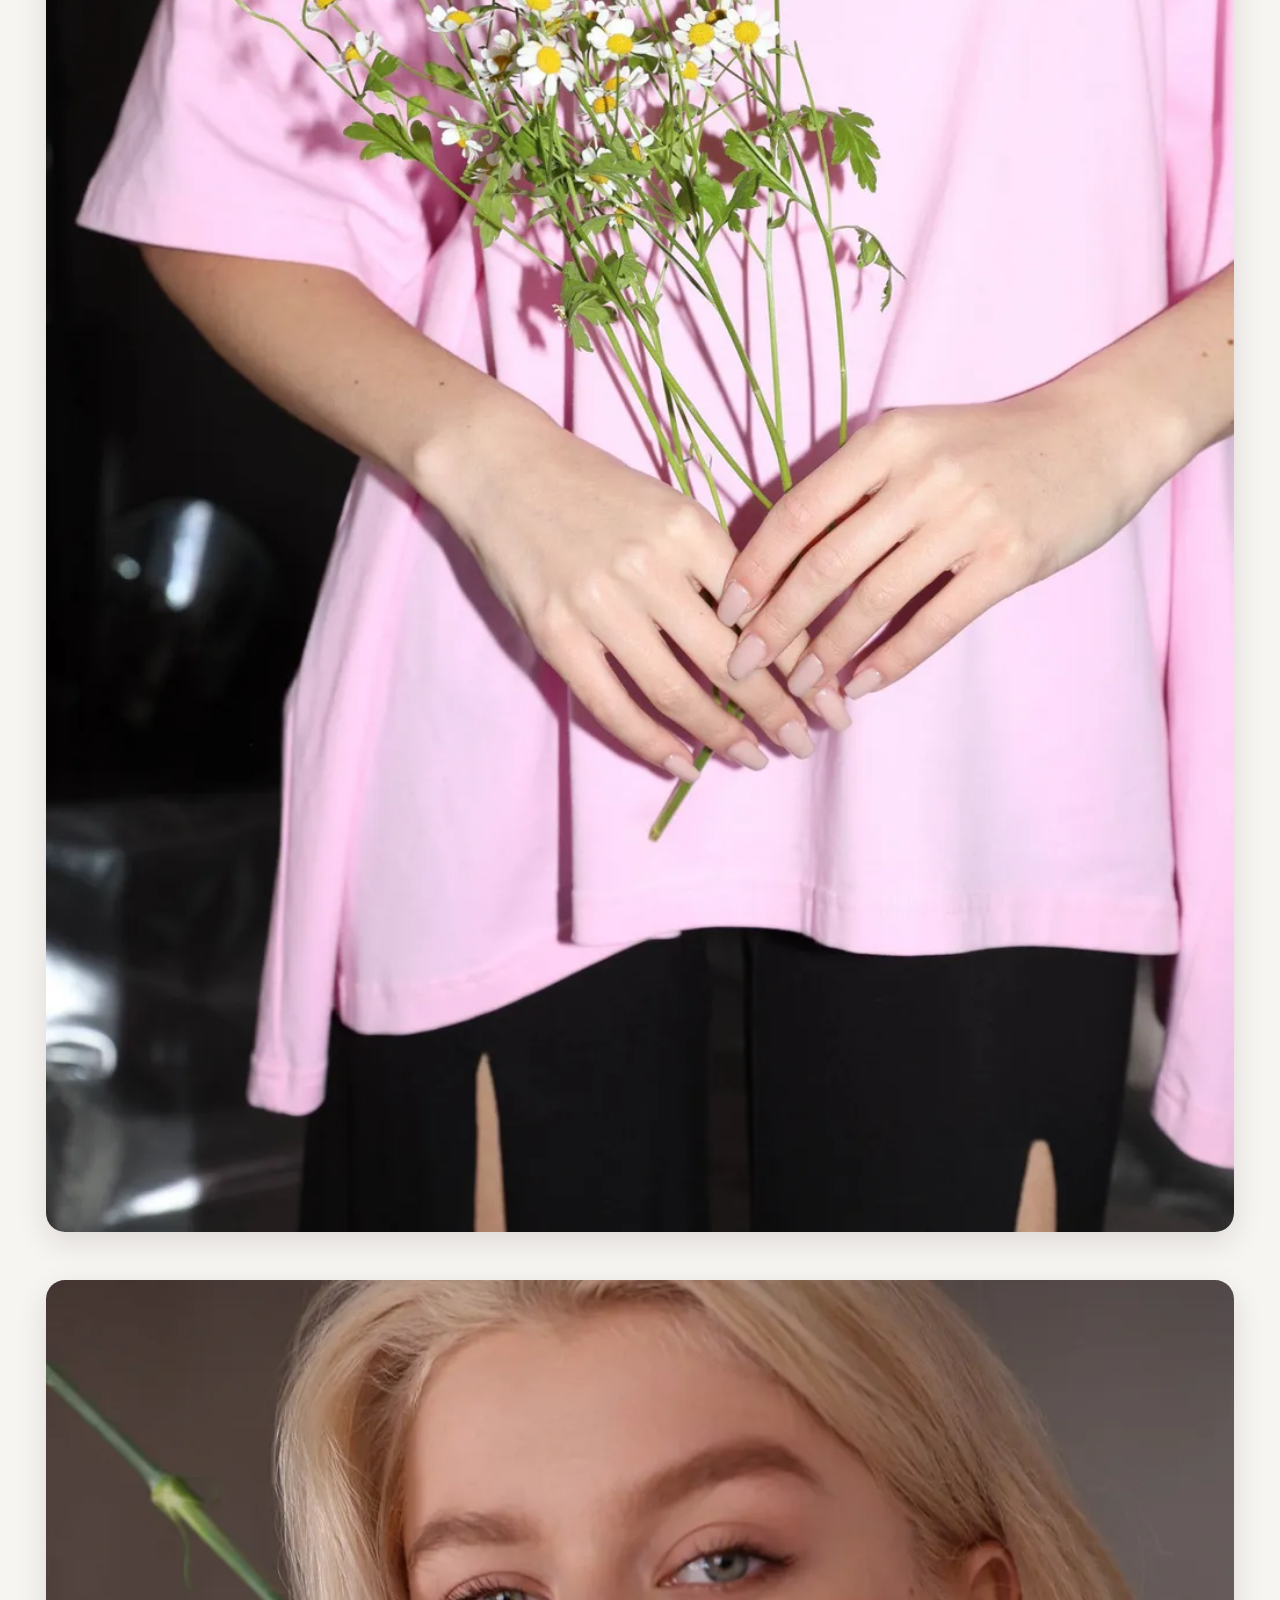
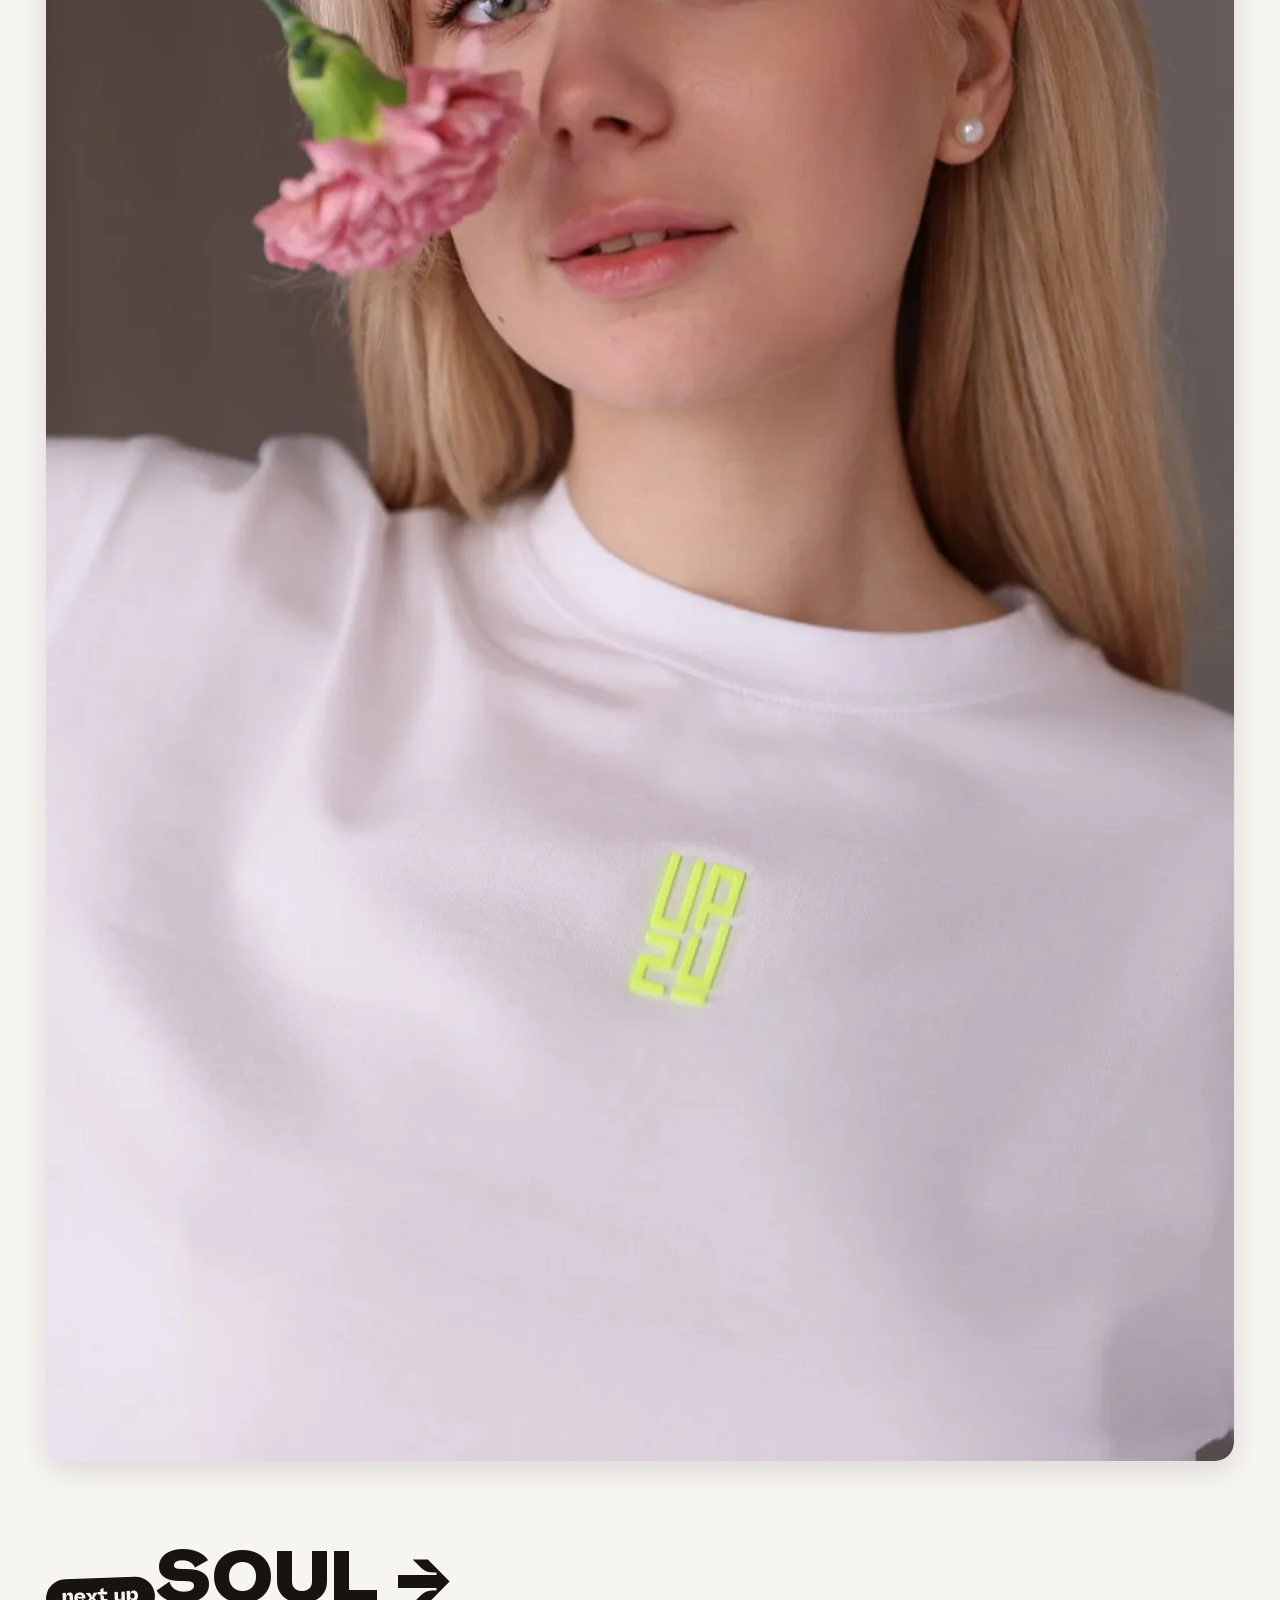
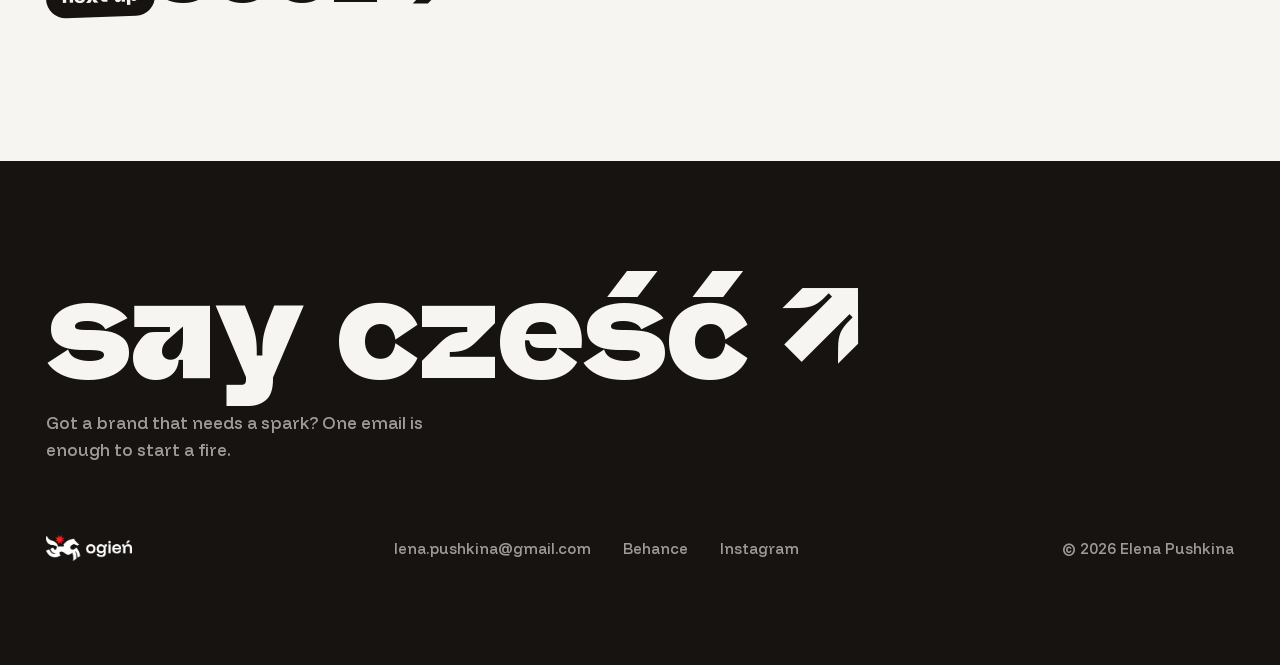
<file: design/work/up2you/index.html>
<!DOCTYPE html><html lang="en" data-astro-cid-z4jru4n3><head><meta charset="utf-8"><link rel="icon" type="image/svg+xml" href="/design/favicon.svg"><meta name="viewport" content="width=device-width, initial-scale=1"><meta name="generator" content="Astro v7.0.6"><link rel="canonical" href="https://ogien.design/design/work/up2you/"><title>UP2YOU — ogień</title><meta name="description" content="A minimalist type-driven mark for a size- and season-flexible clothing label."><meta property="og:type" content="website"><meta property="og:url" content="https://ogien.design/design/work/up2you/"><meta property="og:title" content="UP2YOU — ogień"><meta property="og:description" content="A minimalist type-driven mark for a size- and season-flexible clothing label."><meta property="og:image" content="https://ogien.design/design/_astro/duo-tees.BrfA4NMt.jpg"><meta name="twitter:card" content="summary_large_image"><meta name="twitter:title" content="UP2YOU — ogień"><meta name="twitter:description" content="A minimalist type-driven mark for a size- and season-flexible clothing label."><link rel="stylesheet" href="/design/_astro/Footer.C1gCU2X_.css"><style>.title-block[data-astro-cid-pznzci7v]{padding-block:clamp(2rem,6vw,4.5rem) clamp(1.5rem,4vw,2.5rem)}.title-block[data-astro-cid-pznzci7v] h1[data-astro-cid-pznzci7v]{color:var(--accent);font-size:clamp(3rem,11vw,10rem);font-weight:760;line-height:.92}.tags[data-astro-cid-pznzci7v]{flex-wrap:wrap;gap:.625rem;margin-top:clamp(1.25rem,3vw,2rem);display:flex}.tag[data-astro-cid-pznzci7v]{font-family:var(--font-display);font-weight:650;font-size:var(--text-sm);border-radius:999px;padding:.45rem 1rem .5rem;transform:rotate(-1.5deg)}.tag[data-astro-cid-pznzci7v]:nth-child(2n){transform:rotate(1.5deg)}.t-client[data-astro-cid-pznzci7v]{background:var(--sticker-bg);color:var(--sticker-fg)}.t-category[data-astro-cid-pznzci7v]{background:var(--ink);color:var(--paper)}.t-year[data-astro-cid-pznzci7v]{color:var(--ink);background:#17131014}.statement[data-astro-cid-pznzci7v]{max-width:60rem;padding-block:clamp(2rem,5vw,3.5rem)}.kicker[data-astro-cid-pznzci7v]{font-family:var(--font-display);color:var(--paper);background:var(--ink);margin-bottom:var(--space-sm);border-radius:999px;padding:.3rem 1rem .4rem;font-size:1.125rem;font-weight:700;display:inline-block;transform:rotate(-2deg)}.statement[data-astro-cid-pznzci7v] p[data-astro-cid-pznzci7v]{font-family:var(--font-display);text-wrap:pretty;font-size:clamp(1.5rem,3.2vw,2.75rem);font-weight:550;line-height:1.22}.gallery[data-astro-cid-pznzci7v]{gap:clamp(1.5rem,4vw,3rem);display:grid}.plate[data-astro-cid-pznzci7v]{border-radius:var(--radius-card);margin:0;overflow:hidden;box-shadow:0 10px 30px #1713101f}.plate[data-astro-cid-pznzci7v] img{width:100%;height:auto}.plate[data-astro-cid-pznzci7v] figcaption[data-astro-cid-pznzci7v]{padding:var(--space-xs) var(--space-sm) var(--space-sm);font-size:var(--text-sm);color:var(--smoke);max-width:60ch}.plate[data-astro-cid-pznzci7v].inline{justify-self:start;max-width:28rem;transform:rotate(-1.5deg)}.next[data-astro-cid-pznzci7v]{padding-block:clamp(3rem,7vw,5rem) 0}.next[data-astro-cid-pznzci7v] a[data-astro-cid-pznzci7v]{font-family:var(--font-display);color:var(--ink);font-variation-settings:"wght" 740, "ital" 0;transition:font-variation-settings .3s var(--ease-out-quart), color .3s var(--ease-out-quart);font-size:clamp(2.25rem,6vw,4.5rem);font-weight:740;line-height:1;text-decoration:none;display:inline-block}.next[data-astro-cid-pznzci7v] a[data-astro-cid-pznzci7v]:hover,.next[data-astro-cid-pznzci7v] a[data-astro-cid-pznzci7v]:focus-visible{color:var(--next-accent);font-variation-settings:"wght" 740, "ital" 12}
</style></head><body data-astro-cid-z4jru4n3><header class="nav solid" data-astro-cid-wpvy4v7s><div class="nav-inner" data-astro-cid-wpvy4v7s><a href="/design" class="brand" aria-label="ogień — home" data-astro-cid-wpvy4v7s><img src="/design/_astro/logo-lockup-black.DSKNkNii_4s92K.webp" srcset="/design/_astro/logo-lockup-black.DSKNkNii_1SRmSt.webp 220w, /design/_astro/logo-lockup-black.DSKNkNii_25NYOC.webp 320w" alt="ogień" sizes="(min-width: 640px) 220px, 160px" data-astro-cid-wpvy4v7s="true" loading="eager" decoding="sync" fetchpriority="high" width="1775" height="544"></a><nav aria-label="Primary" data-astro-cid-wpvy4v7s><ul data-astro-cid-wpvy4v7s><li data-astro-cid-wpvy4v7s><a href="/design/#work" data-astro-cid-wpvy4v7s>work</a></li><li data-astro-cid-wpvy4v7s><a href="/design/services" data-astro-cid-wpvy4v7s>services</a></li><li data-astro-cid-wpvy4v7s><a href="/design/contact" data-astro-cid-wpvy4v7s>contact</a></li></ul></nav></div></header><main class="container" style="--accent: #e35f22; --sticker-bg: #ef7b45; --sticker-fg: #fff7ef; --next-accent: #171310;" data-astro-cid-pznzci7v><header class="title-block" data-astro-cid-pznzci7v><h1 data-reveal data-astro-cid-pznzci7v>UP2YOU</h1><div class="tags" data-reveal data-reveal-delay="1" data-astro-cid-pznzci7v><span class="tag t-client" data-astro-cid-pznzci7v>clothing brand</span><span class="tag t-category" data-astro-cid-pznzci7v>fashion brand identity</span><span class="tag t-year" data-astro-cid-pznzci7v>2023</span></div></header><section class="statement" data-astro-cid-pznzci7v><span class="kicker" data-reveal data-astro-cid-pznzci7v>the task</span><p data-reveal data-reveal-delay="1" data-astro-cid-pznzci7v>UP2YOU needed a mark distinct from a wave of similarly-named brands — one flexible enough to carry a full seasonal range, from lightweight basics to outerwear, without losing coherence.</p></section><section class="gallery" data-astro-cid-pznzci7v><figure class="plate" data-reveal data-astro-cid-pznzci7v><img src="/design/_astro/duo-tees.BrfA4NMt_1gSRkQ.webp" srcset="/design/_astro/duo-tees.BrfA4NMt_Z3sTpf.webp 640w, /design/_astro/duo-tees.BrfA4NMt_ZXExEx.webp 1024w, /design/_astro/duo-tees.BrfA4NMt_Z1lwCHX.webp 1600w, /design/_astro/duo-tees.BrfA4NMt_Z1dze0c.webp 2200w" alt="Two models wearing UP2YOU oversized tees" sizes="(min-width: 64rem) 80vw, 100vw" loading="eager" data-astro-cid-pznzci7v="true" decoding="async" width="2400" height="1600"></figure><div class="statement solution" data-astro-cid-pznzci7v><span class="kicker" data-reveal data-astro-cid-pznzci7v>the solution</span><p data-reveal data-reveal-delay="1" data-astro-cid-pznzci7v>A minimalist, font-based logo with Asian-influenced letterforms keeps the mark quiet enough to sit on a small woven tag across every collection, letting the garments and photography carry the seasonal variation.</p></div><figure class="plate" data-reveal data-astro-cid-pznzci7v><img src="/design/_astro/robe-blue.BCVyZ2ft_Z1nKXvf.webp" srcset="/design/_astro/robe-blue.BCVyZ2ft_Z1r6GPU.webp 640w, /design/_astro/robe-blue.BCVyZ2ft_Z2tKKCH.webp 1024w, /design/_astro/robe-blue.BCVyZ2ft_ZWDkoO.webp 1600w, /design/_astro/robe-blue.BCVyZ2ft_Z1B0hn8.webp 2200w" alt="Model wearing a UP2YOU blue robe" sizes="(min-width: 64rem) 80vw, 100vw" loading="lazy" data-astro-cid-pznzci7v="true" decoding="async" width="2400" height="3600"></figure><figure class="plate" data-reveal data-astro-cid-pznzci7v><img src="/design/_astro/set-orange.B1WEbZo7_Z2nCp1F.webp" srcset="/design/_astro/set-orange.B1WEbZo7_Z1TccP5.webp 640w, /design/_astro/set-orange.B1WEbZo7_1UFIXg.webp 1024w, /design/_astro/set-orange.B1WEbZo7_ZpTi3L.webp 1600w, /design/_astro/set-orange.B1WEbZo7_Z209tn4.webp 2200w" alt="Model wearing a UP2YOU orange co-ord set" sizes="(min-width: 64rem) 80vw, 100vw" loading="lazy" data-astro-cid-pznzci7v="true" decoding="async" width="2400" height="3600"></figure><figure class="plate" data-reveal data-astro-cid-pznzci7v><img src="/design/_astro/flowers-1.CvtZ_lb9_ZjOEWC.webp" srcset="/design/_astro/flowers-1.CvtZ_lb9_Z20K9nQ.webp 640w, /design/_astro/flowers-1.CvtZ_lb9_eXNT4.webp 1024w, /design/_astro/flowers-1.CvtZ_lb9_1L6f7W.webp 1600w, /design/_astro/flowers-1.CvtZ_lb9_ZjOEWC.webp 1707w" alt="Model in a UP2YOU pink tee holding wildflowers" sizes="(min-width: 64rem) 80vw, 100vw" loading="lazy" data-astro-cid-pznzci7v="true" decoding="async" width="1707" height="2560"></figure><figure class="plate" data-reveal data-astro-cid-pznzci7v><img src="/design/_astro/portrait.C6vFhcyQ_1zsR33.webp" srcset="/design/_astro/portrait.C6vFhcyQ_ZncXDh.webp 640w, /design/_astro/portrait.C6vFhcyQ_25FFS.webp 1024w, /design/_astro/portrait.C6vFhcyQ_Z1qgwYT.webp 1600w, /design/_astro/portrait.C6vFhcyQ_1zsR33.webp 1920w" alt="Detail of the UP2YOU woven tag" sizes="(min-width: 64rem) 80vw, 100vw" loading="lazy" data-astro-cid-pznzci7v="true" decoding="async" width="1920" height="2880"></figure></section><section class="next" data-astro-cid-pznzci7v><span class="kicker" data-reveal data-astro-cid-pznzci7v>next up</span><a href="/design/work/soul" data-reveal data-reveal-delay="1" data-astro-cid-pznzci7v>SOUL&nbsp;→</a></section></main><footer class="site-footer" data-astro-cid-jo6i4kqk><a class="czesc" href="mailto:lena.pushkina@gmail.com" data-astro-cid-jo6i4kqk>say cześć&nbsp;↗</a><p class="note" data-astro-cid-jo6i4kqk>Got a brand that needs a spark? One email is enough to start a fire.</p><div class="base" data-astro-cid-jo6i4kqk><img src="/design/_astro/logo-lockup-white.Bmr6O0op_Z1yFMCf.webp" srcset="/design/_astro/logo-lockup-white.Bmr6O0op_1bBJt0.webp 220w" alt="ogień" sizes="220px" data-astro-cid-jo6i4kqk="true" loading="lazy" decoding="async" width="1775" height="544" class="lockup"><ul class="links" data-astro-cid-jo6i4kqk><li data-astro-cid-jo6i4kqk><a href="mailto:lena.pushkina@gmail.com" data-astro-cid-jo6i4kqk>lena.pushkina@gmail.com</a></li><li data-astro-cid-jo6i4kqk><a href="https://www.behance.net/pushkinadesigner" target="_blank" rel="noreferrer noopener" data-astro-cid-jo6i4kqk>Behance</a></li><li data-astro-cid-jo6i4kqk><a href="https://www.instagram.com/design.pushka/" target="_blank" rel="noreferrer noopener" data-astro-cid-jo6i4kqk>Instagram</a></li></ul><p class="meta" data-astro-cid-jo6i4kqk>&copy; 2026 Elena Pushkina</p></div></footer><a class="float-contact" href="/design/contact" data-astro-cid-z4jru4n3>Get in contact</a><script type="module">var e=new IntersectionObserver(t=>{for(let n of t)n.isIntersecting&&(n.target.classList.add(`is-visible`),e.unobserve(n.target))},{rootMargin:`0px 0px -10% 0px`,threshold:.1});document.querySelectorAll(`[data-reveal]`).forEach(t=>e.observe(t));</script></body></html>
</file>
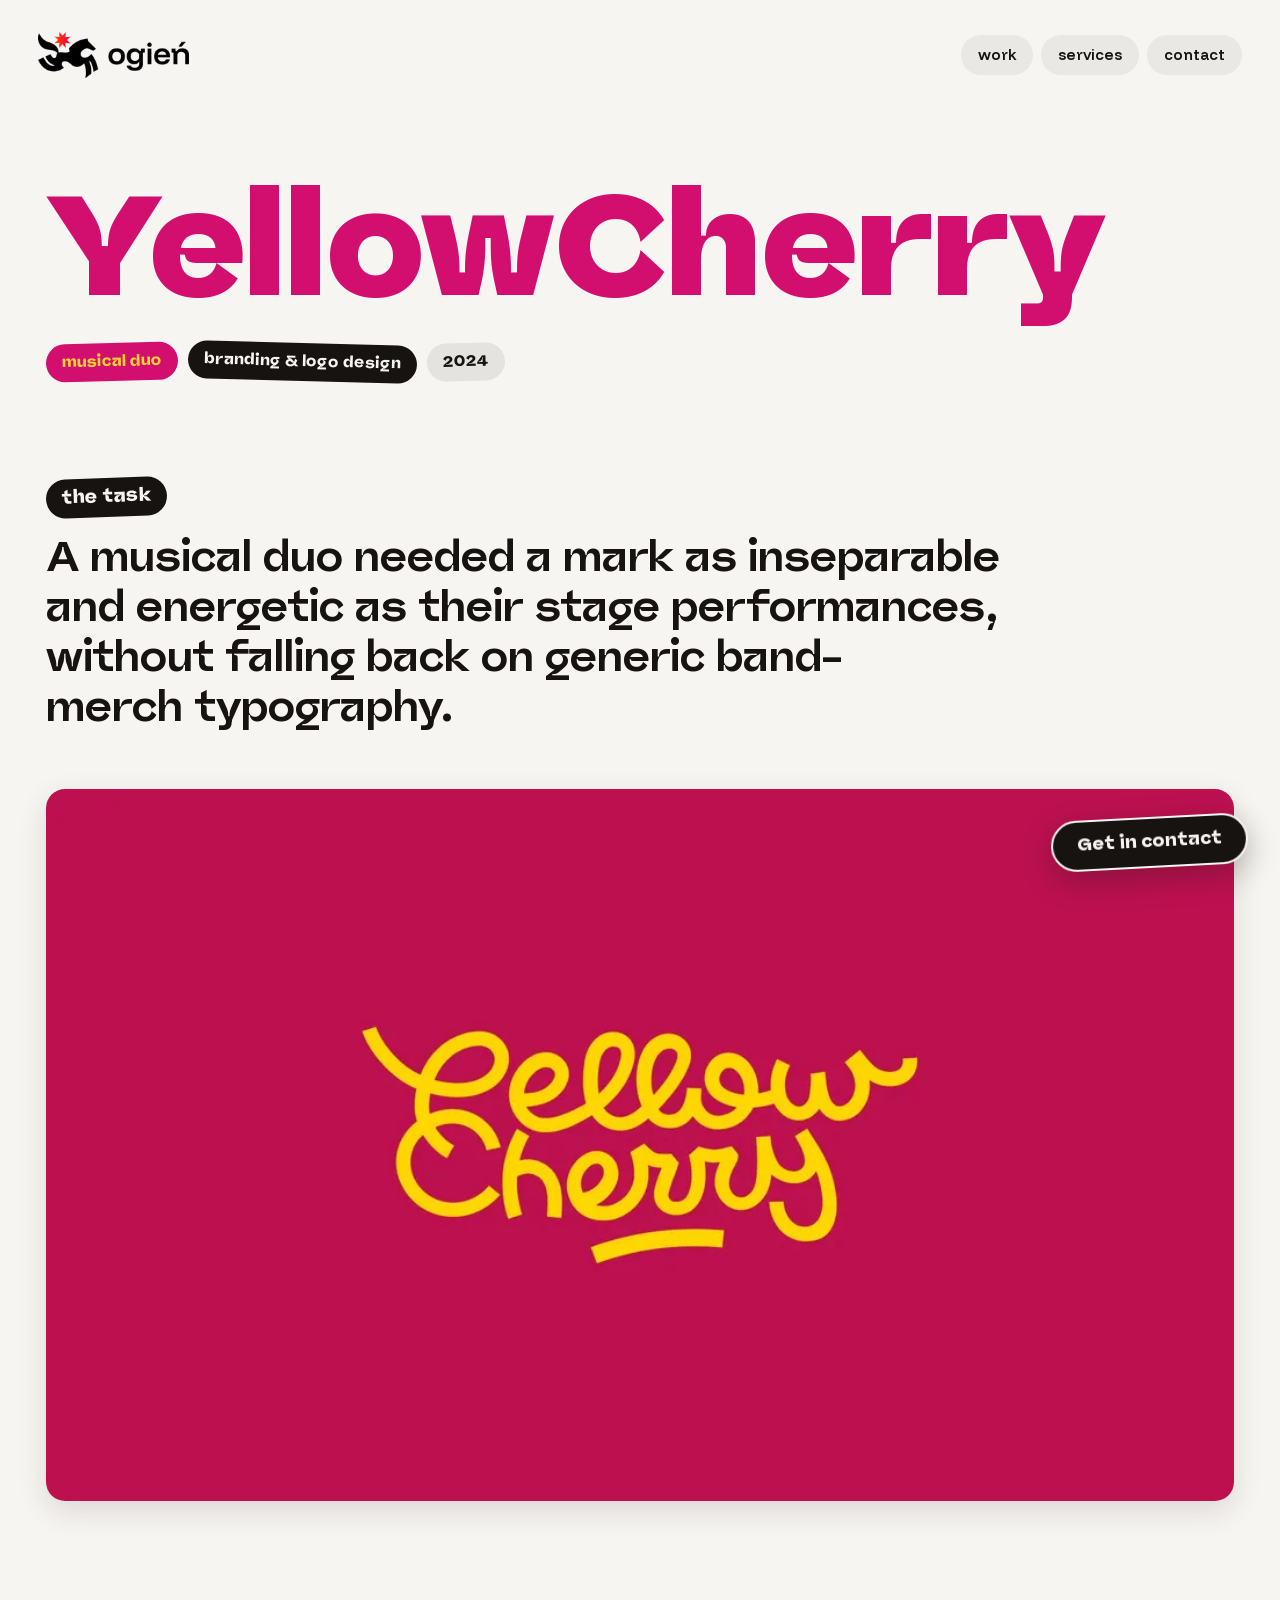
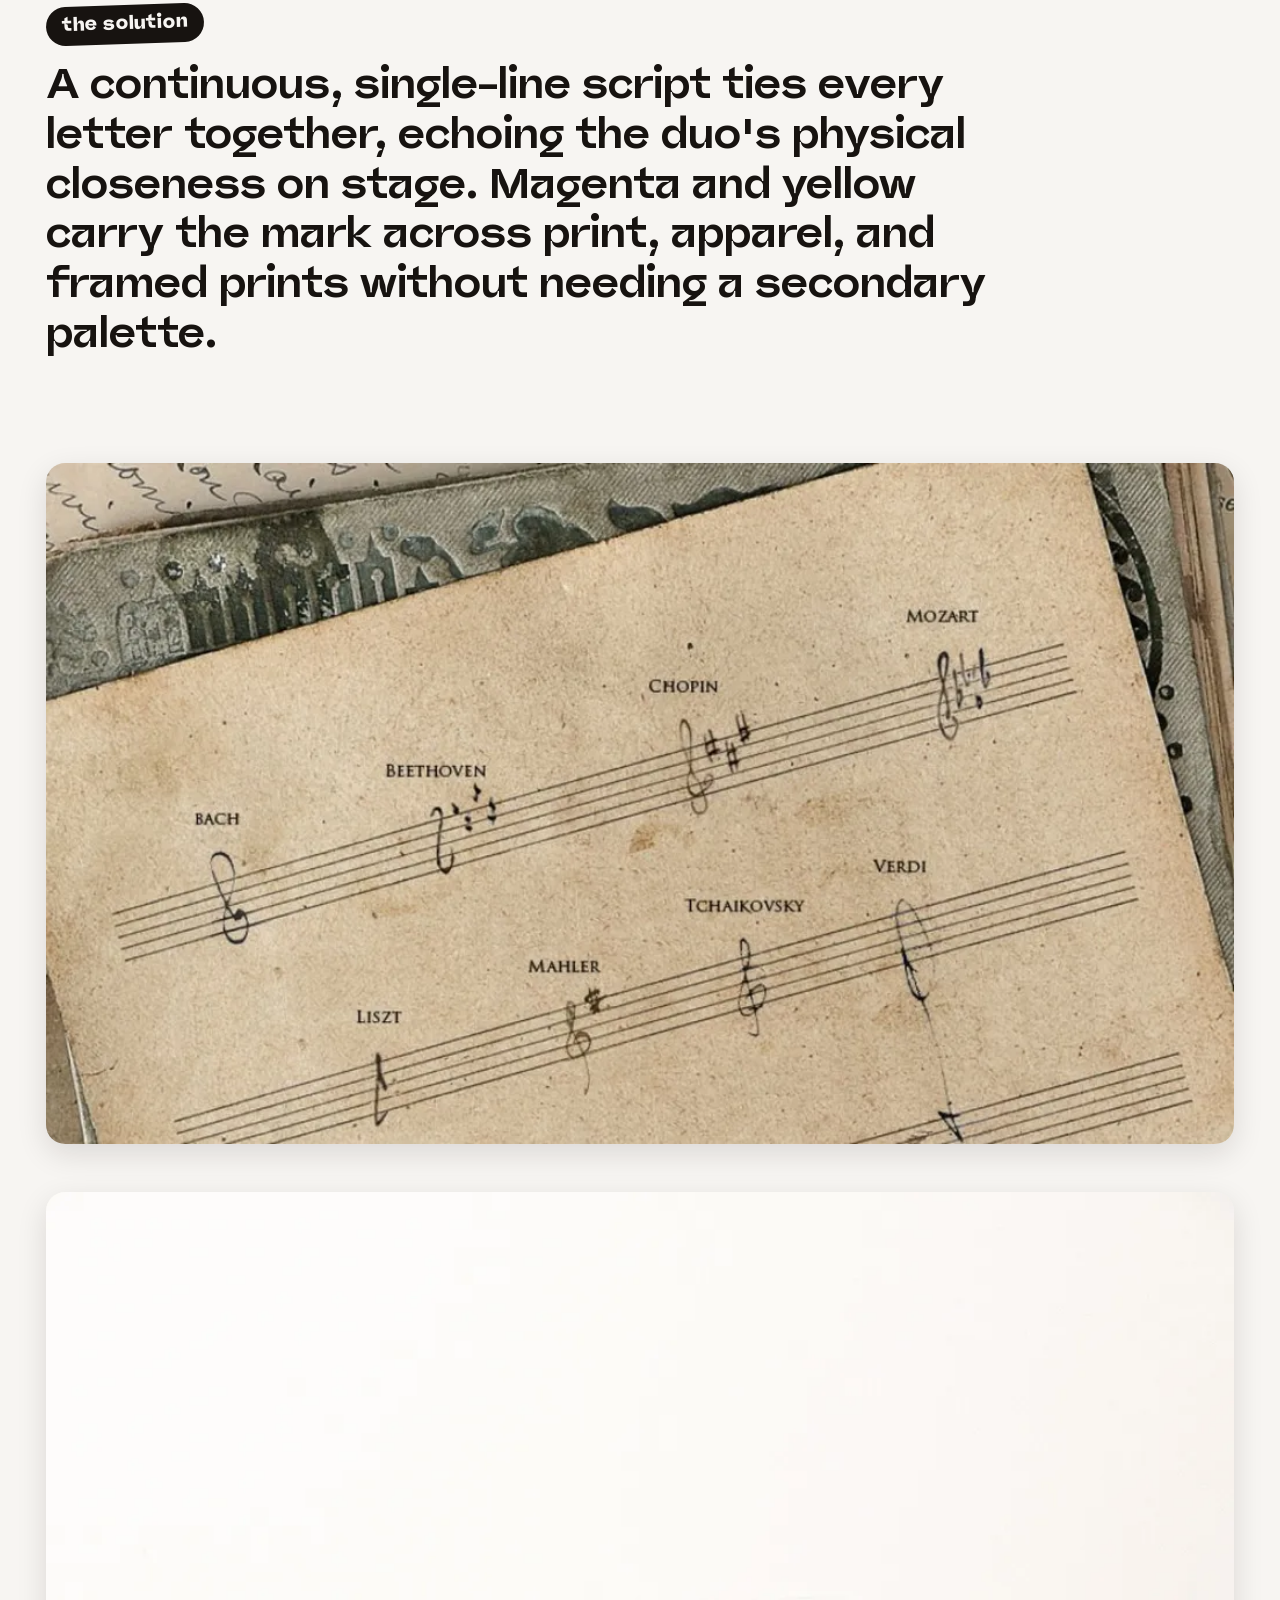
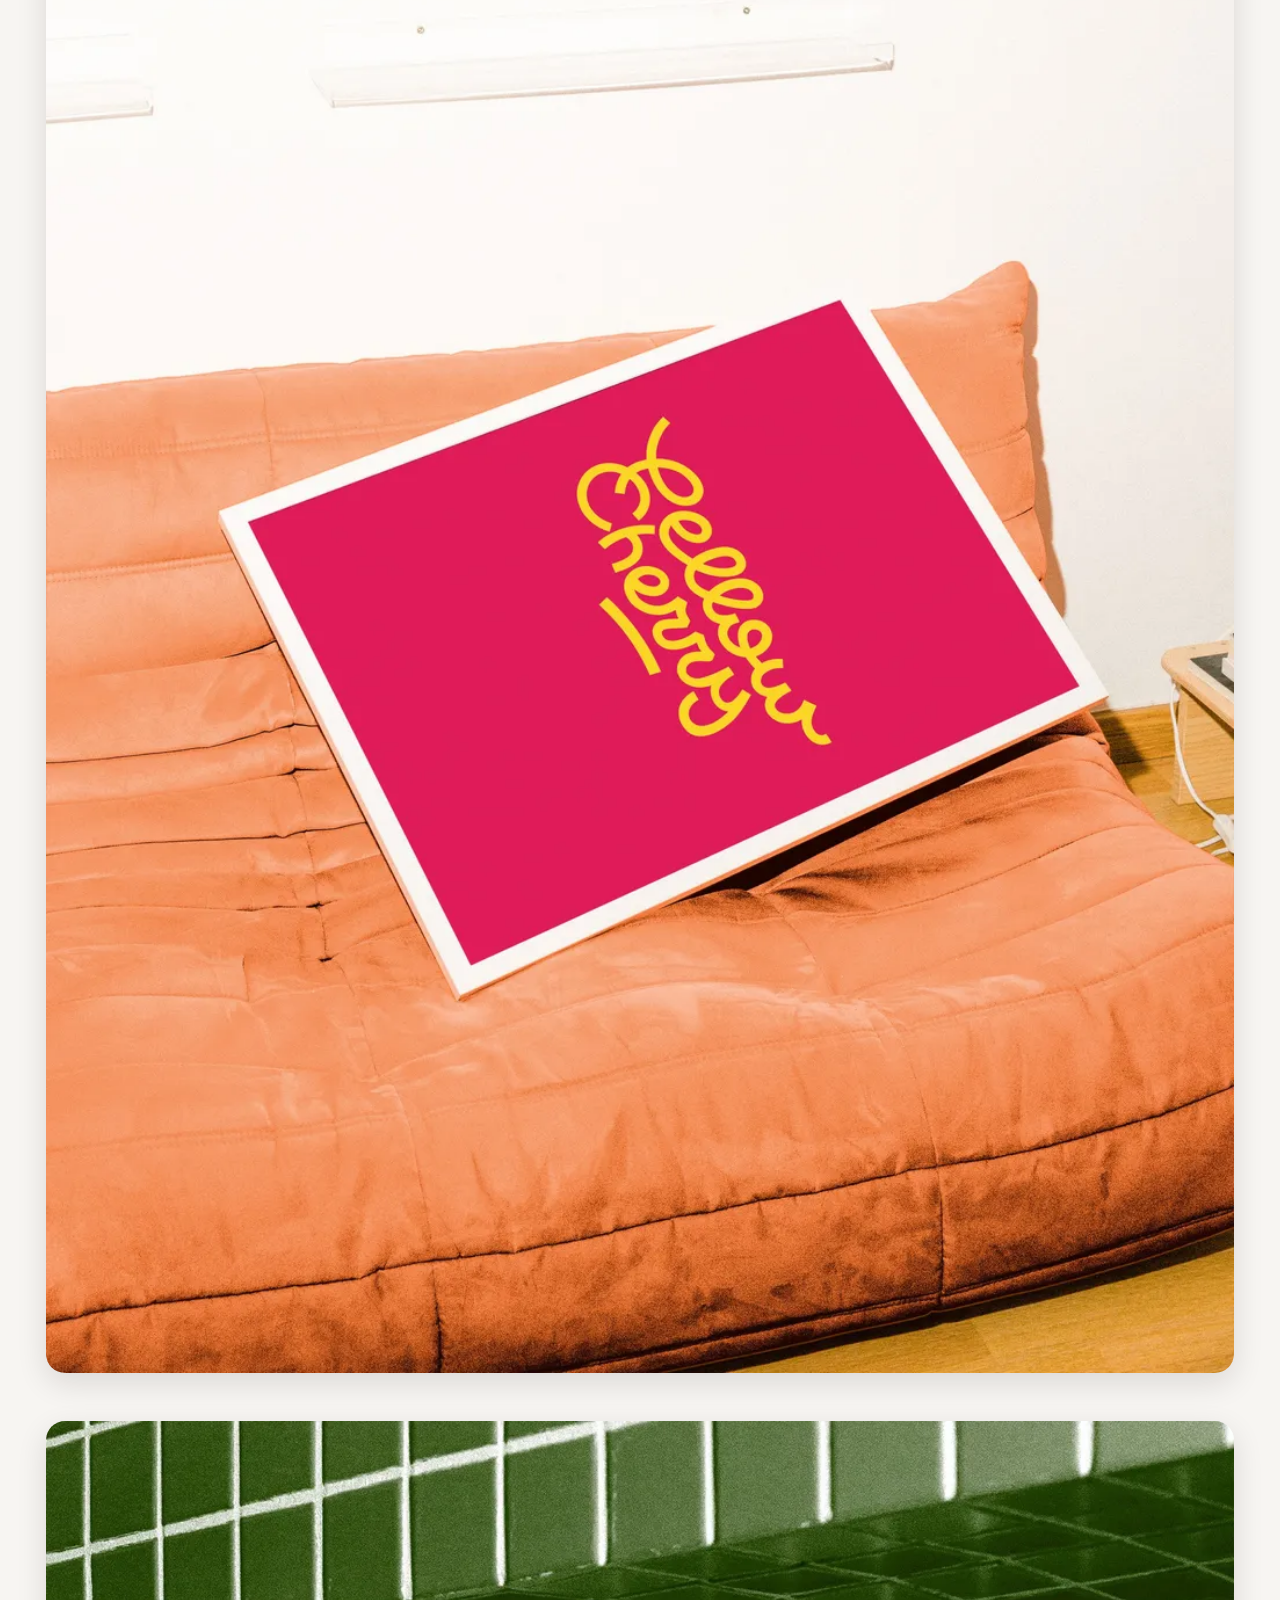
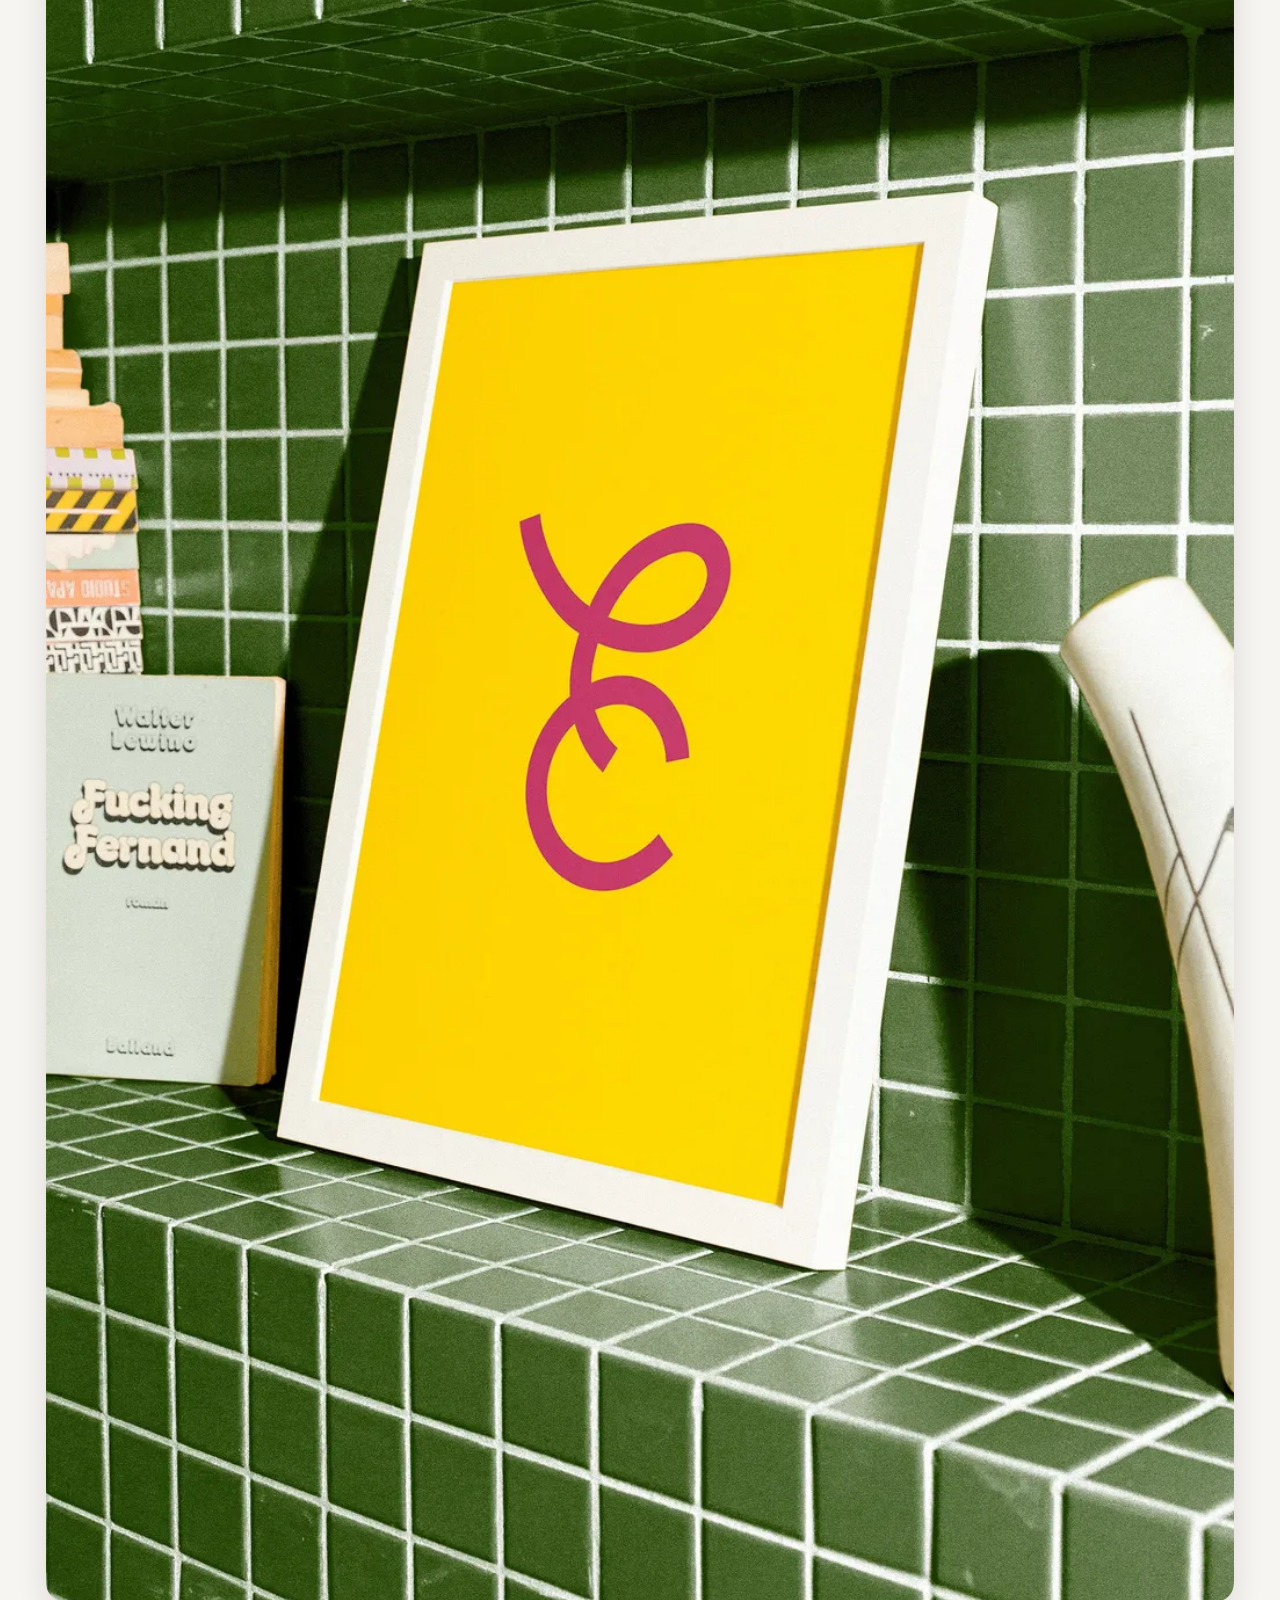
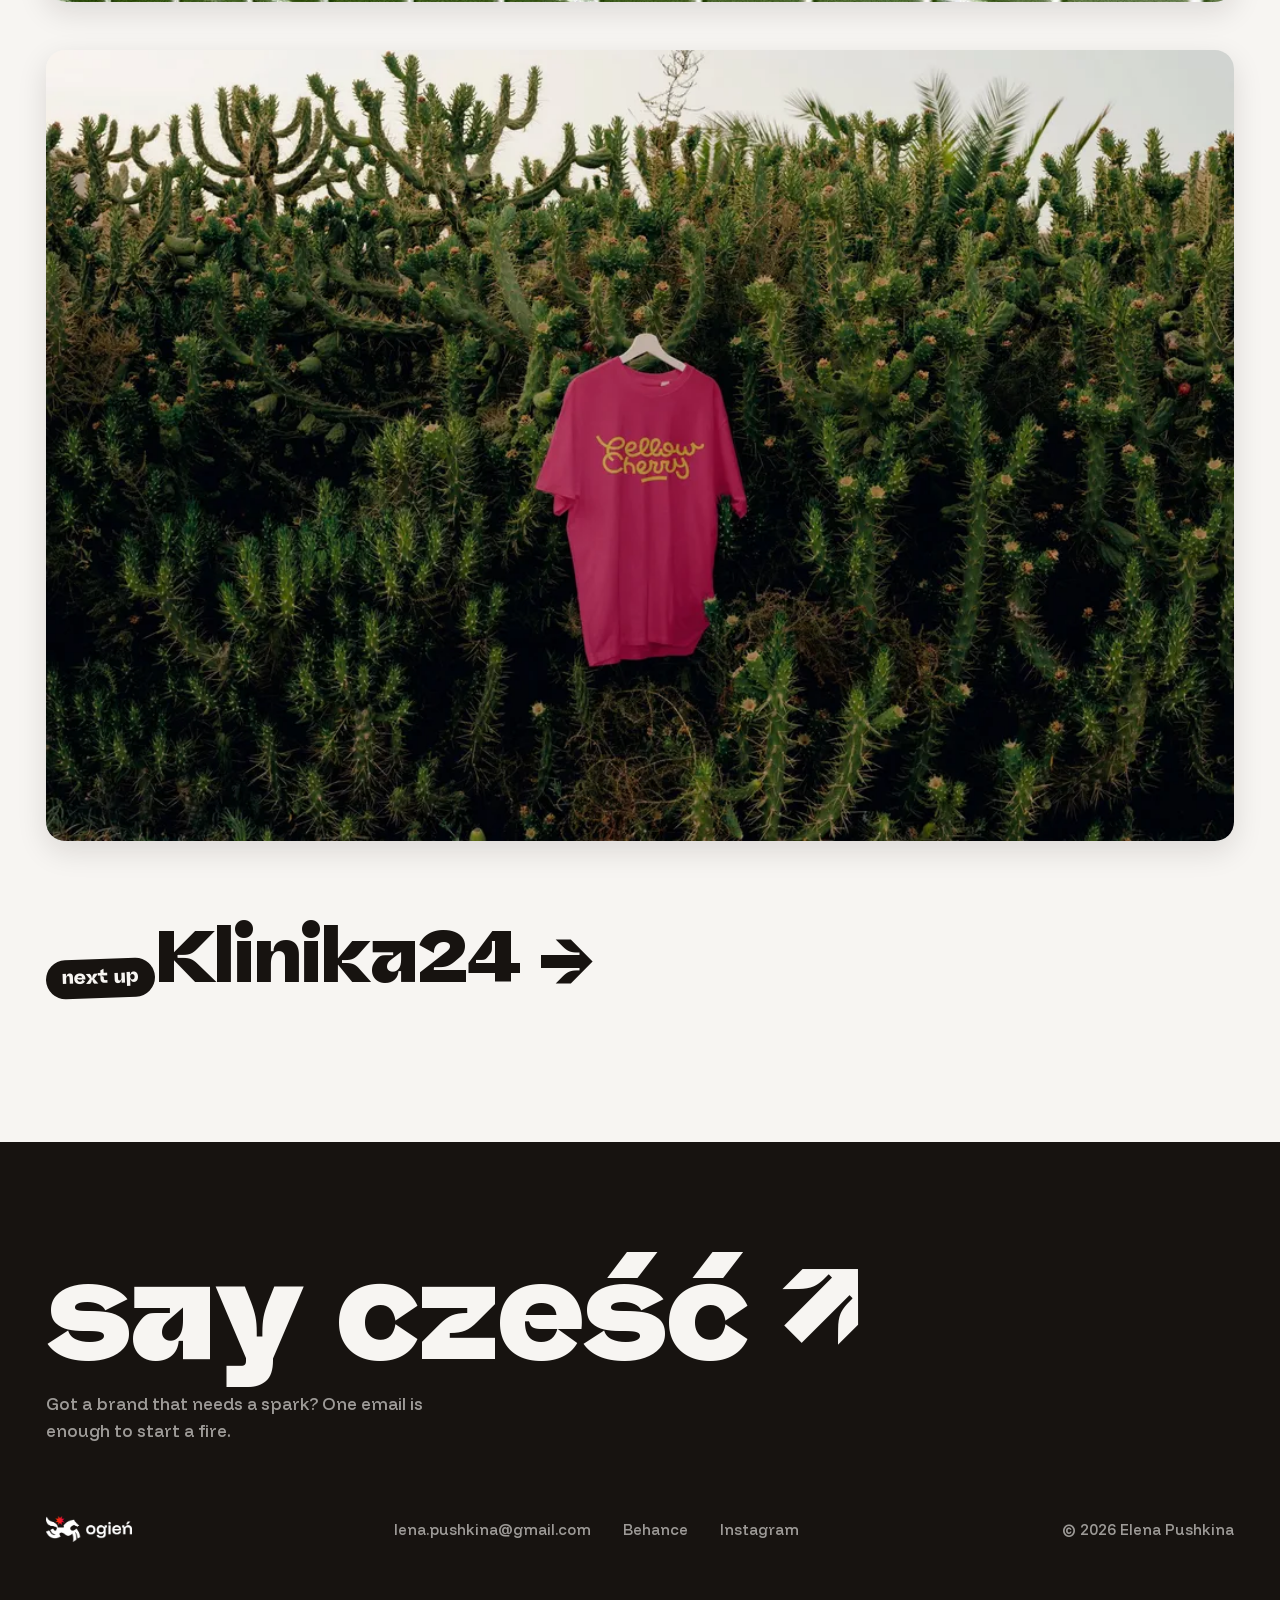
<file: design/work/yellowcherry/index.html>
<!DOCTYPE html><html lang="en" data-astro-cid-z4jru4n3><head><meta charset="utf-8"><link rel="icon" type="image/svg+xml" href="/design/favicon.svg"><meta name="viewport" content="width=device-width, initial-scale=1"><meta name="generator" content="Astro v7.0.6"><link rel="canonical" href="https://ogien.design/design/work/yellowcherry/"><title>YellowCherry — ogień</title><meta name="description" content="A hand-lettered wordmark for a two-person act who perform in constant motion."><meta property="og:type" content="website"><meta property="og:url" content="https://ogien.design/design/work/yellowcherry/"><meta property="og:title" content="YellowCherry — ogień"><meta property="og:description" content="A hand-lettered wordmark for a two-person act who perform in constant motion."><meta property="og:image" content="https://ogien.design/design/_astro/wordmark.DN5FjMAQ.jpg"><meta name="twitter:card" content="summary_large_image"><meta name="twitter:title" content="YellowCherry — ogień"><meta name="twitter:description" content="A hand-lettered wordmark for a two-person act who perform in constant motion."><link rel="stylesheet" href="/design/_astro/Footer.C1gCU2X_.css"><style>.title-block[data-astro-cid-pznzci7v]{padding-block:clamp(2rem,6vw,4.5rem) clamp(1.5rem,4vw,2.5rem)}.title-block[data-astro-cid-pznzci7v] h1[data-astro-cid-pznzci7v]{color:var(--accent);font-size:clamp(3rem,11vw,10rem);font-weight:760;line-height:.92}.tags[data-astro-cid-pznzci7v]{flex-wrap:wrap;gap:.625rem;margin-top:clamp(1.25rem,3vw,2rem);display:flex}.tag[data-astro-cid-pznzci7v]{font-family:var(--font-display);font-weight:650;font-size:var(--text-sm);border-radius:999px;padding:.45rem 1rem .5rem;transform:rotate(-1.5deg)}.tag[data-astro-cid-pznzci7v]:nth-child(2n){transform:rotate(1.5deg)}.t-client[data-astro-cid-pznzci7v]{background:var(--sticker-bg);color:var(--sticker-fg)}.t-category[data-astro-cid-pznzci7v]{background:var(--ink);color:var(--paper)}.t-year[data-astro-cid-pznzci7v]{color:var(--ink);background:#17131014}.statement[data-astro-cid-pznzci7v]{max-width:60rem;padding-block:clamp(2rem,5vw,3.5rem)}.kicker[data-astro-cid-pznzci7v]{font-family:var(--font-display);color:var(--paper);background:var(--ink);margin-bottom:var(--space-sm);border-radius:999px;padding:.3rem 1rem .4rem;font-size:1.125rem;font-weight:700;display:inline-block;transform:rotate(-2deg)}.statement[data-astro-cid-pznzci7v] p[data-astro-cid-pznzci7v]{font-family:var(--font-display);text-wrap:pretty;font-size:clamp(1.5rem,3.2vw,2.75rem);font-weight:550;line-height:1.22}.gallery[data-astro-cid-pznzci7v]{gap:clamp(1.5rem,4vw,3rem);display:grid}.plate[data-astro-cid-pznzci7v]{border-radius:var(--radius-card);margin:0;overflow:hidden;box-shadow:0 10px 30px #1713101f}.plate[data-astro-cid-pznzci7v] img{width:100%;height:auto}.plate[data-astro-cid-pznzci7v] figcaption[data-astro-cid-pznzci7v]{padding:var(--space-xs) var(--space-sm) var(--space-sm);font-size:var(--text-sm);color:var(--smoke);max-width:60ch}.plate[data-astro-cid-pznzci7v].inline{justify-self:start;max-width:28rem;transform:rotate(-1.5deg)}.next[data-astro-cid-pznzci7v]{padding-block:clamp(3rem,7vw,5rem) 0}.next[data-astro-cid-pznzci7v] a[data-astro-cid-pznzci7v]{font-family:var(--font-display);color:var(--ink);font-variation-settings:"wght" 740, "ital" 0;transition:font-variation-settings .3s var(--ease-out-quart), color .3s var(--ease-out-quart);font-size:clamp(2.25rem,6vw,4.5rem);font-weight:740;line-height:1;text-decoration:none;display:inline-block}.next[data-astro-cid-pznzci7v] a[data-astro-cid-pznzci7v]:hover,.next[data-astro-cid-pznzci7v] a[data-astro-cid-pznzci7v]:focus-visible{color:var(--next-accent);font-variation-settings:"wght" 740, "ital" 12}
</style></head><body data-astro-cid-z4jru4n3><header class="nav solid" data-astro-cid-wpvy4v7s><div class="nav-inner" data-astro-cid-wpvy4v7s><a href="/design" class="brand" aria-label="ogień — home" data-astro-cid-wpvy4v7s><img src="/design/_astro/logo-lockup-black.DSKNkNii_4s92K.webp" srcset="/design/_astro/logo-lockup-black.DSKNkNii_1SRmSt.webp 220w, /design/_astro/logo-lockup-black.DSKNkNii_25NYOC.webp 320w" alt="ogień" sizes="(min-width: 640px) 220px, 160px" data-astro-cid-wpvy4v7s="true" loading="eager" decoding="sync" fetchpriority="high" width="1775" height="544"></a><nav aria-label="Primary" data-astro-cid-wpvy4v7s><ul data-astro-cid-wpvy4v7s><li data-astro-cid-wpvy4v7s><a href="/design/#work" data-astro-cid-wpvy4v7s>work</a></li><li data-astro-cid-wpvy4v7s><a href="/design/services" data-astro-cid-wpvy4v7s>services</a></li><li data-astro-cid-wpvy4v7s><a href="/design/contact" data-astro-cid-wpvy4v7s>contact</a></li></ul></nav></div></header><main class="container" style="--accent: #d20f6e; --sticker-bg: #d20f6e; --sticker-fg: #ffd233; --next-accent: #6b4bd8;" data-astro-cid-pznzci7v><header class="title-block" data-astro-cid-pznzci7v><h1 data-reveal data-astro-cid-pznzci7v>YellowCherry</h1><div class="tags" data-reveal data-reveal-delay="1" data-astro-cid-pznzci7v><span class="tag t-client" data-astro-cid-pznzci7v>musical duo</span><span class="tag t-category" data-astro-cid-pznzci7v>branding &amp; logo design</span><span class="tag t-year" data-astro-cid-pznzci7v>2024</span></div></header><section class="statement" data-astro-cid-pznzci7v><span class="kicker" data-reveal data-astro-cid-pznzci7v>the task</span><p data-reveal data-reveal-delay="1" data-astro-cid-pznzci7v>A musical duo needed a mark as inseparable and energetic as their stage performances, without falling back on generic band-merch typography.</p></section><section class="gallery" data-astro-cid-pznzci7v><figure class="plate" data-reveal data-astro-cid-pznzci7v><img src="/design/_astro/wordmark.DN5FjMAQ_2g4r1p.webp" srcset="/design/_astro/wordmark.DN5FjMAQ_1IpSdU.webp 640w, /design/_astro/wordmark.DN5FjMAQ_RCznm.webp 1024w, /design/_astro/wordmark.DN5FjMAQ_1BO5EC.webp 1600w, /design/_astro/wordmark.DN5FjMAQ_2g4r1p.webp 1769w" alt="YellowCherry hand-lettered wordmark in yellow on magenta" sizes="(min-width: 64rem) 80vw, 100vw" loading="eager" data-astro-cid-pznzci7v="true" decoding="async" width="1769" height="1060"></figure><div class="statement solution" data-astro-cid-pznzci7v><span class="kicker" data-reveal data-astro-cid-pznzci7v>the solution</span><p data-reveal data-reveal-delay="1" data-astro-cid-pznzci7v>A continuous, single-line script ties every letter together, echoing the duo&#39;s physical closeness on stage. Magenta and yellow carry the mark across print, apparel, and framed prints without needing a secondary palette.</p></div><figure class="plate" data-reveal data-astro-cid-pznzci7v><img src="/design/_astro/score.twrwmOxr_1K8ss7.webp" srcset="/design/_astro/score.twrwmOxr_8FtSM.webp 640w, /design/_astro/score.twrwmOxr_oY6pq.webp 1024w, /design/_astro/score.twrwmOxr_Z1cKpIy.webp 1600w, /design/_astro/score.twrwmOxr_1K8ss7.webp 1920w" alt="YellowCherry wordmark stamped on a vintage sheet-music page" sizes="(min-width: 64rem) 80vw, 100vw" loading="lazy" data-astro-cid-pznzci7v="true" decoding="async" width="1920" height="1100"></figure><figure class="plate" data-reveal data-astro-cid-pznzci7v><img src="/design/_astro/pillow.D1M5DYJV_Zo5Mll.webp" srcset="/design/_astro/pillow.D1M5DYJV_Z2q6rD7.webp 640w, /design/_astro/pillow.D1M5DYJV_Zd8lJp.webp 1024w, /design/_astro/pillow.D1M5DYJV_ZXbEVm.webp 1600w, /design/_astro/pillow.D1M5DYJV_ZGSAOm.webp 2200w" alt="YellowCherry print styled on a velvet sofa" sizes="(min-width: 64rem) 80vw, 100vw" loading="lazy" data-astro-cid-pznzci7v="true" decoding="async" width="2400" height="3600"></figure><figure class="plate" data-reveal data-astro-cid-pznzci7v><img src="/design/_astro/print.BmewQjVx_ZzN1gC.webp" srcset="/design/_astro/print.BmewQjVx_Z1fPWiv.webp 640w, /design/_astro/print.BmewQjVx_IN9e3.webp 1024w, /design/_astro/print.BmewQjVx_2j4uX6.webp 1600w, /design/_astro/print.BmewQjVx_ZzN1gC.webp 1920w" alt="Framed YellowCherry print against green tile" sizes="(min-width: 64rem) 80vw, 100vw" loading="lazy" data-astro-cid-pznzci7v="true" decoding="async" width="1920" height="2880"></figure><figure class="plate" data-reveal data-astro-cid-pznzci7v><img src="/design/_astro/tee.P4uDYrU1_Z1fMdPo.webp" srcset="/design/_astro/tee.P4uDYrU1_7NkiY.webp 640w, /design/_astro/tee.P4uDYrU1_dUsCk.webp 1024w, /design/_astro/tee.P4uDYrU1_PPkio.webp 1600w, /design/_astro/tee.P4uDYrU1_1hjW1X.webp 2200w" alt="YellowCherry t-shirt photographed in a wild garden" sizes="(min-width: 64rem) 80vw, 100vw" loading="lazy" data-astro-cid-pznzci7v="true" decoding="async" width="2400" height="1600"></figure></section><section class="next" data-astro-cid-pznzci7v><span class="kicker" data-reveal data-astro-cid-pznzci7v>next up</span><a href="/design/work/klinika24" data-reveal data-reveal-delay="1" data-astro-cid-pznzci7v>Klinika24&nbsp;→</a></section></main><footer class="site-footer" data-astro-cid-jo6i4kqk><a class="czesc" href="mailto:lena.pushkina@gmail.com" data-astro-cid-jo6i4kqk>say cześć&nbsp;↗</a><p class="note" data-astro-cid-jo6i4kqk>Got a brand that needs a spark? One email is enough to start a fire.</p><div class="base" data-astro-cid-jo6i4kqk><img src="/design/_astro/logo-lockup-white.Bmr6O0op_Z1yFMCf.webp" srcset="/design/_astro/logo-lockup-white.Bmr6O0op_1bBJt0.webp 220w" alt="ogień" sizes="220px" data-astro-cid-jo6i4kqk="true" loading="lazy" decoding="async" width="1775" height="544" class="lockup"><ul class="links" data-astro-cid-jo6i4kqk><li data-astro-cid-jo6i4kqk><a href="mailto:lena.pushkina@gmail.com" data-astro-cid-jo6i4kqk>lena.pushkina@gmail.com</a></li><li data-astro-cid-jo6i4kqk><a href="https://www.behance.net/pushkinadesigner" target="_blank" rel="noreferrer noopener" data-astro-cid-jo6i4kqk>Behance</a></li><li data-astro-cid-jo6i4kqk><a href="https://www.instagram.com/design.pushka/" target="_blank" rel="noreferrer noopener" data-astro-cid-jo6i4kqk>Instagram</a></li></ul><p class="meta" data-astro-cid-jo6i4kqk>&copy; 2026 Elena Pushkina</p></div></footer><a class="float-contact" href="/design/contact" data-astro-cid-z4jru4n3>Get in contact</a><script type="module">var e=new IntersectionObserver(t=>{for(let n of t)n.isIntersecting&&(n.target.classList.add(`is-visible`),e.unobserve(n.target))},{rootMargin:`0px 0px -10% 0px`,threshold:.1});document.querySelectorAll(`[data-reveal]`).forEach(t=>e.observe(t));</script></body></html>
</file>
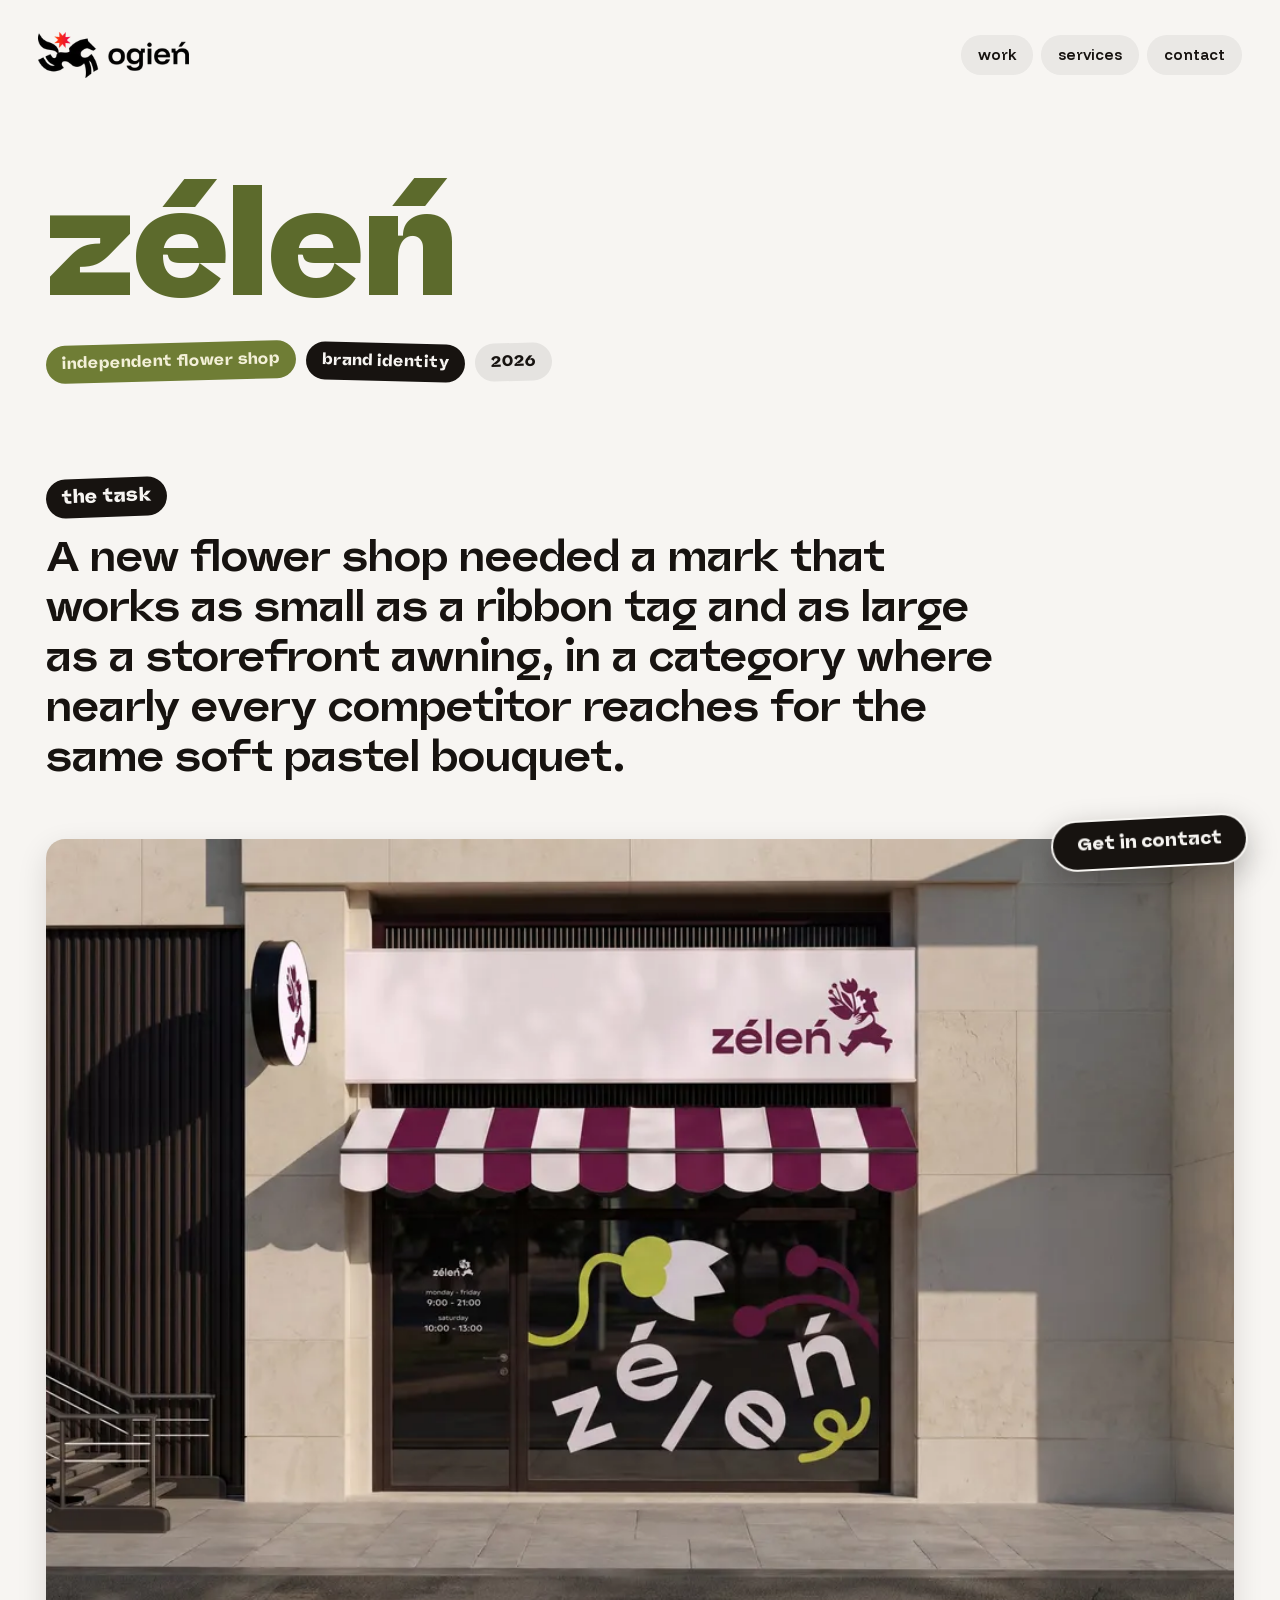
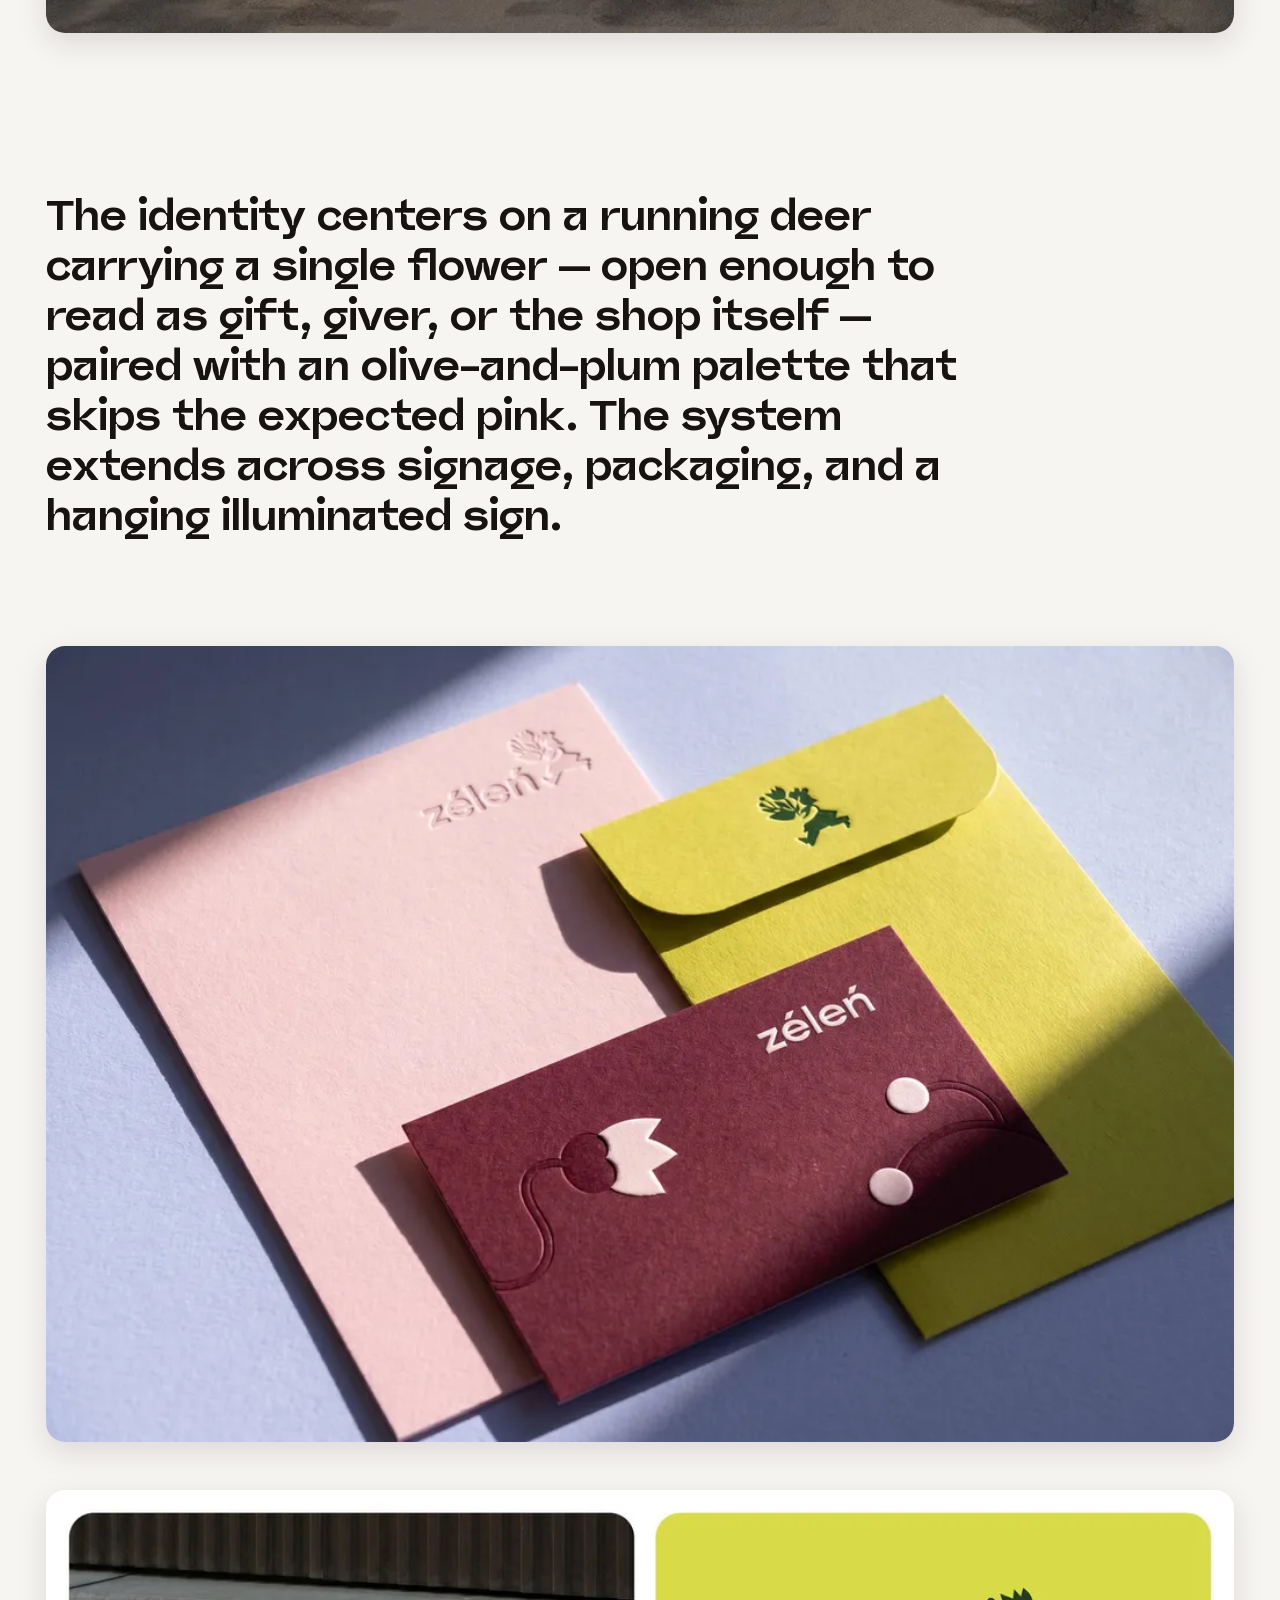
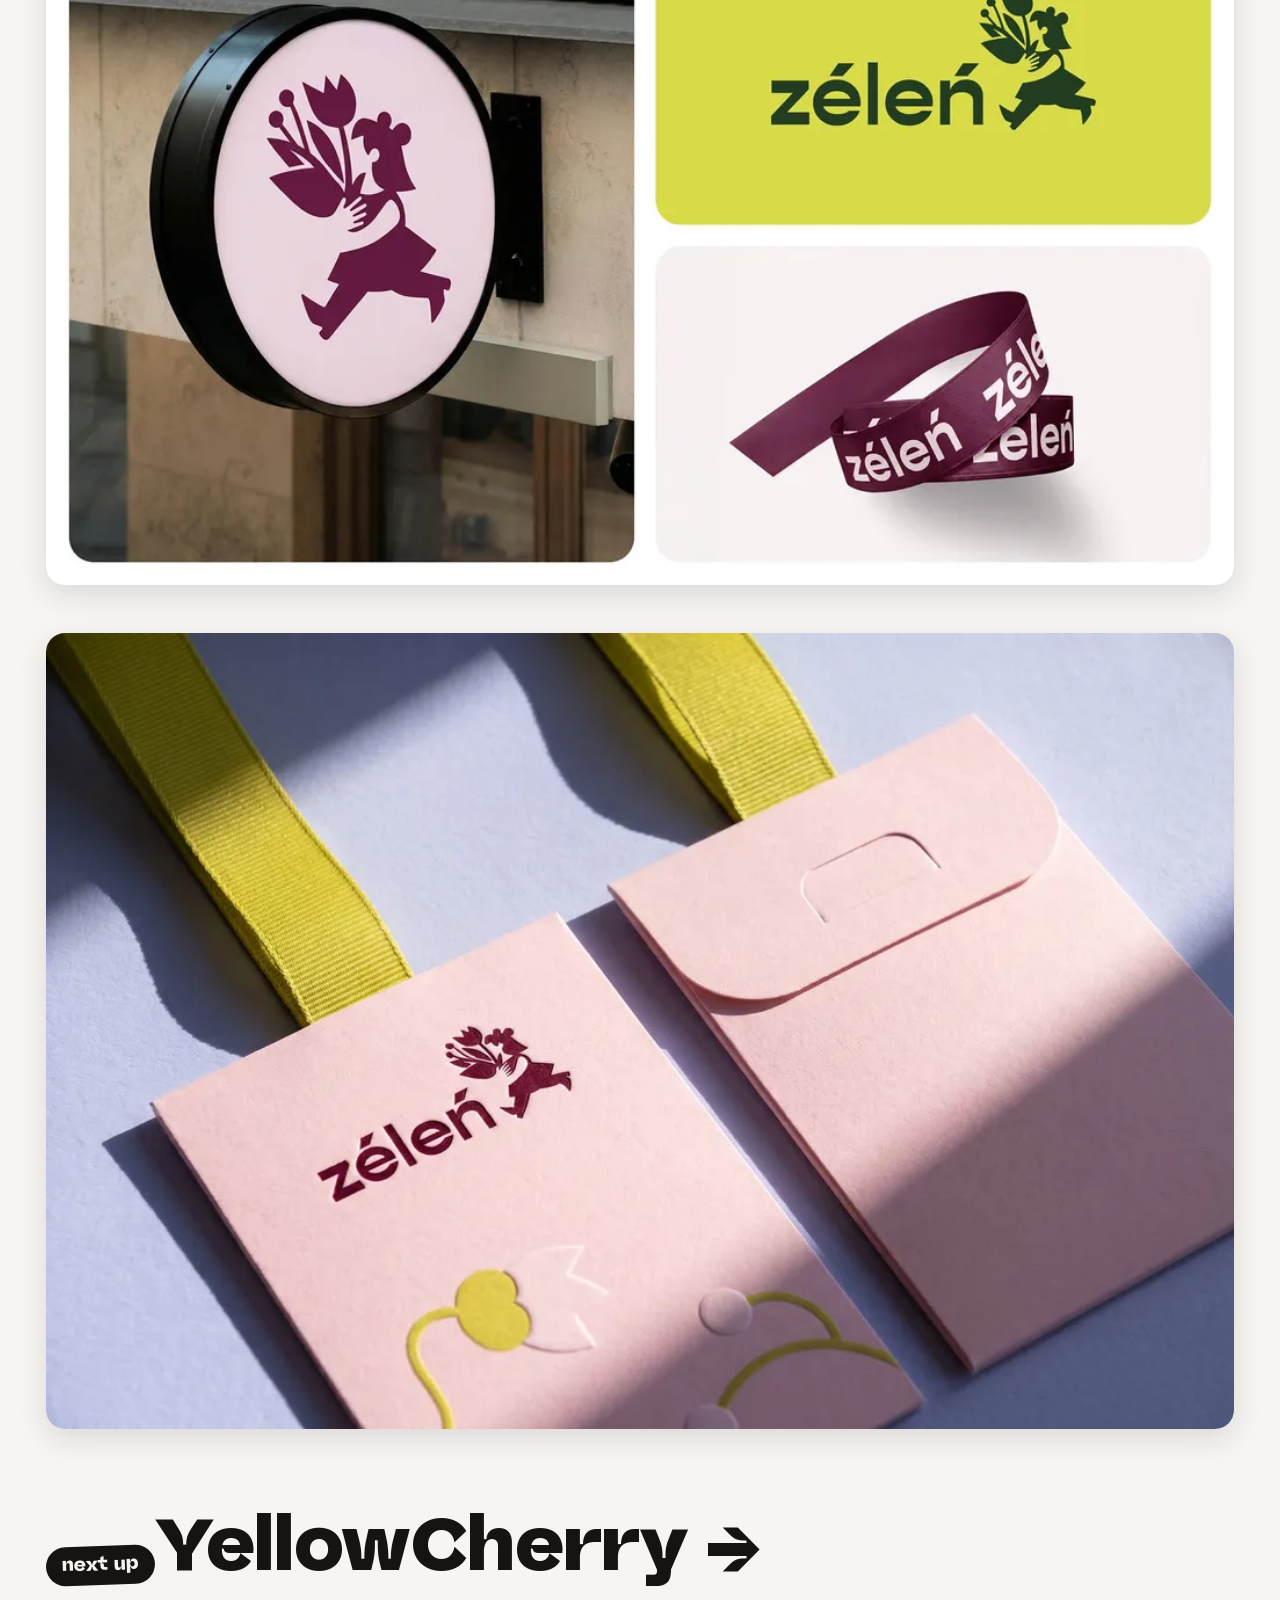
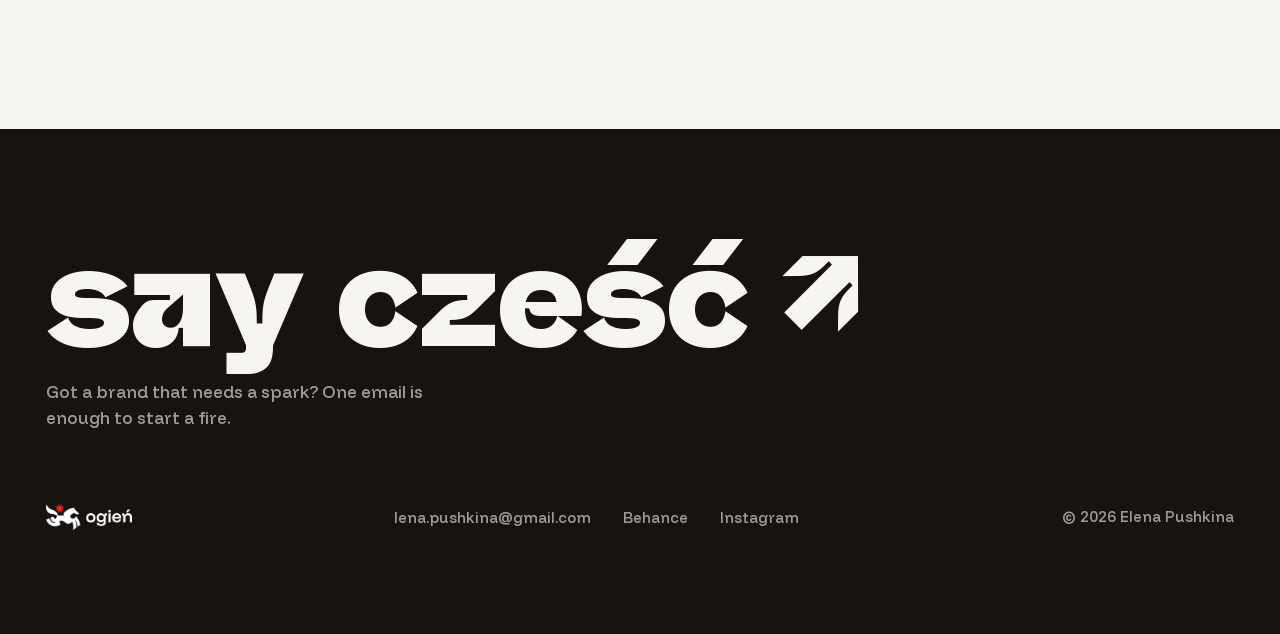
<file: design/work/zelen/index.html>
<!DOCTYPE html><html lang="en" data-astro-cid-z4jru4n3><head><meta charset="utf-8"><link rel="icon" type="image/svg+xml" href="/design/favicon.svg"><meta name="viewport" content="width=device-width, initial-scale=1"><meta name="generator" content="Astro v7.0.6"><link rel="canonical" href="https://ogien.design/design/work/zelen/"><title>zéleń — ogień</title><meta name="description" content="A deer, a flower, and a full storefront system for an independent florist."><meta property="og:type" content="website"><meta property="og:url" content="https://ogien.design/design/work/zelen/"><meta property="og:title" content="zéleń — ogień"><meta property="og:description" content="A deer, a flower, and a full storefront system for an independent florist."><meta property="og:image" content="https://ogien.design/design/_astro/storefront.Cd8LzUOQ.jpg"><meta name="twitter:card" content="summary_large_image"><meta name="twitter:title" content="zéleń — ogień"><meta name="twitter:description" content="A deer, a flower, and a full storefront system for an independent florist."><link rel="stylesheet" href="/design/_astro/Footer.C1gCU2X_.css"><style>.title-block[data-astro-cid-pznzci7v]{padding-block:clamp(2rem,6vw,4.5rem) clamp(1.5rem,4vw,2.5rem)}.title-block[data-astro-cid-pznzci7v] h1[data-astro-cid-pznzci7v]{color:var(--accent);font-size:clamp(3rem,11vw,10rem);font-weight:760;line-height:.92}.tags[data-astro-cid-pznzci7v]{flex-wrap:wrap;gap:.625rem;margin-top:clamp(1.25rem,3vw,2rem);display:flex}.tag[data-astro-cid-pznzci7v]{font-family:var(--font-display);font-weight:650;font-size:var(--text-sm);border-radius:999px;padding:.45rem 1rem .5rem;transform:rotate(-1.5deg)}.tag[data-astro-cid-pznzci7v]:nth-child(2n){transform:rotate(1.5deg)}.t-client[data-astro-cid-pznzci7v]{background:var(--sticker-bg);color:var(--sticker-fg)}.t-category[data-astro-cid-pznzci7v]{background:var(--ink);color:var(--paper)}.t-year[data-astro-cid-pznzci7v]{color:var(--ink);background:#17131014}.statement[data-astro-cid-pznzci7v]{max-width:60rem;padding-block:clamp(2rem,5vw,3.5rem)}.kicker[data-astro-cid-pznzci7v]{font-family:var(--font-display);color:var(--paper);background:var(--ink);margin-bottom:var(--space-sm);border-radius:999px;padding:.3rem 1rem .4rem;font-size:1.125rem;font-weight:700;display:inline-block;transform:rotate(-2deg)}.statement[data-astro-cid-pznzci7v] p[data-astro-cid-pznzci7v]{font-family:var(--font-display);text-wrap:pretty;font-size:clamp(1.5rem,3.2vw,2.75rem);font-weight:550;line-height:1.22}.gallery[data-astro-cid-pznzci7v]{gap:clamp(1.5rem,4vw,3rem);display:grid}.plate[data-astro-cid-pznzci7v]{border-radius:var(--radius-card);margin:0;overflow:hidden;box-shadow:0 10px 30px #1713101f}.plate[data-astro-cid-pznzci7v] img{width:100%;height:auto}.plate[data-astro-cid-pznzci7v] figcaption[data-astro-cid-pznzci7v]{padding:var(--space-xs) var(--space-sm) var(--space-sm);font-size:var(--text-sm);color:var(--smoke);max-width:60ch}.plate[data-astro-cid-pznzci7v].inline{justify-self:start;max-width:28rem;transform:rotate(-1.5deg)}.next[data-astro-cid-pznzci7v]{padding-block:clamp(3rem,7vw,5rem) 0}.next[data-astro-cid-pznzci7v] a[data-astro-cid-pznzci7v]{font-family:var(--font-display);color:var(--ink);font-variation-settings:"wght" 740, "ital" 0;transition:font-variation-settings .3s var(--ease-out-quart), color .3s var(--ease-out-quart);font-size:clamp(2.25rem,6vw,4.5rem);font-weight:740;line-height:1;text-decoration:none;display:inline-block}.next[data-astro-cid-pznzci7v] a[data-astro-cid-pznzci7v]:hover,.next[data-astro-cid-pznzci7v] a[data-astro-cid-pznzci7v]:focus-visible{color:var(--next-accent);font-variation-settings:"wght" 740, "ital" 12}
</style></head><body data-astro-cid-z4jru4n3><header class="nav solid" data-astro-cid-wpvy4v7s><div class="nav-inner" data-astro-cid-wpvy4v7s><a href="/design" class="brand" aria-label="ogień — home" data-astro-cid-wpvy4v7s><img src="/design/_astro/logo-lockup-black.DSKNkNii_4s92K.webp" srcset="/design/_astro/logo-lockup-black.DSKNkNii_1SRmSt.webp 220w, /design/_astro/logo-lockup-black.DSKNkNii_25NYOC.webp 320w" alt="ogień" sizes="(min-width: 640px) 220px, 160px" data-astro-cid-wpvy4v7s="true" loading="eager" decoding="sync" fetchpriority="high" width="1775" height="544"></a><nav aria-label="Primary" data-astro-cid-wpvy4v7s><ul data-astro-cid-wpvy4v7s><li data-astro-cid-wpvy4v7s><a href="/design/#work" data-astro-cid-wpvy4v7s>work</a></li><li data-astro-cid-wpvy4v7s><a href="/design/services" data-astro-cid-wpvy4v7s>services</a></li><li data-astro-cid-wpvy4v7s><a href="/design/contact" data-astro-cid-wpvy4v7s>contact</a></li></ul></nav></div></header><main class="container" style="--accent: #5c6a2c; --sticker-bg: #6f7d35; --sticker-fg: #f3f0d8; --next-accent: #d20f6e;" data-astro-cid-pznzci7v><header class="title-block" data-astro-cid-pznzci7v><h1 data-reveal data-astro-cid-pznzci7v>zéleń</h1><div class="tags" data-reveal data-reveal-delay="1" data-astro-cid-pznzci7v><span class="tag t-client" data-astro-cid-pznzci7v>independent flower shop</span><span class="tag t-category" data-astro-cid-pznzci7v>brand identity</span><span class="tag t-year" data-astro-cid-pznzci7v>2026</span></div></header><section class="statement" data-astro-cid-pznzci7v><span class="kicker" data-reveal data-astro-cid-pznzci7v>the task</span><p data-reveal data-reveal-delay="1" data-astro-cid-pznzci7v>A new flower shop needed a mark that works as small as a ribbon tag and as large as a storefront awning, in a category where nearly every competitor reaches for the same soft pastel bouquet.</p></section><section class="gallery" data-astro-cid-pznzci7v><figure class="plate" data-reveal data-astro-cid-pznzci7v><img src="/design/_astro/storefront.Cd8LzUOQ_Z1HBWx4.webp" srcset="/design/_astro/storefront.Cd8LzUOQ_Z23k1TJ.webp 640w, /design/_astro/storefront.Cd8LzUOQ_ZUPzpJ.webp 1024w, /design/_astro/storefront.Cd8LzUOQ_1yJBmG.webp 1600w, /design/_astro/storefront.Cd8LzUOQ_1kWOks.webp 2200w" alt="zéleń storefront with striped awning and hand-painted lettering" sizes="(min-width: 64rem) 80vw, 100vw" loading="eager" data-astro-cid-pznzci7v="true" decoding="async" width="2400" height="1605"></figure><div class="statement solution" data-astro-cid-pznzci7v><span class="kicker" data-reveal data-astro-cid-pznzci7v>the solution</span><p data-reveal data-reveal-delay="1" data-astro-cid-pznzci7v>The identity centers on a running deer carrying a single flower — open enough to read as gift, giver, or the shop itself — paired with an olive-and-plum palette that skips the expected pink. The system extends across signage, packaging, and a hanging illuminated sign.</p></div><figure class="plate" data-reveal data-astro-cid-pznzci7v><img src="/design/_astro/sign.B6_yv2VA_1Uzj6V.webp" srcset="/design/_astro/sign.B6_yv2VA_Z1nhH73.webp 640w, /design/_astro/sign.B6_yv2VA_Z1JNQE0.webp 1024w, /design/_astro/sign.B6_yv2VA_Z2evE5B.webp 1600w, /design/_astro/sign.B6_yv2VA_1Uzj6V.webp 1920w" alt="Illuminated round sign with the zéleń deer-and-flower mark" sizes="(min-width: 64rem) 80vw, 100vw" loading="lazy" data-astro-cid-pznzci7v="true" decoding="async" width="1920" height="1288"></figure><figure class="plate" data-reveal data-astro-cid-pznzci7v><img src="/design/_astro/pack-1.g0YaaxMu_ZLR6TY.webp" srcset="/design/_astro/pack-1.g0YaaxMu_18F5J4.webp 640w, /design/_astro/pack-1.g0YaaxMu_2iuyje.webp 1024w, /design/_astro/pack-1.g0YaaxMu_mTNHk.webp 1600w, /design/_astro/pack-1.g0YaaxMu_ZLR6TY.webp 1920w" alt="Pink and plum gift packaging with the zéleń wordmark" sizes="(min-width: 64rem) 80vw, 100vw" loading="lazy" data-astro-cid-pznzci7v="true" decoding="async" width="1920" height="1124"></figure><figure class="plate" data-reveal data-astro-cid-pznzci7v><img src="/design/_astro/pack-2.Eiw7PifE_ZU3nrr.webp" srcset="/design/_astro/pack-2.Eiw7PifE_Zw42Hf.webp 640w, /design/_astro/pack-2.Eiw7PifE_OV4cg.webp 1024w, /design/_astro/pack-2.Eiw7PifE_Z2lxb7l.webp 1600w, /design/_astro/pack-2.Eiw7PifE_ZU3nrr.webp 1920w" alt="Olive and plum envelope packaging variations" sizes="(min-width: 64rem) 80vw, 100vw" loading="lazy" data-astro-cid-pznzci7v="true" decoding="async" width="1920" height="1288"></figure></section><section class="next" data-astro-cid-pznzci7v><span class="kicker" data-reveal data-astro-cid-pznzci7v>next up</span><a href="/design/work/yellowcherry" data-reveal data-reveal-delay="1" data-astro-cid-pznzci7v>YellowCherry&nbsp;→</a></section></main><footer class="site-footer" data-astro-cid-jo6i4kqk><a class="czesc" href="mailto:lena.pushkina@gmail.com" data-astro-cid-jo6i4kqk>say cześć&nbsp;↗</a><p class="note" data-astro-cid-jo6i4kqk>Got a brand that needs a spark? One email is enough to start a fire.</p><div class="base" data-astro-cid-jo6i4kqk><img src="/design/_astro/logo-lockup-white.Bmr6O0op_Z1yFMCf.webp" srcset="/design/_astro/logo-lockup-white.Bmr6O0op_1bBJt0.webp 220w" alt="ogień" sizes="220px" data-astro-cid-jo6i4kqk="true" loading="lazy" decoding="async" width="1775" height="544" class="lockup"><ul class="links" data-astro-cid-jo6i4kqk><li data-astro-cid-jo6i4kqk><a href="mailto:lena.pushkina@gmail.com" data-astro-cid-jo6i4kqk>lena.pushkina@gmail.com</a></li><li data-astro-cid-jo6i4kqk><a href="https://www.behance.net/pushkinadesigner" target="_blank" rel="noreferrer noopener" data-astro-cid-jo6i4kqk>Behance</a></li><li data-astro-cid-jo6i4kqk><a href="https://www.instagram.com/design.pushka/" target="_blank" rel="noreferrer noopener" data-astro-cid-jo6i4kqk>Instagram</a></li></ul><p class="meta" data-astro-cid-jo6i4kqk>&copy; 2026 Elena Pushkina</p></div></footer><a class="float-contact" href="/design/contact" data-astro-cid-z4jru4n3>Get in contact</a><script type="module">var e=new IntersectionObserver(t=>{for(let n of t)n.isIntersecting&&(n.target.classList.add(`is-visible`),e.unobserve(n.target))},{rootMargin:`0px 0px -10% 0px`,threshold:.1});document.querySelectorAll(`[data-reveal]`).forEach(t=>e.observe(t));</script></body></html>
</file>
<file: design/_astro/Footer.C1gCU2X_.css>
@font-face{font-family:PP Valve;src:url(/design/fonts/PPValve-PlainVariable.woff2)format("woff2");font-weight:100 800;font-style:normal;font-display:swap}@font-face{font-family:Funnel Display;src:url(/design/fonts/funnel-display-latin-ext.woff2)format("woff2");font-weight:300 800;font-style:normal;font-display:swap;unicode-range:U+100-2BA,U+2BD-2C5,U+2C7-2CC,U+2CE-2D7,U+2DD-2FF,U+304,U+308,U+329,U+1D00-1DBF,U+1E00-1E9F,U+1EF2-1EFF,U+2020,U+20A0-20AB,U+20AD-20C0,U+2113,U+2C60-2C7F,U+A720-A7FF}@font-face{font-family:Funnel Display;src:url(/design/fonts/funnel-display-latin.woff2)format("woff2");font-weight:300 800;font-style:normal;font-display:swap;unicode-range:U+??,U+131,U+152-153,U+2BB-2BC,U+2C6,U+2DA,U+2DC,U+304,U+308,U+329,U+2000-206F,U+20AC,U+2122,U+2191,U+2193,U+2212,U+2215,U+FEFF,U+FFFD}:root{--paper:#f7f5f2;--ink:#171310;--ember:#ff4d00;--smoke:#6b6259;--border-hairline:#17131024;--font-display:"PP Valve", "Funnel Display", sans-serif;--font-body:"Funnel Display", system-ui, sans-serif;--space-3xs:.25rem;--space-2xs:.5rem;--space-xs:.75rem;--space-sm:1rem;--space-md:1.5rem;--space-lg:2rem;--space-xl:3rem;--space-2xl:4rem;--space-3xl:6rem;--space-4xl:8rem;--space-5xl:10rem;--text-xs:.8125rem;--text-sm:.9375rem;--text-base:1.0625rem;--text-lg:1.375rem;--text-xl:clamp(1.75rem, 1.45rem + 1.3vw, 2.5rem);--text-2xl:clamp(2.25rem, 1.7rem + 2.3vw, 3.5rem);--text-display:clamp(2.5rem, 1.3rem + 5vw, 5.5rem);--ease-out-quart:cubic-bezier(.25, 1, .5, 1);--ease-out-expo:cubic-bezier(.16, 1, .3, 1);--ease-bounce:cubic-bezier(.34, 1.56, .64, 1);--radius-card:clamp(.75rem, 1.5vw, 1.25rem);--radius-frame:clamp(1rem, 2.5vw, 1.75rem);--page-pad:clamp(1rem, 2.5vw, 2rem);--container-max:96rem;--measure:65ch;--z-nav:100;--z-float:150;--z-overlay:200}*,:before,:after{box-sizing:border-box}html{background:var(--paper);color-scheme:light}body{background:var(--paper);color:var(--ink);font-family:var(--font-body);font-size:var(--text-base);-webkit-font-smoothing:antialiased;margin:0;font-weight:500;line-height:1.55;overflow-x:hidden}img,video{max-width:100%;display:block}a{color:inherit}h1,h2,h3,h4{font-family:var(--font-display);letter-spacing:.002em;text-wrap:balance;margin:0;font-weight:700;line-height:1.02}p{margin:0}.measure{max-width:var(--measure)}.container{width:100%;max-width:var(--container-max);margin-inline:auto;padding-inline:clamp(1.25rem,3vw + .5rem,4rem)}.visually-hidden{clip:rect(0, 0, 0, 0);white-space:nowrap;border:0;width:1px;height:1px;margin:-1px;padding:0;position:absolute;overflow:hidden}a:focus-visible,button:focus-visible{outline:3px solid var(--ember);outline-offset:4px;border-radius:4px}::selection{background:var(--ember);color:#fff}[data-reveal]{opacity:1;transform:none}@media (prefers-reduced-motion:no-preference){[data-reveal]{opacity:0;transition:opacity .7s var(--ease-out-quart), transform .7s var(--ease-out-quart);transform:translateY(24px)}[data-reveal].is-visible{opacity:1;transform:none}[data-reveal-delay="1"]{transition-delay:90ms}[data-reveal-delay="2"]{transition-delay:.18s}[data-reveal-delay="3"]{transition-delay:.27s}}@media (prefers-reduced-motion:reduce){*,:before,:after{scroll-behavior:auto!important;transition-duration:.01ms!important;animation-duration:.01ms!important;animation-iteration-count:1!important}}.float-contact[data-astro-cid-z4jru4n3]{z-index:var(--z-float);background:var(--ink);color:var(--paper);font-family:var(--font-display);font-weight:700;font-size:var(--text-base);border:2px solid var(--paper);transition:transform .3s var(--ease-bounce), background .25s var(--ease-out-quart);border-radius:999px;padding:.9rem 1.5rem 1rem;line-height:1;text-decoration:none;position:fixed;bottom:clamp(1rem,2.5vw,2rem);right:clamp(1rem,2.5vw,2rem);transform:rotate(-3deg);box-shadow:0 10px 30px #17131047}.float-contact[data-astro-cid-z4jru4n3]:hover,.float-contact[data-astro-cid-z4jru4n3]:focus-visible{background:var(--ember);transform:rotate(0)scale(1.06)}.nav[data-astro-cid-wpvy4v7s].overlay{inset-inline:0;z-index:var(--z-nav);position:absolute;top:0}.nav-inner[data-astro-cid-wpvy4v7s]{max-width:var(--container-max);justify-content:space-between;align-items:center;margin-inline:auto;padding:clamp(1.25rem,2.5vw,2rem) clamp(1.25rem,3vw,2.5rem);display:flex}.brand[data-astro-cid-wpvy4v7s]{align-items:center;display:inline-flex}.brand[data-astro-cid-wpvy4v7s] img{width:clamp(8.5rem,7rem + 3vw,11.5rem);height:auto}nav[data-astro-cid-wpvy4v7s] ul[data-astro-cid-wpvy4v7s]{gap:.5rem;margin:0;padding:0;list-style:none;display:flex}nav[data-astro-cid-wpvy4v7s] a[data-astro-cid-wpvy4v7s]{font-size:var(--text-sm);transition:background .25s var(--ease-out-quart), color .25s var(--ease-out-quart), transform .25s var(--ease-bounce);border-radius:999px;padding:.5rem 1.05rem;font-weight:600;text-decoration:none;display:inline-block}.overlay[data-astro-cid-wpvy4v7s] nav[data-astro-cid-wpvy4v7s] a[data-astro-cid-wpvy4v7s]{color:#fff;-webkit-backdrop-filter:blur(10px);background:#17131059}.overlay[data-astro-cid-wpvy4v7s] nav[data-astro-cid-wpvy4v7s] a[data-astro-cid-wpvy4v7s]:hover,.overlay[data-astro-cid-wpvy4v7s] nav[data-astro-cid-wpvy4v7s] a[data-astro-cid-wpvy4v7s][aria-current=page]{color:var(--ink);background:#fff}.solid[data-astro-cid-wpvy4v7s] nav[data-astro-cid-wpvy4v7s] a[data-astro-cid-wpvy4v7s]{color:var(--ink);background:#1713100f}.solid[data-astro-cid-wpvy4v7s] nav[data-astro-cid-wpvy4v7s] a[data-astro-cid-wpvy4v7s]:hover,.solid[data-astro-cid-wpvy4v7s] nav[data-astro-cid-wpvy4v7s] a[data-astro-cid-wpvy4v7s][aria-current=page]{background:var(--ink);color:var(--paper)}nav[data-astro-cid-wpvy4v7s] a[data-astro-cid-wpvy4v7s]:hover{transform:rotate(-2deg)}@media (width<=40rem){nav[data-astro-cid-wpvy4v7s] a[data-astro-cid-wpvy4v7s]{font-size:var(--text-xs);padding:.55rem .9rem}}.site-footer[data-astro-cid-jo6i4kqk]{background:var(--ink);color:var(--paper);margin-top:var(--space-4xl);padding:clamp(3.5rem,9vw,7rem) clamp(1.25rem,3vw + .5rem,4rem) clamp(5rem,9vw,6.5rem)}.czesc[data-astro-cid-jo6i4kqk]{font-family:var(--font-display);color:var(--paper);font-variation-settings:"wght" 780, "ital" 0;transition:font-variation-settings .35s var(--ease-out-quart), color .35s var(--ease-out-quart);font-size:clamp(3rem,10vw,9rem);font-weight:780;line-height:.95;text-decoration:none;display:inline-block}.czesc[data-astro-cid-jo6i4kqk]:hover{color:var(--ember);font-variation-settings:"wght" 780, "ital" 12}.note[data-astro-cid-jo6i4kqk]{margin-top:var(--space-sm);color:#f7f5f299;max-width:40ch}.base[data-astro-cid-jo6i4kqk]{gap:var(--space-sm) var(--space-xl);flex-wrap:wrap;justify-content:space-between;align-items:center;margin-top:clamp(2.5rem,6vw,4.5rem);display:flex}.base[data-astro-cid-jo6i4kqk] .lockup{width:auto;height:1.625rem}.links[data-astro-cid-jo6i4kqk]{gap:var(--space-lg);flex-wrap:wrap;margin:0;padding:0;list-style:none;display:flex}.links[data-astro-cid-jo6i4kqk] a[data-astro-cid-jo6i4kqk],.meta[data-astro-cid-jo6i4kqk]{font-size:var(--text-sm);color:#f7f5f299;transition:color .2s var(--ease-out-quart);text-decoration:none}.links[data-astro-cid-jo6i4kqk] a[data-astro-cid-jo6i4kqk]:hover{color:var(--paper)}
</file>
